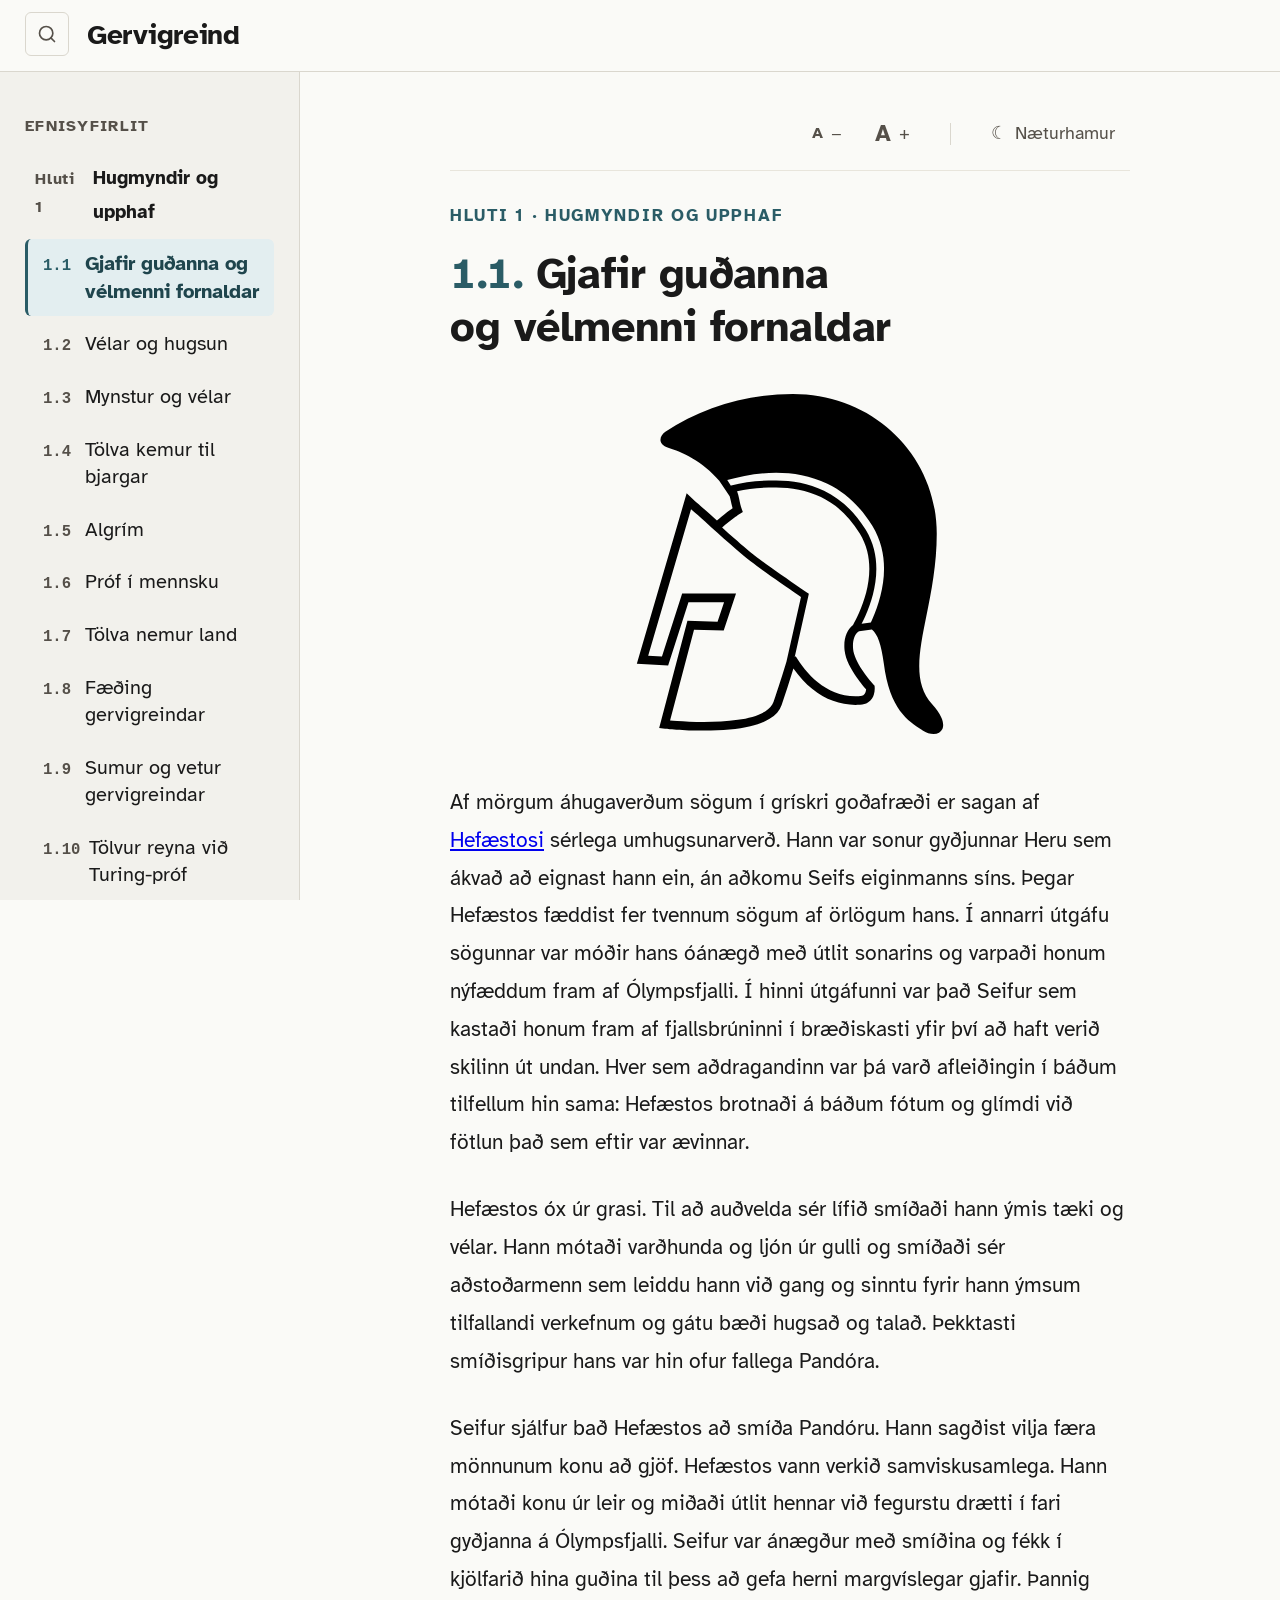
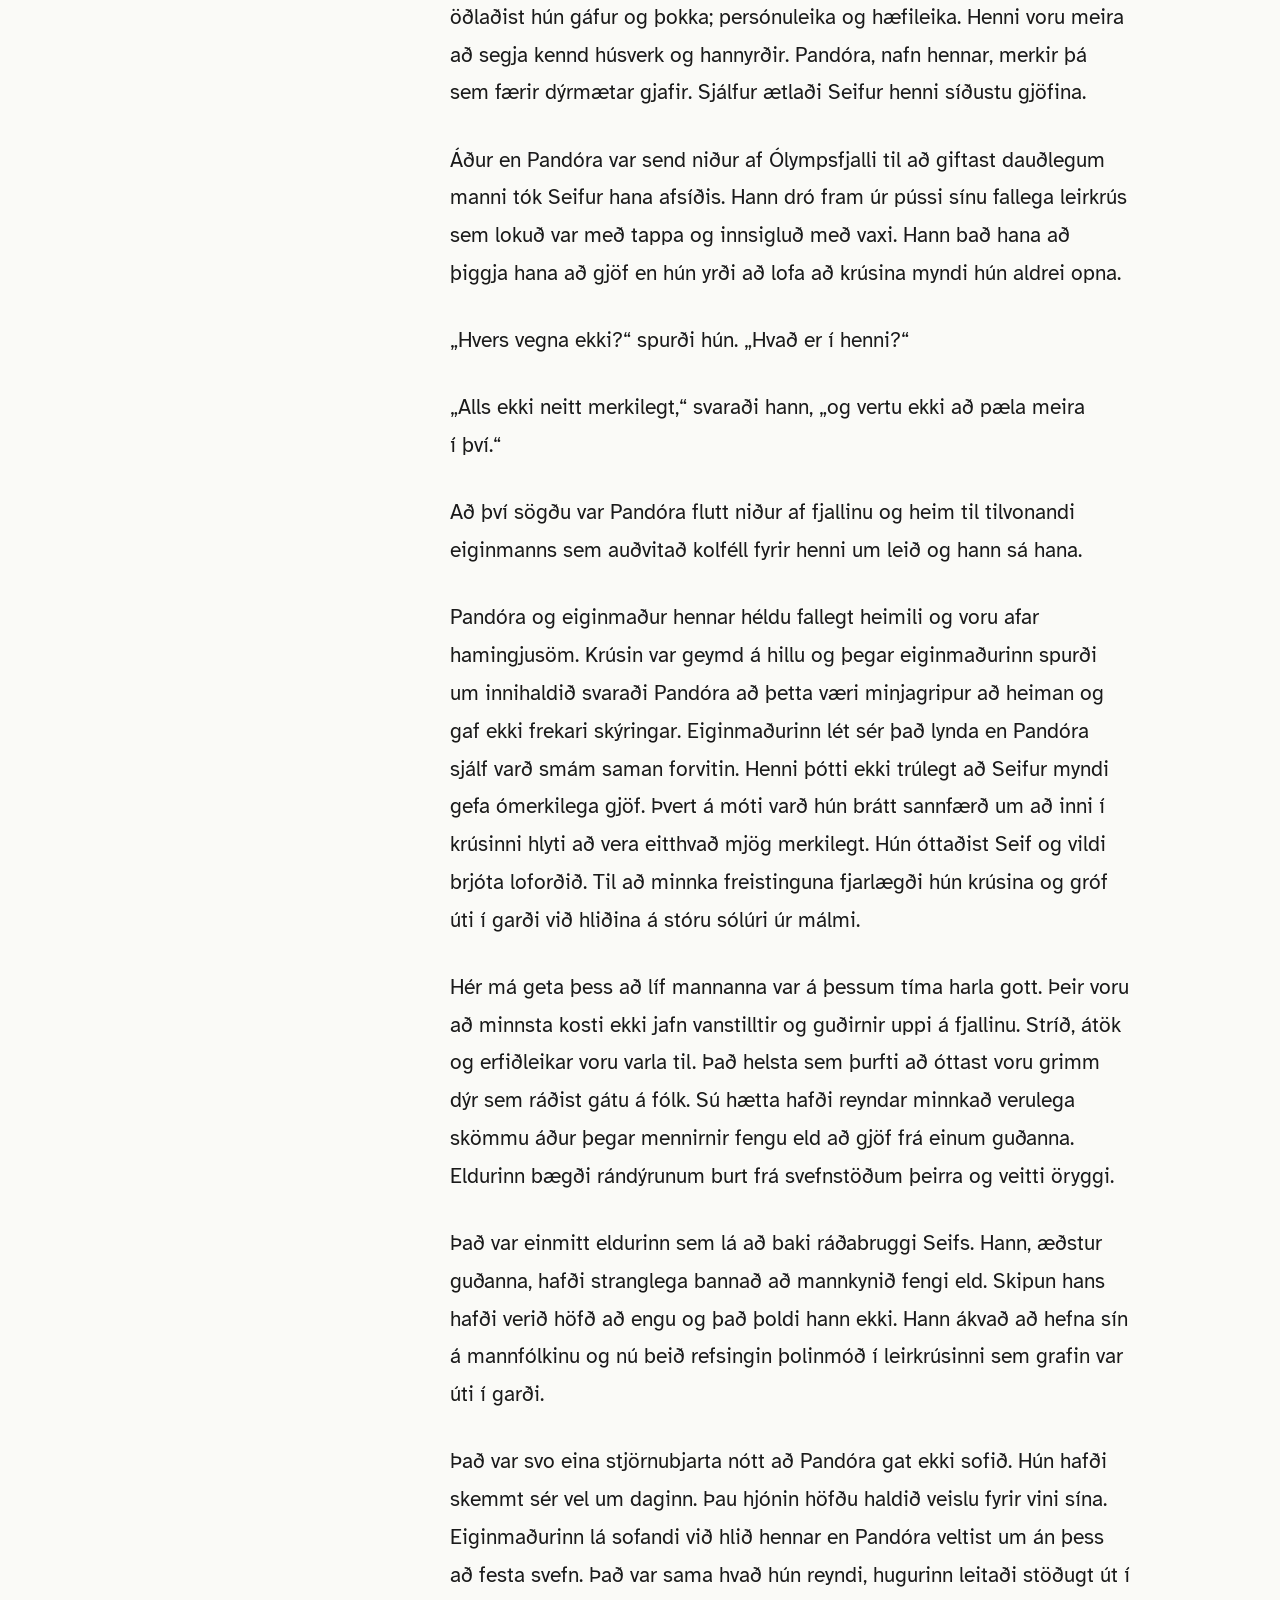
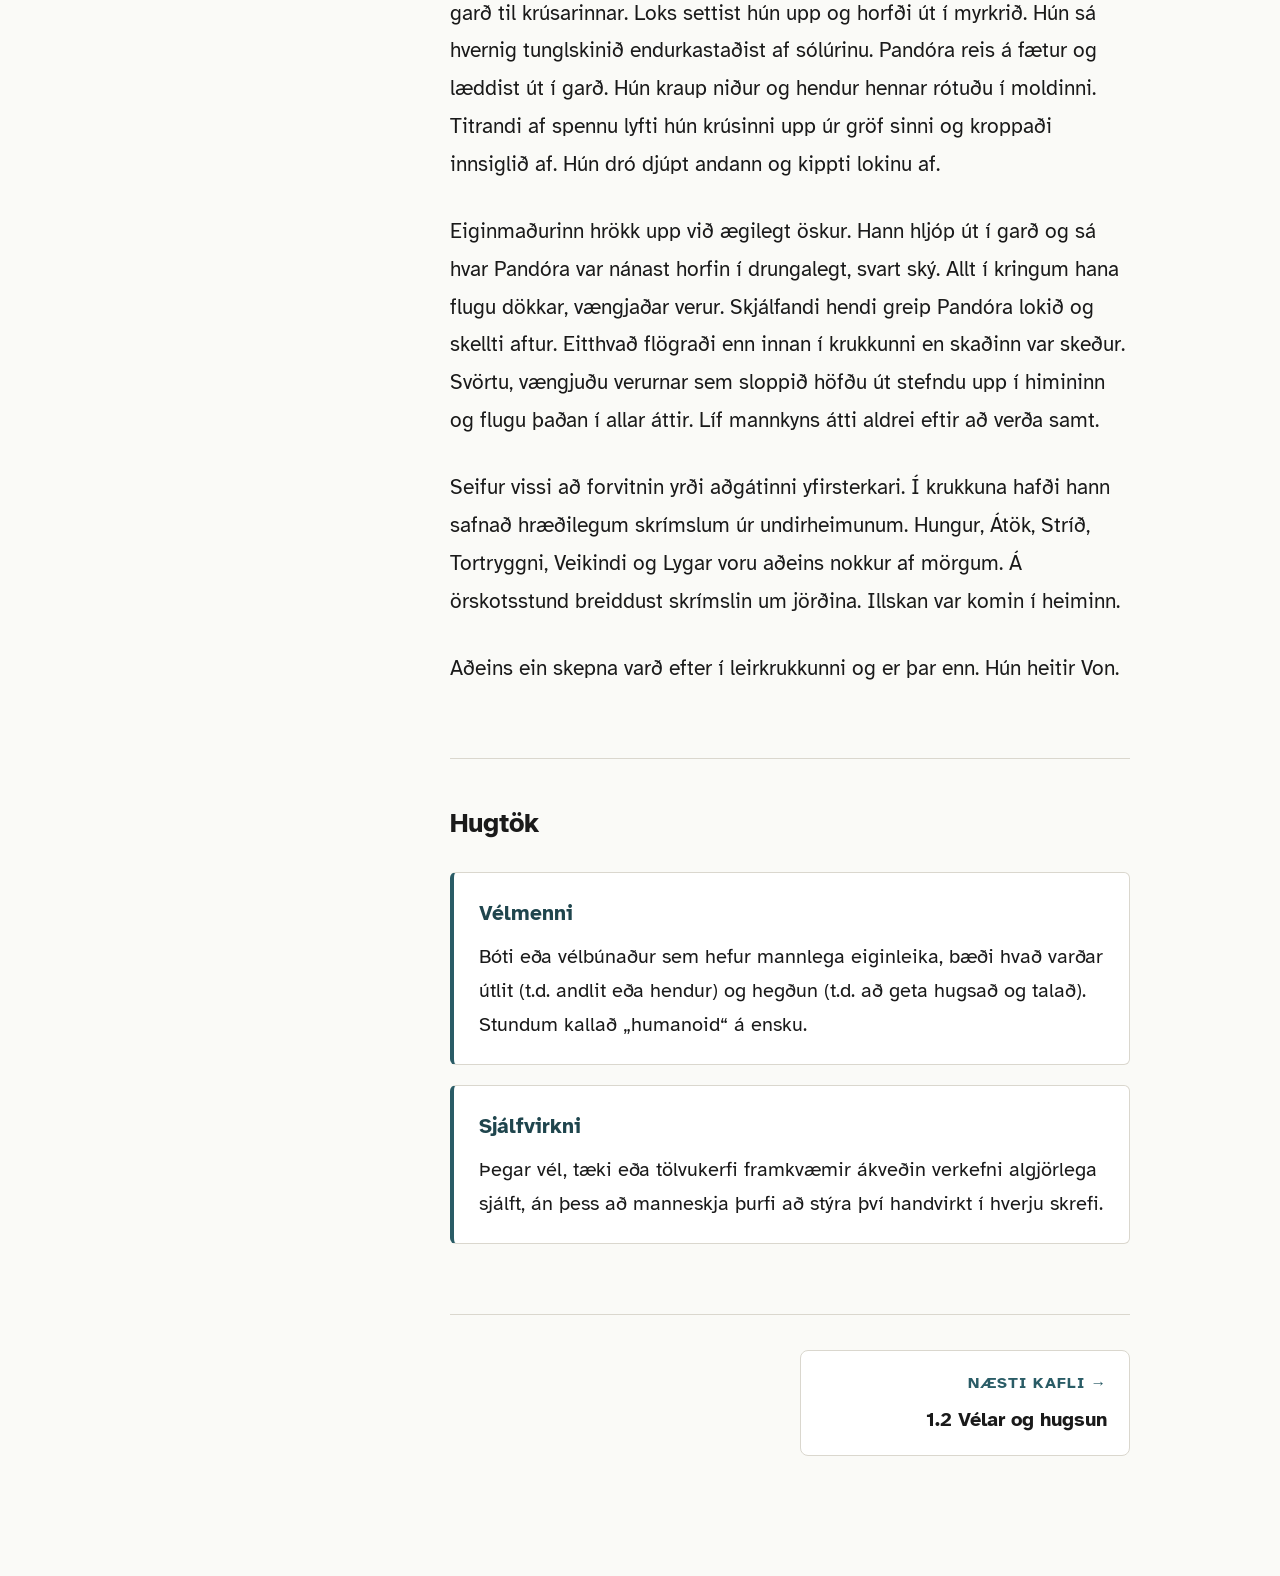
<file: index.html>
<!doctype html>
<html lang="is">
<head>
  <meta charset="utf-8" />
  <meta name="viewport" content="width=device-width, initial-scale=1" />
  <title>Gervigreind</title>
  <meta name="description" content="Vefbók um gervigreind fyrir íslenska nemendur á unglingastigi." />
  <link rel="stylesheet" href="style.css" />
</head>
<body>

  <a href="#main" class="skip-link">Hoppa í aðalefni</a>

  <header class="site-header">
    <button class="menu-toggle" type="button" aria-label="Sýna kaflalista" aria-expanded="false" aria-controls="sidebar">
      <svg width="22" height="22" viewBox="0 0 24 24" fill="none" stroke="currentColor" stroke-width="2" stroke-linecap="round" aria-hidden="true">
        <line x1="4" y1="7"  x2="20" y2="7"></line>
        <line x1="4" y1="12" x2="20" y2="12"></line>
        <line x1="4" y1="17" x2="20" y2="17"></line>
      </svg>
    </button>
    <div class="brand">
      <button class="search-toggle" type="button" aria-label="Leita í bókinni" title="Leita">
      <svg width="20" height="20" viewBox="0 0 24 24" fill="none" stroke="currentColor" stroke-width="2" stroke-linecap="round" aria-hidden="true">
        <circle cx="11" cy="11" r="8"></circle>
        <line x1="21" y1="21" x2="16.65" y2="16.65"></line>
      </svg>
    </button>
      <h1 class="brand-title">Gervigreind</h1>
    </div>
  </header>
<div class="search-overlay" id="search-overlay" role="dialog" aria-modal="true" aria-label="Leit">
    <div class="search-box">
      <div class="search-input-row">
        <svg class="search-icon" width="18" height="18" viewBox="0 0 24 24" fill="none" stroke="currentColor" stroke-width="2" stroke-linecap="round" aria-hidden="true">
          <circle cx="11" cy="11" r="8"></circle>
          <line x1="21" y1="21" x2="16.65" y2="16.65"></line>
        </svg>
        <input class="search-input" id="search-input" type="search" placeholder="Leita í bókinni…" autocomplete="off" spellcheck="false" />
        <button class="search-close" id="search-close" type="button" aria-label="Loka leit">
          <svg width="18" height="18" viewBox="0 0 24 24" fill="none" stroke="currentColor" stroke-width="2" stroke-linecap="round" aria-hidden="true">
            <line x1="18" y1="6" x2="6" y2="18"></line>
            <line x1="6" y1="6" x2="18" y2="18"></line>
          </svg>
        </button>
      </div>
      <div class="search-results" id="search-results" role="listbox" aria-label="Leitarniðurstöður"></div>
    </div>
  </div>
  <div class="layout">
    <nav id="sidebar" class="sidebar" aria-label="Kaflar bókarinnar">
      <h2 class="sidebar-heading">Efnisyfirlit</h2>
      <ol id="toc" class="toc"></ol>
    </nav>

    <div class="sidebar-scrim" id="sidebar-scrim" aria-hidden="true"></div>

    <main id="main" class="content" tabindex="-1">
      <div class="reading-toolbar" role="toolbar" aria-label="Lesstillingar">
        <div class="rt-group" role="group" aria-label="Leturstærð">
          <button id="rt-font-down" class="rt-btn" type="button" aria-label="Minna letur" title="Minna letur">
            <span class="rt-a-sm" aria-hidden="true">A</span>
            <span aria-hidden="true">−</span>
          </button>
          <button id="rt-font-up" class="rt-btn" type="button" aria-label="Stærra letur" title="Stærra letur">
            <span class="rt-a-lg" aria-hidden="true">A</span>
            <span aria-hidden="true">+</span>
          </button>
        </div>
        <span class="rt-divider" aria-hidden="true"></span>
        <button id="rt-sepia" class="rt-btn" type="button" aria-pressed="false" title="Næturhamur — dökkur bakgrunnur">
          <span aria-hidden="true">☾</span>
          <span>Næturhamur</span>
        </button>
      </div>
      <article id="chapter" class="chapter" aria-live="polite"></article>
    </main>
  </div>

  <script src="widgets/loom.js"></script>
  <script src="widgets/enigma.js"></script>
  <script src="widgets/binary-search.js"></script>
  <script src="widgets/computer-compare.js"></script>
  <script src="widgets/chinese-room.js"></script>
  <script src="widgets/binary-table.js"></script>
  <script src="widgets/binary-converter.js"></script>
  <script src="widgets/char-encoder.js"></script>
  <script src="widgets/rgb-mixer.js"></script>
  <script src="widgets/audio-freq.js"></script>
  <script src="widgets/logic-diagrams.js"></script>
  <script src="widgets/monty-hall.js"></script>
  <script src="widgets/logic-gates.js"></script>
  <script src="widgets/half-adder.js"></script>
  <script src="widgets/boole-table.js"></script>
  <script src="widgets/and-circuit.js"></script>
  <script src="widgets/or-circuit.js"></script>
  <script src="widgets/gate-builder.js"></script>
  <script src="widgets/truth-table.js"></script>
  <script src="widgets/half-adder-visual.js"></script>
  <script src="widgets/adder-tool.js"></script>
  <script src="widgets/rgb-game.js"></script>
  <script src="widgets/triode.js"></script>
  <script src="widgets/light-sensors.js"></script>
  <script src="widgets/neuron-loss.js"></script>
  <script src="widgets/line-separator.js"></script>
  <script src="widgets/deep-blue-think.js"></script>
  <script src="widgets/moores-law.js"></script>
  <script src="widgets/imagenet.js"></script>
  <script src="widgets/alexnet.js"></script>
  <script src="widgets/learning-quiz.js"></script>
  <script src="widgets/ai-eras.js"></script>
  <script src="widgets/tokenizer.js"></script>
  <script src="widgets/next-token.js"></script>
  <script src="widgets/logic-slip.js"></script>
  <script src="widgets/ai-levels.js"></script>
  <script src="widgets/asimov-quiz.js"></script>
  <script src="widgets/four-voices.js"></script>
  <script src="widgets/philosophy.js"></script>

  <script>
    /* ---------- Kortlagning á Gagnvirkum Teikningum (Mapping) ---------- */
    var visualRenderers = {
      'jacquard loom': renderLoom,
      'enigma puzzle': renderEnigma,
      'binary search': renderBinarySearch,
      'computing power comparison': renderComputerCompare,
      'chinese room': renderChineseRoom,
      'binary table': renderBinaryTable,
      'binary converter': renderBinaryConverter,
      'character encoder': renderCharEncoder,
      'rgb mixer': renderRgbMixer,
      'audio frequency': renderAudioFreq,
      'logic diagrams': renderLogicDiagrams,
      'monty hall': renderMontyHall,
      'logic gates comparison': renderLogicGates,
      'half adder': renderHalfAdder,
      'boole table': renderBooleTable,
      'and circuit': renderAndCircuit,
      'or circuit': renderOrCircuit,
      'gate builder': renderGateBuilder,
      'truth table': renderTruthTable,
      'half adder visual': renderHalfAdderVisual,
      'adder tool': renderAdderTool,
      'rgb game': renderRgbGame,
      'triode switch': renderTriode,
      'light sensors': renderLightSensors,
      'neuron-loss': renderNeuronLoss,
      'line separator': renderLineSeparator,
      'deep blue think': renderDeepBlueThink,
      'moores law': renderMooresLaw,
      'imagenet': renderImageNet,
      'alexnet': renderAlexnet,
      'learning quiz': renderLearningQuiz,
      'ai eras': renderAIEras,
      'tokenizer': renderTokenizer,
      'next token': renderNextToken,
      'logic slip': renderLogicSlip,
      'ai levels': renderAILevels,
      'asimov quiz': renderAsimovQuiz,
      'four voices': renderFourVoices,
      'philosophy': renderPhilosophy
    };

    /* ---------- Hjálpartól ---------- */
    function el(tag, attrs, children) {
      var node = document.createElement(tag);
      if (attrs) {
        Object.keys(attrs).forEach(function (k) {
          if (k === 'class')      node.className = attrs[k];
          else if (k === 'text')  node.textContent = attrs[k];
          else if (k === 'html')  node.innerHTML = attrs[k];
          else                    node.setAttribute(k, attrs[k]);
        });
      }
      (children || []).forEach(function (c) {
        if (c) node.appendChild(c);
      });
      return node;
    }

    (function () {
      'use strict';

      // Alþjóðleg gagnageymsla fyrir dýnamíska hleðslu
      window.globalBookData = null;

      /* Númer eins og „1.3“ — byggt á röð kafla innan eigin hluta. */
      function chapterNumber(chapter) {
        var data = window.globalBookData;
        if (!data || !data.chapters) return chapter.part + '.1';
        var partChapters = data.chapters.filter(function (c) { return c.part === chapter.part; });
        var idx = partChapters.findIndex(function (c) { return c.id === chapter.id; });
        return chapter.part + '.' + (idx !== -1 ? (idx + 1) : 1);
      }

      /* ---------- Snið á texta (Markdown-ish með XSS vörn) ---------- */
      function formatParagraphText(text) {
        var safeText = text
          .replace(/&/g, "&amp;")
          .replace(/</g, "&lt;")
          .replace(/>/g, "&gt;");

        safeText = safeText.replace(/\*\*(.*?)\*\*/g, '<strong>$1</strong>');
        safeText = safeText.replace(/\*(.*?)\*/g, '<em>$1</em>');

        safeText = safeText.replace(/\[(.*?)\]\((.*?)\)/g, function(match, linkText, url) {
          var cleanUrl = url.trim().toLowerCase();
          var isSafe = cleanUrl.indexOf('http://') === 0 || 
                       cleanUrl.indexOf('https://') === 0 || 
                       cleanUrl.indexOf('#') === 0;
          var finalUrl = isSafe ? url : '#';
          return '<a href="' + finalUrl + '" target="_blank" rel="noopener">' + linkText + '</a>';
        });

        return safeText;
      }

      /* ---------- Skýringarmyndir Kerfi (með villuvörn) ---------- */
      function renderVisual(visual) {
        var key = (visual.description || '').toLowerCase();

        if (visual.type === 'principles') {
          var prf = el('figure', { class: 'chapter-principles', role: 'group',
            'aria-label': visual.title || 'Reglur' });
          if (visual.title) {
            prf.appendChild(el('h3', { class: 'chapter-principles-title', text: visual.title }));
          }
          var ol = el('ol', { class: 'chapter-principles-list' });
          (visual.items || []).forEach(function (item) {
            var li = el('li', { class: 'chapter-principles-item' });
            li.appendChild(el('span', { class: 'chapter-principles-text', text: item }));
            ol.appendChild(li);
          });
          prf.appendChild(ol);
          return prf;
        }

        if (visual.type === 'photo') {
          var pf = el('figure', { class: 'chapter-photo' });
          var pwrap = el('div', { class: 'chapter-photo-frame' });
          var pimg = el('img', {
            src: visual.src || visual.description || '',
            alt: visual.alt || '',
            class: 'chapter-photo-img',
            loading: 'lazy',
            decoding: 'async'
          });
          pwrap.appendChild(pimg);
          pf.appendChild(pwrap);
          if (visual.caption || visual.credit) {
            var cap = el('figcaption', { class: 'chapter-photo-caption' });
            if (visual.caption) {
              cap.appendChild(el('span', { class: 'chapter-photo-text', text: visual.caption }));
            }
            if (visual.credit) {
              cap.appendChild(el('span', { class: 'chapter-photo-credit', text: visual.credit }));
            }
            pf.appendChild(cap);
          }
          return pf;
        }

        if (visual.type === 'illustration' || key.indexOf('illustration') !== -1) {
          var ilf = el('figure', { class: 'chapter-illustration' });
          var ili = el('img', {
            src: visual.description,
            alt: '',
            class: 'chapter-illustration-img',
            'aria-hidden': 'true', loading: 'lazy'
          });
          ilf.appendChild(ili);
          return ilf;
        }

        if (visualRenderers[key]) {
          try {
            var figure = el('figure');
            visualRenderers[key](figure);
            return figure;
          } catch (error) {
            console.error("Villa við að ræsa tól: " + key, error);
            return el('div', { class: 'error-msg', text: 'Ekki tókst að hlaða þessu gagnvirka tæki.' });
          }
        }

        return el('figure', { class: 'visual-placeholder', role: 'img', 'aria-label': visual.description || 'Skýringarmynd' }, [
          el('p', { class: 'visual-placeholder-label', text: 'Skýringarmynd' + (visual.type ? ' · ' + visual.type : '') }),
          el('p', { class: 'visual-placeholder-desc',  text: visual.description || 'Mynd kemur hér.' })
        ]);
      }

      /* ---------- Hliðarstika (efnisyfirlit) ---------- */
      function renderToc(currentId) {
        var toc = document.getElementById('toc');
        if (!toc) return;
        toc.innerHTML = '';

        var data = window.globalBookData;
        if (!data || !data.parts) return;

        data.parts.forEach(function (part) {
          var partItem = el('li', { class: 'toc-part' });
          partItem.appendChild(el('h3', { class: 'toc-part-title' }, [
            el('span', { class: 'toc-part-num', text: 'Hluti ' + part.number }),
            el('span', { text: part.title })
          ]));

          var chaptersInPart = data.chapters.filter(function (c) { return c.part === part.number; });
          var list = el('ol', { class: 'toc-chapters' });

          if (chaptersInPart.length === 0) {
            list.appendChild(el('li', {}, [el('span', { class: 'toc-empty', text: 'Kemur síðar' })]));
          } else {
            chaptersInPart.forEach(function (ch) {
              var link = el('a', { class: 'toc-link' + (ch.id === currentId ? ' is-current' : ''), href: '#' + ch.id });
              link.appendChild(el('span', { class: 'toc-link-num', text: chapterNumber(ch) }));
              link.appendChild(document.createTextNode(ch.title));
              if (ch.id === currentId) link.setAttribute('aria-current', 'page');
              list.appendChild(el('li', {}, [link]));
            });
          }
          partItem.appendChild(list); 
          toc.appendChild(partItem);
        });
      }

      /* ---------- Sýna Kafla ---------- */
      function renderChapter(chapter) {
        var root = document.getElementById('chapter'); 
        if (!root) return;
        root.innerHTML = '';

        if (!chapter) {
          root.appendChild(el('div', { class: 'empty-state' }, [
            el('h2', { text: 'Kaflinn fannst ekki' }), 
            el('p',  { text: 'Veldu kafla úr listanum til vinstri.' })
          ]));
          return;
        }

        var data = window.globalBookData;
        var part = data.parts.find(function (p) { return p.number === chapter.part; });
        root.appendChild(el('p', { class: 'chapter-eyebrow', text: 'Hluti ' + chapter.part + (part ? ' · ' + part.title : '') }));

        var title = el('h1', { class: 'chapter-title' });
        title.appendChild(el('span', { class: 'chapter-title-num', text: chapterNumber(chapter) + '. ' }));
        title.appendChild(document.createTextNode(chapter.title)); 
        root.appendChild(title);

        var allVisuals = (chapter.visuals || []).concat(chapter.visual ? [chapter.visual] : []);
        var illus = allVisuals.filter(function(v) { return v.type === 'illustration'; });
        var otherVisuals = allVisuals.filter(function(v) { return v.type !== 'illustration'; });

        illus.forEach(function(v) {
          var wrap = el('div', { class: 'chapter-illustration' });
          wrap.appendChild(el('img', { src: v.description, alt: '', class: 'chapter-illustration-img', 'aria-hidden': 'true', loading: 'lazy' }));
          root.appendChild(wrap);
        });

        var body = el('div', { class: 'chapter-body' });
        var byAfter = {}; 
        var endVisuals = [];
        
        otherVisuals.forEach(function (v) {
          if (typeof v.after === 'number') (byAfter[v.after] = byAfter[v.after] || []).push(v);
          else endVisuals.push(v);
        });

        (chapter.text || []).forEach(function (paragraph, idx) {
          var formattedHtml = formatParagraphText(paragraph);
          var trimmed = paragraph.trim();
          // Heil málsgrein vafin í íslenskar gæsalappir (eitt stök vitnun)
          // verður <blockquote>. Innra „ útilokar samtals-málsgreinar með
          // bæði beinni og óbeinni ræðu.
          var isBlockquote =
            trimmed.length > 40 &&
            trimmed.charAt(0) === '\u201E' &&
            trimmed.charAt(trimmed.length - 1) === '\u201C' &&
            trimmed.indexOf('\u201E', 1) === -1;
          if (isBlockquote) {
            // Klippa ystu gæsalappirnar af; CSS bætir þeim aftur með ::before/::after
            var inner = trimmed.slice(1, -1).trim();
            var formattedQuote = formatParagraphText(inner);
            body.appendChild(el('blockquote', { class: 'chapter-quote', html: formattedQuote }));
          } else {
            body.appendChild(el('p', { html: formattedHtml }));
          }
          if (byAfter[idx]) { byAfter[idx].forEach(function (v) { body.appendChild(renderVisual(v)); }); }
        });
        
        endVisuals.forEach(function (v) { body.appendChild(renderVisual(v)); });

        if (chapter.poem) {
          var poem = chapter.poem;
          var poemFig = el('figure', { class: 'chapter-poem', role: 'group', 'aria-label': 'Ljóð: ' + (poem.title || '') });
          if (poem.title) {
            poemFig.appendChild(el('h2', { class: 'chapter-poem-title', text: poem.title }));
          }
          (poem.stanzas || []).forEach(function (stanza) {
            var stz = el('div', { class: 'chapter-poem-stanza' });
            stanza.forEach(function (line) {
              stz.appendChild(el('p', { class: 'chapter-poem-line', text: line }));
            });
            poemFig.appendChild(stz);
          });
          if (poem.author) {
            poemFig.appendChild(el('figcaption', { class: 'chapter-poem-author', text: '— ' + poem.author }));
          }
          body.appendChild(poemFig);
        }

        root.appendChild(body);

        if (chapter.concepts && chapter.concepts.length) {
          var section = el('section', { class: 'concepts', 'aria-labelledby': 'concepts-heading' });
          section.appendChild(el('h2', { id: 'concepts-heading', class: 'concepts-heading', text: 'Hugtök' }));
          var list = el('div', { class: 'concept-list' });
          chapter.concepts.forEach(function (c) {
            list.appendChild(el('div', { class: 'concept' }, [
              el('h3', { class: 'concept-term', text: c.term }), 
              el('p',  { class: 'concept-explanation', text: c.explanation })
            ]));
          });
          section.appendChild(list); 
          root.appendChild(section);
        }

        var allChapters = data.chapters; 
        var cIdx = allChapters.findIndex(function(c) { return c.id === chapter.id; });
        var prev = cIdx > 0 ? allChapters[cIdx - 1] : null; 
        var next = cIdx < allChapters.length - 1 ? allChapters[cIdx + 1] : null;

        if (prev || next) {
          var nav = el('nav', { class: 'chapter-nav', 'aria-label': 'Leiðsögn á milli kafla' });
          if (prev) {
            var prevLink = el('a', { class: 'chapter-nav-link chapter-nav-prev', href: '#' + prev.id });
            prevLink.appendChild(el('span', { class: 'chapter-nav-dir', text: '← Fyrri kafli' }));
            prevLink.appendChild(el('span', { class: 'chapter-nav-title', text: chapterNumber(prev) + ' ' + prev.title }));
            nav.appendChild(prevLink);
          } else { nav.appendChild(el('span')); }
          if (next) {
            var nextLink = el('a', { class: 'chapter-nav-link chapter-nav-next', href: '#' + next.id });
            nextLink.appendChild(el('span', { class: 'chapter-nav-dir', text: 'Næsti kafli →' }));
            nextLink.appendChild(document.createTextNode(' '));
            nextLink.appendChild(el('span', { class: 'chapter-nav-title', text: chapterNumber(next) + ' ' + next.title }));
            nav.appendChild(nextLink);
          }
          root.appendChild(nav);
        }

        document.title = chapterNumber(chapter) + ' ' + chapter.title + ' — ' + data.title;
        window.scrollTo({ top: 0, behavior: 'auto' });
      }

      /* ---------- Leiðsögn með dýnamískri hleðslu (Fetch API) ---------- */
      function showCurrent() {
        var id = (location.hash || '').replace(/^#/, '');
        
        if (!window.globalBookData) {
          fetch('kaflar-json/book-toc.json?v=' + Date.now())
            .then(function(res) { return res.json(); })
            .then(function(data) {
              window.globalBookData = data;
              processRouting(id);
            })
            .catch(function(err) { console.error("Gat ekki hlaðið efnisyfirliti:", err); });
        } else {
          processRouting(id);
        }
      }

      function processRouting(id) {
        if (!id && window.globalBookData.chapters.length > 0) {
          id = window.globalBookData.chapters[0].id;
        }

        id = id.replace(/[^a-z0-9\-]/gi, '');
        fetch('kaflar-json/' + id + '.json?v=' + Date.now())
          .then(function (response) {
            if (!response.ok) throw new Error('Kafli fannst ekki: ' + response.status);
            return response.json();
          })
          .then(function (chapterData) {
            renderToc(chapterData.id); 
            renderChapter(chapterData);
          })
          .catch(function (error) {
            console.error("Villa við að sækja kafla: ", error);
            renderChapter(null); 
          });
      }

      /* ---------- Hliðarstika og lesstillingar ---------- */
      var sidebar = document.getElementById('sidebar'); 
      var scrim = document.getElementById('sidebar-scrim'); 
      var toggle = document.querySelector('.menu-toggle');
      
      function setSidebar(open) { 
        sidebar.classList.toggle('is-open', open); 
        scrim.classList.toggle('is-visible', open); 
        toggle.setAttribute('aria-expanded', open ? 'true' : 'false'); 
      }
      
      toggle.addEventListener('click', function () { setSidebar(!sidebar.classList.contains('is-open')); });
      scrim.addEventListener('click', function () { setSidebar(false); });
      sidebar.addEventListener('click', function (e) { if (e.target.closest('a.toc-link') && window.matchMedia('(max-width: 860px)').matches) setSidebar(false); });

      var FONT_SIZES = [18, 20, 22];
      var fontSizeIndex = parseInt(localStorage.getItem('fontSize') || '1');
      var darkOn = localStorage.getItem('darkOn') === 'true';
      
      function applyReadingSettings() {
        localStorage.setItem('fontSize', fontSizeIndex);
        localStorage.setItem('darkOn', darkOn);
        document.documentElement.style.fontSize = FONT_SIZES[fontSizeIndex] + 'px'; 
        document.body.classList.toggle('is-dark', darkOn);
        document.getElementById('rt-font-down').disabled = (fontSizeIndex === 0);
        document.getElementById('rt-font-up').disabled = (fontSizeIndex === FONT_SIZES.length - 1);
        document.getElementById('rt-sepia').setAttribute('aria-pressed', darkOn ? 'true' : 'false');
      }
      
      document.getElementById('rt-font-down').addEventListener('click', function () { if (fontSizeIndex > 0) { fontSizeIndex--; applyReadingSettings(); } });
      document.getElementById('rt-font-up').addEventListener('click', function () { if (fontSizeIndex < FONT_SIZES.length - 1) { fontSizeIndex++; applyReadingSettings(); } });
      document.getElementById('rt-sepia').addEventListener('click', function () { darkOn = !darkOn; applyReadingSettings(); });

      applyReadingSettings(); 
      window.addEventListener('hashchange', showCurrent); 
      showCurrent();

      /* ---------- Service worker fyrir offline-stuðning ---------- */
      if ('serviceWorker' in navigator) {
        window.addEventListener('load', function () {
          navigator.serviceWorker.register('sw.js').catch(function () {
            /* hljóðlega — bókin virkar áfram án offline-stuðnings */
          });
        });
      }
    })();
    /* ---------- Leit ---------- */
      var searchIndex = null;
      var searchOverlay = document.getElementById('search-overlay');
      var searchInput = document.getElementById('search-input');
      var searchResults = document.getElementById('search-results');

      function openSearch() {
        if (!searchIndex) {
          fetch('search-index.json?v=' + Date.now())
            .then(function(r) { return r.json(); })
            .then(function(data) { searchIndex = data; });
        }
        searchOverlay.classList.add('is-open');
        setTimeout(function() { searchInput.focus(); }, 50);
        document.body.style.overflow = 'hidden';
      }

      function closeSearch() {
        searchOverlay.classList.remove('is-open');
        searchInput.value = '';
        searchResults.innerHTML = '';
        document.body.style.overflow = '';
      }

      function doSearch(query) {
        searchResults.innerHTML = '';
        if (!searchIndex || query.length < 2) return;
        var q = query.toLowerCase();
        var hits = [];
        searchIndex.forEach(function(ch) {
          var inTitle = ch.title.toLowerCase().indexOf(q) !== -1;
          var inText  = ch.text.toLowerCase().indexOf(q) !== -1;
          if (inTitle || inText) {
            var excerpt = '';
            if (inText) {
              var pos = ch.text.toLowerCase().indexOf(q);
              var start = Math.max(0, pos - 60);
              var end   = Math.min(ch.text.length, pos + 100);
              excerpt = (start > 0 ? '…' : '') + ch.text.slice(start, end).replace(/\n/g, ' ') + (end < ch.text.length ? '…' : '');
              excerpt = excerpt.replace(new RegExp('(' + query.replace(/[.*+?^${}()|[\]\\]/g, '\\$&') + ')', 'gi'), '<mark>$1</mark>');
            }
            hits.push({ id: ch.id, title: ch.title, part: ch.part, excerpt: excerpt, inTitle: inTitle });
          }
        });
        hits.sort(function(a, b) { return (b.inTitle ? 1 : 0) - (a.inTitle ? 1 : 0); });
        hits = hits.slice(0, 8);
        if (hits.length === 0) {
          searchResults.innerHTML = '<p class="search-empty">Engar niðurstöður fundust.</p>';
          return;
        }
        hits.forEach(function(hit) {
          var item = el('a', { class: 'search-result', href: '#' + hit.id, role: 'option' });
          var top = el('div', { class: 'search-result-top' });
          top.appendChild(el('span', { class: 'search-result-part', text: 'Hluti ' + hit.part }));
          top.appendChild(el('span', { class: 'search-result-title', text: hit.title }));
          item.appendChild(top);
          if (hit.excerpt) {
            item.appendChild(el('p', { class: 'search-result-excerpt', html: hit.excerpt }));
          }
          item.addEventListener('click', function() { closeSearch(); });
          searchResults.appendChild(item);
        });
      }

      document.querySelector('.search-toggle').addEventListener('click', openSearch);
      document.getElementById('search-close').addEventListener('click', closeSearch);
      searchOverlay.addEventListener('click', function(e) { if (e.target === searchOverlay) closeSearch(); });
      searchInput.addEventListener('input', function() { doSearch(searchInput.value); });
      document.addEventListener('keydown', function(e) {
        if ((e.metaKey || e.ctrlKey) && e.key === 'k') { e.preventDefault(); openSearch(); }
        if (e.key === 'Escape' && searchOverlay.classList.contains('is-open')) closeSearch();
      });
  </script>
</body>
</html>
</file>
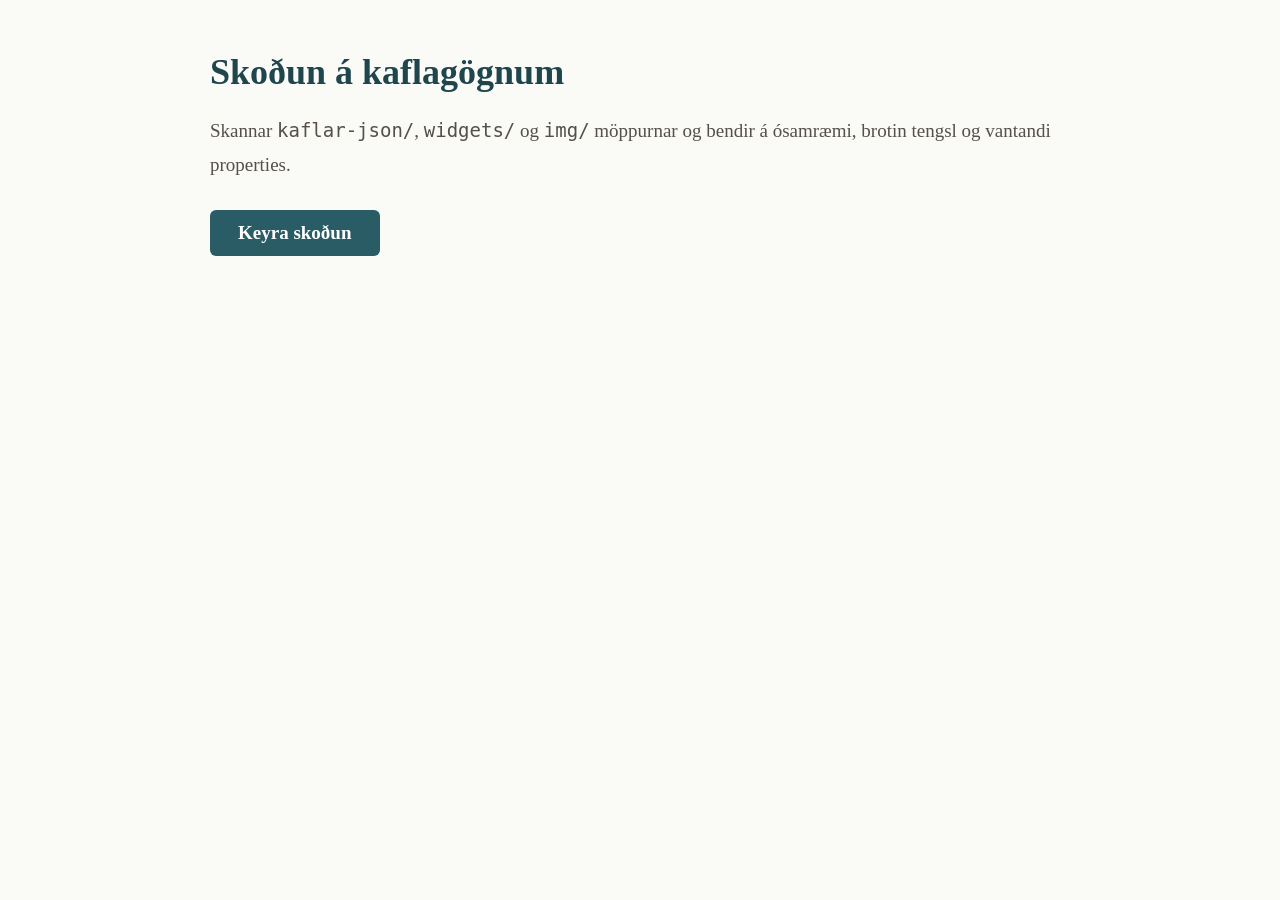
<file: validate.html>
<!doctype html>
<html lang="is">
<head>
  <meta charset="utf-8" />
  <meta name="viewport" content="width=device-width, initial-scale=1" />
  <title>Validation · Gervigreind</title>
  <link rel="stylesheet" href="style.css" />
  <style>
    body {
      margin: 0;
      padding: 2rem 1.5rem 4rem;
      background: var(--bg);
      color: var(--text);
      font-family: inherit;
      max-width: 920px;
      margin: 0 auto;
    }
    h1 {
      font-size: 1.8rem;
      margin: 0 0 0.4rem;
      color: var(--accent-hover);
    }
    .val-sub {
      color: var(--text-muted);
      font-size: 0.95rem;
      margin: 0 0 1.4rem;
    }
    .val-btn-row {
      display: flex;
      gap: 0.6rem;
      align-items: center;
      flex-wrap: wrap;
      margin-bottom: 1.6rem;
    }
    .val-btn {
      appearance: none;
      font-family: inherit;
      font-size: 0.95rem;
      font-weight: 700;
      padding: 0.6rem 1.4rem;
      border-radius: var(--radius);
      border: none;
      background: var(--accent);
      color: #fff;
      cursor: pointer;
    }
    .val-btn:hover { background: var(--accent-hover); }
    .val-btn:disabled { opacity: 0.5; cursor: progress; }
    body.is-dark .val-btn { color: #14171B; }

    .val-summary {
      display: grid;
      grid-template-columns: repeat(4, 1fr);
      gap: 0.6rem;
      margin-bottom: 1.6rem;
    }
    @media (max-width: 560px) { .val-summary { grid-template-columns: 1fr 1fr; } }
    .val-card {
      background: var(--bg-card);
      border: 1px solid var(--border);
      border-radius: 8px;
      padding: 0.85rem 1rem;
    }
    .val-card-label {
      font-family: ui-monospace, SFMono-Regular, Menlo, Consolas, monospace;
      font-size: 0.66rem;
      font-weight: 700;
      letter-spacing: 0.1em;
      color: var(--text-muted);
    }
    .val-card-num {
      font-family: ui-monospace, SFMono-Regular, Menlo, Consolas, monospace;
      font-size: 1.6rem;
      font-weight: 700;
      font-variant-numeric: tabular-nums;
      margin-top: 0.15rem;
      line-height: 1;
    }
    .val-card.ok       .val-card-num { color: #2A8A4A; }
    .val-card.warning  .val-card-num { color: #B07A1A; }
    .val-card.error    .val-card-num { color: #C8341A; }
    body.is-dark .val-card.ok      .val-card-num { color: #5FBF85; }
    body.is-dark .val-card.warning .val-card-num { color: #FFCB57; }
    body.is-dark .val-card.error   .val-card-num { color: #E84A2A; }

    .val-issue {
      background: var(--bg-card);
      border: 1px solid var(--border);
      border-radius: 8px;
      padding: 0.8rem 1rem;
      margin-bottom: 0.55rem;
    }
    .val-issue.error   { border-left: 4px solid #C8341A; }
    .val-issue.warning { border-left: 4px solid #B07A1A; }
    .val-issue.info    { border-left: 4px solid var(--text-muted); }
    body.is-dark .val-issue.error   { border-left-color: #E84A2A; }
    body.is-dark .val-issue.warning { border-left-color: #FFCB57; }

    .val-issue-head {
      display: flex;
      gap: 0.6rem;
      align-items: baseline;
      margin-bottom: 0.25rem;
      flex-wrap: wrap;
    }
    .val-issue-level {
      font-family: ui-monospace, SFMono-Regular, Menlo, Consolas, monospace;
      font-size: 0.66rem;
      font-weight: 700;
      letter-spacing: 0.12em;
      padding: 0.1rem 0.5rem;
      border-radius: 4px;
    }
    .val-issue.error   .val-issue-level { background: rgba(200,52,26,0.12); color: #A02818; }
    .val-issue.warning .val-issue-level { background: rgba(176,122,26,0.14); color: #8C6420; }
    .val-issue.info    .val-issue-level { background: rgba(120,120,120,0.12); color: var(--text-muted); }
    body.is-dark .val-issue.error   .val-issue-level { color: #FFB0A0; }
    body.is-dark .val-issue.warning .val-issue-level { color: #FFCB57; }

    .val-issue-source {
      font-family: ui-monospace, SFMono-Regular, Menlo, Consolas, monospace;
      font-size: 0.8rem;
      font-weight: 700;
      color: var(--text);
    }
    .val-issue-msg {
      font-size: 0.9rem;
      color: var(--text);
      line-height: 1.5;
      margin: 0;
    }
    .val-issue-msg code {
      font-family: ui-monospace, SFMono-Regular, Menlo, Consolas, monospace;
      font-size: 0.85em;
      background: var(--bg-elev);
      padding: 0.05rem 0.3rem;
      border-radius: 3px;
    }
    .val-empty {
      text-align: center;
      color: var(--text-muted);
      padding: 2rem 1rem;
      font-style: italic;
    }
    .val-section-h {
      font-size: 1.05rem;
      font-weight: 700;
      margin: 1.6rem 0 0.5rem;
      color: var(--text);
    }
  </style>
</head>
<body>
  <h1>Skoðun á kaflagögnum</h1>
  <p class="val-sub">Skannar <code>kaflar-json/</code>, <code>widgets/</code> og <code>img/</code> möppurnar og bendir á ósamræmi, brotin tengsl og vantandi properties.</p>

  <div class="val-btn-row">
    <button id="run" class="val-btn">Keyra skoðun</button>
    <span id="status" style="color: var(--text-muted); font-size: 0.9rem;"></span>
  </div>

  <div id="summary" class="val-summary" style="display: none;">
    <div class="val-card ok"><div class="val-card-label">KAFLAR</div><div class="val-card-num" id="sum-ok">0</div></div>
    <div class="val-card error"><div class="val-card-label">VILLUR</div><div class="val-card-num" id="sum-err">0</div></div>
    <div class="val-card warning"><div class="val-card-label">VIÐVARANIR</div><div class="val-card-num" id="sum-warn">0</div></div>
    <div class="val-card"><div class="val-card-label">UPPL.</div><div class="val-card-num" id="sum-info">0</div></div>
  </div>

  <div id="issues"></div>

  <script>
  (function () {
    // Listi yfir gild widget-heiti (úr index.html). Uppfærist handvirkt þegar nýtt widget bætist við.
    var KNOWN_WIDGETS = [
      'jacquard loom','enigma puzzle','binary search','computing power comparison','chinese room',
      'binary table','binary converter','character encoder','rgb mixer','audio frequency',
      'logic diagrams','monty hall','logic gates comparison','half adder','boole table',
      'and circuit','or circuit','gate builder','truth table','half adder visual',
      'adder tool','rgb game','triode switch','light sensors','line separator',
      'deep blue think','moores law','imagenet','alexnet','learning quiz',
      'ai eras','tokenizer','gradient limits','next token','logic slip',
      'ai levels','asimov quiz','four voices','philosophy'
    ];

    var issues = [];

    function issue(level, source, msg) {
      issues.push({ level: level, source: source, msg: msg });
    }

    function isString(v) { return typeof v === 'string'; }
    function isArray(v)  { return Object.prototype.toString.call(v) === '[object Array]'; }
    function isNumber(v) { return typeof v === 'number' && !isNaN(v); }

    async function fetchJson(path) {
      var r = await fetch(path + '?n=' + Date.now());
      if (!r.ok) throw new Error('HTTP ' + r.status);
      var txt = await r.text();
      try {
        return JSON.parse(txt);
      } catch (e) {
        // finna línuna sem JSON parserinn klikkaði á (Chrome/Safari skilar mismunandi sniði)
        var loc = '';
        var m = e.message.match(/position\s+(\d+)/i);
        if (m) {
          var pos = parseInt(m[1], 10);
          var line = txt.substring(0, pos).split('\n').length;
          loc = ' (lína ' + line + ')';
        }
        throw new Error('Ógilt JSON' + loc + ': ' + e.message);
      }
    }

    async function tryFetch(path) {
      try {
        var r = await fetch(path + '?n=' + Date.now(), { method: 'HEAD' });
        return r.ok;
      } catch (e) {
        return false;
      }
    }

    async function run() {
      issues = [];
      document.getElementById('issues').innerHTML = '';
      document.getElementById('summary').style.display = 'none';
      document.getElementById('status').textContent = 'Sæki book-toc.json …';

      var toc;
      try {
        toc = await fetchJson('kaflar-json/book-toc.json');
      } catch (e) {
        issue('error', 'book-toc.json', e.message);
        return finish(0);
      }

      // staðfesta TOC strúktúr
      if (!isString(toc.title))   issue('error', 'book-toc.json', 'Vantar "title" (texti).');
      if (!isString(toc.author))  issue('warning', 'book-toc.json', 'Vantar "author" (texti).');
      if (!isArray(toc.parts))    issue('error', 'book-toc.json', 'Vantar "parts" (fylki).');
      if (!isArray(toc.chapters)) {
        issue('error', 'book-toc.json', 'Vantar "chapters" (fylki).');
        return finish(0);
      }

      var partNumbers = (toc.parts || []).map(function (p) { return p.number; });
      var seenIds = {};
      var validChapters = 0;

      document.getElementById('status').textContent = 'Skanna ' + toc.chapters.length + ' kafla …';

      for (var i = 0; i < toc.chapters.length; i++) {
        var c = toc.chapters[i];
        var label = 'TOC #' + (i + 1) + ' "' + (c.title || '?') + '"';

        if (!isString(c.id) || !c.id.trim()) {
          issue('error', label, 'Kafli án id í book-toc.');
          continue;
        }
        if (!isString(c.title) || !c.title.trim()) {
          issue('error', label, 'Kafli án title í book-toc.');
        }
        if (!isNumber(c.part)) {
          issue('error', label, 'Kafli "' + c.id + '" án part-númers í book-toc.');
        } else if (partNumbers.length && partNumbers.indexOf(c.part) === -1) {
          issue('error', label, 'Kafli "' + c.id + '" vísar í part=' + c.part + ' sem er ekki í parts.');
        }
        if (seenIds[c.id]) {
          issue('error', label, 'Tvítekið id "' + c.id + '" í book-toc.');
          continue;
        }
        seenIds[c.id] = true;

        // sækja sjálft kafla-JSON-ið
        var path = 'kaflar-json/' + c.id + '.json';
        var data;
        try {
          data = await fetchJson(path);
        } catch (e) {
          if (e.message.indexOf('HTTP 404') === 0 || e.message.indexOf('HTTP 4') === 0) {
            issue('error', c.id + '.json', 'Skrá fannst ekki — book-toc vísar í kafla sem ekki er til.');
          } else {
            issue('error', c.id + '.json', e.message);
          }
          continue;
        }

        // staðfesta strúktúr kaflans
        if (data.id !== c.id) {
          issue('error', c.id + '.json', 'Innra id "' + data.id + '" passar ekki við skráarnafn.');
        }
        if (isString(data.title) && data.title !== c.title) {
          issue('warning', c.id + '.json', 'Titill "' + data.title + '" passar ekki við book-toc ("' + c.title + '").');
        }
        if (data.part !== c.part) {
          issue('warning', c.id + '.json', 'Part-númer ' + data.part + ' passar ekki við book-toc (' + c.part + ').');
        }
        if (!isArray(data.text)) {
          issue('error', c.id + '.json', 'Vantar "text" (fylki af málsgreinum).');
        } else if (data.text.length === 0) {
          issue('warning', c.id + '.json', 'Tómt "text" — engar málsgreinar.');
        } else {
          for (var p = 0; p < data.text.length; p++) {
            if (!isString(data.text[p])) {
              issue('error', c.id + '.json', 'text[' + p + '] er ekki strengur.');
            } else if (/ {2,}/.test(data.text[p])) {
              issue('info', c.id + '.json', 'Tvöfalt bil í text[' + p + '] (möguleg innslátt).');
            }
          }
        }
        if (data.concepts !== undefined && !isArray(data.concepts)) {
          issue('error', c.id + '.json', '"concepts" er ekki fylki.');
        } else if (isArray(data.concepts)) {
          for (var ci = 0; ci < data.concepts.length; ci++) {
            var concept = data.concepts[ci];
            if (!isString(concept.term)) {
              issue('error', c.id + '.json', 'concepts[' + ci + '] vantar term.');
            }
            if (!isString(concept.explanation)) {
              issue('error', c.id + '.json', 'concepts[' + ci + '] vantar explanation.');
            }
          }
        }

        if (data.visuals !== undefined && !isArray(data.visuals)) {
          issue('error', c.id + '.json', '"visuals" er ekki fylki.');
        } else if (isArray(data.visuals)) {
          var paraCount = isArray(data.text) ? data.text.length : 0;
          for (var v = 0; v < data.visuals.length; v++) {
            var vis = data.visuals[v];
            if (!isString(vis.type)) {
              issue('error', c.id + '.json', 'visuals[' + v + '] vantar type.');
              continue;
            }
            if (vis.type === 'illustration') {
              if (!isString(vis.description) || vis.description.indexOf('img/') !== 0) {
                issue('error', c.id + '.json', 'visuals[' + v + '] illustration vantar gilt img-stíg.');
              } else {
                var imgOk = await tryFetch(vis.description);
                if (!imgOk) {
                  issue('error', c.id + '.json', 'Myndin "' + vis.description + '" finnst ekki á disk.');
                }
              }
            } else if (vis.type === 'interactive') {
              if (!isString(vis.description)) {
                issue('error', c.id + '.json', 'visuals[' + v + '] interactive vantar description.');
              } else if (KNOWN_WIDGETS.indexOf(vis.description) === -1) {
                issue('error', c.id + '.json', 'Óþekkt widget "' + vis.description + '" — ekki skráð í visualRenderers.');
              }
              if (vis.after !== undefined) {
                if (!isNumber(vis.after)) {
                  issue('error', c.id + '.json', 'visuals[' + v + '] after er ekki tala.');
                } else if (paraCount > 0 && (vis.after < 0 || vis.after >= paraCount)) {
                  issue('warning', c.id + '.json',
                    'visuals[' + v + '] after=' + vis.after + ' er utan málsgreina-bils (0–' + (paraCount - 1) + ').');
                }
              }
            } else if (vis.type === 'photo') {
              var psrc = vis.src || vis.description;
              if (!isString(psrc)) {
                issue('error', c.id + '.json', 'visuals[' + v + '] photo vantar src.');
              } else {
                var photoOk = await tryFetch(psrc);
                if (!photoOk) {
                  issue('error', c.id + '.json', 'photo finnst ekki: ' + psrc);
                }
              }
              if (!isString(vis.alt) || !vis.alt) {
                issue('warning', c.id + '.json', 'visuals[' + v + '] photo vantar alt-texta (aðgengi).');
              }
              if (vis.after !== undefined) {
                if (!isNumber(vis.after)) {
                  issue('error', c.id + '.json', 'visuals[' + v + '] after er ekki tala.');
                } else if (paraCount > 0 && (vis.after < 0 || vis.after >= paraCount)) {
                  issue('warning', c.id + '.json',
                    'visuals[' + v + '] after=' + vis.after + ' er utan málsgreina-bils (0–' + (paraCount - 1) + ').');
                }
              }
            } else if (vis.type === 'principles') {
              if (!isArray(vis.items) || vis.items.length === 0) {
                issue('error', c.id + '.json', 'visuals[' + v + '] principles vantar items-fylki.');
              }
              if (vis.after !== undefined) {
                if (!isNumber(vis.after)) {
                  issue('error', c.id + '.json', 'visuals[' + v + '] after er ekki tala.');
                } else if (paraCount > 0 && (vis.after < 0 || vis.after >= paraCount)) {
                  issue('warning', c.id + '.json',
                    'visuals[' + v + '] after=' + vis.after + ' er utan málsgreina-bils (0–' + (paraCount - 1) + ').');
                }
              }
            } else {
              issue('warning', c.id + '.json', 'Óþekkt type "' + vis.type + '" í visuals[' + v + '].');
            }
          }
        }

        validChapters++;
      }

      finish(validChapters);
    }

    function finish(validChapters) {
      var errors = issues.filter(function (i) { return i.level === 'error'; }).length;
      var warnings = issues.filter(function (i) { return i.level === 'warning'; }).length;
      var infos = issues.filter(function (i) { return i.level === 'info'; }).length;

      document.getElementById('summary').style.display = 'grid';
      document.getElementById('sum-ok').textContent   = String(validChapters);
      document.getElementById('sum-err').textContent  = String(errors);
      document.getElementById('sum-warn').textContent = String(warnings);
      document.getElementById('sum-info').textContent = String(infos);

      var box = document.getElementById('issues');
      box.innerHTML = '';

      if (issues.length === 0) {
        var ok = document.createElement('div');
        ok.className = 'val-empty';
        ok.textContent = '✓ Engar villur, viðvaranir né ábendingar. Bókin er hrein.';
        box.appendChild(ok);
        document.getElementById('status').textContent = 'Lokið — bókin er hrein.';
        return;
      }

      var order = { error: 0, warning: 1, info: 2 };
      issues.sort(function (a, b) {
        if (order[a.level] !== order[b.level]) return order[a.level] - order[b.level];
        return a.source.localeCompare(b.source);
      });

      // hópa
      var prev = '';
      issues.forEach(function (it) {
        if (it.level !== prev) {
          var h = document.createElement('div');
          h.className = 'val-section-h';
          h.textContent = it.level === 'error' ? 'Villur'
                        : it.level === 'warning' ? 'Viðvaranir'
                        : 'Ábendingar';
          box.appendChild(h);
          prev = it.level;
        }
        var div = document.createElement('div');
        div.className = 'val-issue ' + it.level;
        var head = document.createElement('div');
        head.className = 'val-issue-head';
        var lvl = document.createElement('span');
        lvl.className = 'val-issue-level';
        lvl.textContent = it.level === 'error' ? 'VILLA' : it.level === 'warning' ? 'VIÐVÖRUN' : 'UPPL';
        head.appendChild(lvl);
        var src = document.createElement('span');
        src.className = 'val-issue-source';
        src.textContent = it.source;
        head.appendChild(src);
        div.appendChild(head);
        var msg = document.createElement('p');
        msg.className = 'val-issue-msg';
        msg.textContent = it.msg;
        div.appendChild(msg);
        box.appendChild(div);
      });

      document.getElementById('status').textContent =
        'Lokið — ' + errors + ' villa(ur), ' + warnings + ' viðvörun(arnir), ' + infos + ' ábending(ar).';
    }

    document.getElementById('run').addEventListener('click', function () {
      this.disabled = true;
      var btn = this;
      run().catch(function (e) {
        issue('error', 'skoðun', 'Óvænt villa: ' + e.message);
        finish(0);
      }).finally(function () { btn.disabled = false; });
    });

    // dökk/ljós eins og bókin
    var saved = localStorage.getItem('darkMode');
    if (saved === 'true') document.body.classList.add('is-dark');
  })();
  </script>
</body>
</html>
</file>
<file: style.css>
/* ----------------------------------------------------------------------
   Gervigreind — vefbók
   Stíll fyrir aðgengi: stór texti, mikil lína, hár birtuskil.
   ---------------------------------------------------------------------- */

/* Atkinson Hyperlegible — sérhannað fyrir lesblindu og lélega sjón */
@import url("https://fonts.googleapis.com/css2?family=Atkinson+Hyperlegible:ital,wght@0,400;0,700;1,400;1,700&display=swap");

:root {
  --bg: #FAFAF7;
  --bg-sidebar: #F2F1EC;
  --bg-card: #FFFFFF;
  --bg-elev: #F5F3EC;
  --text: #1A1A1A;
  --text-muted: #555049;
  --border: #DAD7CE;
  --border-soft: #E8E5DC;
  --hover: #E8E5DC;
  --accent: #2A5C66;          /* muted teal — eini áherslulitur */
  --accent-soft: #E3EEF0;
  --accent-hover: #1F454D;

  --weave-off: #DDD4BD;       /* hlýtt beige fyrir ólyft þræði */

  --font-body: "Atkinson Hyperlegible", Georgia, "Iowan Old Style",
               "Apple Garamond", "Palatino Linotype", serif;

  --content-max: 680px;
  --sidebar-w: 300px;
  --header-h: 72px;

  --radius: 6px;
}

html { font-size: 20px; }    /* breytt af lestoolbarinu: 18 / 20 / 22 */

* { box-sizing: border-box; }

html { -webkit-text-size-adjust: 100%; }

body {
  margin: 0;
  background: var(--bg);
  color: var(--text);
  font-family: var(--font-body);
  font-size: 1rem;
  line-height: 1.8;
  font-weight: 400;
  text-rendering: optimizeLegibility;
  -webkit-font-smoothing: antialiased;
  transition: background-color 0.2s ease, color 0.2s ease;
}

/* Næturhamur — dökkur lestur */
body.is-dark {
  --bg: #14171B;
  --bg-sidebar: #1B1F24;
  --bg-card: #1F242A;
  --bg-elev: #1B1F24;
  --text: #E8E5DC;
  --text-muted: #9AA0A6;
  --border: #2D343C;
  --border-soft: #232930;
  --hover: #262C33;
  --accent: #5FB3BC;
  --accent-soft: rgba(95, 179, 188, 0.12);
  --accent-hover: #7DC9D2;
  --weave-off: #4A535C;
}

/* Hjálparhönd fyrir skjálesara */
.visually-hidden {
  position: absolute;
  width: 1px; height: 1px;
  padding: 0; margin: -1px;
  overflow: hidden;
  clip: rect(0,0,0,0);
  white-space: nowrap;
  border: 0;
}

/* Sleppa-í-aðalefni hnappur */
.skip-link {
  position: absolute;
  left: 0;
  top: -100px;
  background: var(--accent);
  color: #fff;
  padding: 0.6rem 1rem;
  text-decoration: none;
  z-index: 1000;
  border-radius: 0 0 var(--radius) 0;
}
.skip-link:focus { top: 0; }

/* ----------------------------------------------------------------------
   Haus
   ---------------------------------------------------------------------- */
.site-header {
  position: sticky;
  top: 0;
  z-index: 50;
  height: var(--header-h);
  background: var(--bg);
  border-bottom: 1px solid var(--border);
  display: flex;
  align-items: center;
  gap: 1rem;
  padding: 0 1.25rem;
}

.brand {
  display: flex;
  align-items: baseline;
  gap: 0.9rem;
  flex-wrap: wrap;
  min-width: 0;
}

.brand-title {
  font-size: 1.4rem;
  font-weight: 700;
  margin: 0;
  letter-spacing: -0.01em;
  color: var(--text);
}

.brand-author {
  font-size: 0.95rem;
  color: var(--text-muted);
  margin: 0;
}

.menu-toggle {
  display: none;             /* aðeins á símum */
  background: transparent;
  border: 1px solid var(--border);
  border-radius: var(--radius);
  width: 44px; height: 44px;
  padding: 0;
  cursor: pointer;
  color: var(--text);
  align-items: center;
  justify-content: center;
}
.menu-toggle:hover { background: var(--bg-sidebar); }
.menu-toggle:focus-visible {
  outline: 2px solid var(--accent);
  outline-offset: 2px;
}
.menu-toggle svg { display: block; }

/* ----------------------------------------------------------------------
   Heildarútlit
   ---------------------------------------------------------------------- */
.layout {
  display: grid;
  grid-template-columns: var(--sidebar-w) 1fr;
  min-height: calc(100vh - var(--header-h));
}

/* ----------------------------------------------------------------------
   Hliðarstika með köflum
   ---------------------------------------------------------------------- */
.sidebar {
  background: var(--bg-sidebar);
  border-right: 1px solid var(--border);
  padding: 2rem 1.25rem 3rem;
  position: sticky;
  top: var(--header-h);
  height: calc(100vh - var(--header-h));
  overflow-y: auto;
}

.sidebar-heading {
  font-size: 0.8rem;
  font-weight: 700;
  text-transform: uppercase;
  letter-spacing: 0.08em;
  color: var(--text-muted);
  margin: 0 0 1rem;
}

.toc {
  list-style: none;
  margin: 0;
  padding: 0;
}

.toc-part {
  margin-bottom: 1.75rem;
}

.toc-part-title {
  font-size: 0.95rem;
  font-weight: 700;
  color: var(--text);
  margin: 0 0 0.5rem;
  padding: 0 0.5rem;
  display: flex;
  align-items: baseline;
  gap: 0.5rem;
}

.toc-part-num {
  font-size: 0.78rem;
  color: var(--text-muted);
  font-weight: 700;
  letter-spacing: 0.05em;
}

.toc-chapters {
  list-style: none;
  margin: 0;
  padding: 0;
}

.toc-link {
  display: flex;
  align-items: baseline;
  gap: 0.45rem;
  padding: 0.55rem 0.75rem;
  margin: 0.15rem 0;
  border-radius: var(--radius);
  color: var(--text);
  text-decoration: none;
  font-size: 0.98rem;
  line-height: 1.4;
  border-left: 3px solid transparent;
  transition: background 0.12s ease, border-color 0.12s ease;
}

.toc-link-num {
  font-family: ui-monospace, SFMono-Regular, Menlo, Consolas, monospace;
  font-size: 0.78rem;
  font-weight: 700;
  color: var(--text-muted);
  font-variant-numeric: tabular-nums;
  flex-shrink: 0;
  min-width: 2.1em;
}
.toc-link.is-current .toc-link-num {
  color: var(--accent);
}

.toc-link:hover {
  background: var(--hover);
}

.toc-link:focus-visible {
  outline: 2px solid var(--accent);
  outline-offset: 1px;
}

.toc-link.is-current {
  background: var(--accent-soft);
  border-left-color: var(--accent);
  color: var(--accent-hover);
  font-weight: 700;
}

.toc-empty {
  font-size: 0.9rem;
  color: var(--text-muted);
  font-style: italic;
  padding: 0.4rem 0.75rem;
}

/* ----------------------------------------------------------------------
   Lesefni
   ---------------------------------------------------------------------- */
.content {
  padding: 2rem 2rem 6rem;
  display: flex;
  flex-direction: column;
  align-items: center;
}

.reading-toolbar {
  width: 100%;
  max-width: var(--content-max);
  display: flex;
  justify-content: flex-end;
  align-items: center;
  gap: 1.25rem;
  margin-bottom: 1.5rem;
  padding-bottom: 0.75rem;
  border-bottom: 1px solid var(--border-soft);
}

.rt-group {
  display: flex;
  align-items: center;
  gap: 0.15rem;
}

.rt-btn {
  appearance: none;
  background: transparent;
  border: 1px solid transparent;
  border-radius: var(--radius);
  color: var(--text-muted);
  font-family: inherit;
  font-size: 0.92rem;
  line-height: 1;
  padding: 0.45rem 0.7rem;
  min-height: 36px;
  cursor: pointer;
  display: inline-flex;
  align-items: center;
  gap: 0.4rem;
  transition: color 0.12s ease, background-color 0.12s ease, border-color 0.12s ease;
}

.rt-btn:hover:not(:disabled) {
  color: var(--text);
  background: var(--bg-sidebar);
}

.rt-btn:focus-visible {
  outline: 2px solid var(--accent);
  outline-offset: 2px;
}

.rt-btn:disabled {
  opacity: 0.35;
  cursor: default;
}

.rt-btn[aria-pressed="true"] {
  color: var(--accent-hover);
  background: var(--accent-soft);
  border-color: var(--accent);
}

.rt-btn .rt-a-sm  { font-size: 0.82rem; font-weight: 700; }
.rt-btn .rt-a-lg  { font-size: 1.15rem; font-weight: 700; }

.rt-divider {
  width: 1px;
  height: 22px;
  background: var(--border);
}

.chapter {
  width: 100%;
  max-width: var(--content-max);
}

.chapter-eyebrow {
  font-size: 0.85rem;
  text-transform: uppercase;
  letter-spacing: 0.1em;
  color: var(--accent);
  font-weight: 700;
  margin: 0 0 0.75rem;
}

.chapter-title {
  font-size: 2.15rem;
  line-height: 1.25;
  font-weight: 700;
  letter-spacing: -0.01em;
  margin: 0 0 2rem;
  color: var(--text);
  text-wrap: balance;
}

.chapter-title-num {
  color: var(--accent);
  font-feature-settings: "tnum";
  font-variant-numeric: tabular-nums;
}

.chapter-body p {
  margin: 0 0 1.4em;
  font-size: 1.05rem;
  line-height: 1.8;
  hyphens: auto;
  text-wrap: pretty;
}

.chapter-body p:first-of-type::first-line {
  /* mild áhrif — fyrsta lína er aðeins þyngri */
  font-weight: 400;
}

/* Skýringarmynd — staðgengill */
.visual-placeholder {
  margin: 2.5rem 0;
  border: 1px dashed var(--border);
  border-radius: var(--radius);
  background: var(--bg-elev);
  padding: 2.5rem 1.5rem;
  text-align: center;
  color: var(--text-muted);
}

.visual-placeholder-label {
  font-size: 0.78rem;
  text-transform: uppercase;
  letter-spacing: 0.1em;
  font-weight: 700;
  color: var(--accent);
  margin: 0 0 0.5rem;
}

.visual-placeholder-desc {
  margin: 0;
  font-size: 0.98rem;
}


/* Kaflamynd — SVG efst í kafla */
.chapter-illustration {
  margin: 0 0 2.5rem;
  display: flex;
  justify-content: center;
  color: var(--text);
}
.chapter-illustration-img {
  width: 100%;
  max-width: 340px;
  height: auto;
  display: block;
}
body.is-dark .chapter-illustration-img {
  filter: invert(1);
}

/* Hugtök — orðskýringar í lok kafla */
.concepts {
  margin-top: 3.5rem;
  padding-top: 2rem;
  border-top: 1px solid var(--border);
}

.concepts-heading {
  font-size: 1.35rem;
  font-weight: 700;
  margin: 0 0 1.25rem;
  color: var(--text);
}

.concept-list {
  display: grid;
  gap: 1rem;
}

.concept {
  border: 1px solid var(--border);
  border-left: 4px solid var(--accent);
  border-radius: var(--radius);
  padding: 1.1rem 1.25rem;
  background: var(--bg-card);
}

.concept-term {
  font-size: 1.05rem;
  font-weight: 700;
  margin: 0 0 0.35rem;
  color: var(--accent-hover);
}

.concept-explanation {
  margin: 0;
  font-size: 1rem;
  line-height: 1.7;
  color: var(--text);
}

/* Hliðarskuggi — falinn á tölvuskjám, birtist aðeins á símum */
.sidebar-scrim { display: none; }

/* Tómur ríkisstaður — t.d. ef kafli finnst ekki */
.empty-state {
  max-width: var(--content-max);
  color: var(--text-muted);
}
.empty-state h2 {
  color: var(--text);
  margin-top: 0;
}

/* Næsti / fyrri kafli */
.chapter-nav {
  margin-top: 3.5rem;
  padding-top: 1.75rem;
  border-top: 1px solid var(--border);
  display: grid;
  grid-template-columns: 1fr 1fr;
  gap: 1rem;
}
.chapter-nav-link {
  display: flex;
  flex-direction: column;
  gap: 0.25rem;
  padding: 0.9rem 1.1rem;
  border: 1px solid var(--border);
  border-radius: 8px;
  background: var(--bg-card);
  color: var(--text);
  text-decoration: none;
  transition: border-color 0.12s ease, background 0.12s ease, transform 0.1s ease;
}
.chapter-nav-link:hover {
  border-color: var(--accent);
  background: var(--accent-soft);
  transform: translateY(-1px);
}
.chapter-nav-link:focus-visible {
  outline: 2px solid var(--accent);
  outline-offset: 2px;
}
.chapter-nav-prev { text-align: left;  }
.chapter-nav-next { text-align: right; }
.chapter-nav-dir {
  font-size: 0.78rem;
  font-weight: 700;
  letter-spacing: 0.06em;
  text-transform: uppercase;
  color: var(--accent);
}
.chapter-nav-title {
  font-size: 0.98rem;
  font-weight: 700;
  color: var(--text);
  text-wrap: balance;
}

@media (max-width: 520px) {
  .chapter-nav { grid-template-columns: 1fr; gap: 0.6rem; }
  .chapter-nav-prev, .chapter-nav-next { text-align: left; }
  .chapter-nav-next { text-align: left; }
}

/* ----------------------------------------------------------------------
   Skýringarmynd: Jacquard-vefstóll (gagnvirk)
   ---------------------------------------------------------------------- */
.loom-figure {
  margin: 3rem 0;
  padding: 1.75rem 1.25rem 1.25rem;
  border: 1px solid var(--border);
  border-radius: var(--radius);
  background: var(--bg-elev);
  display: flex;
  flex-direction: column;
  align-items: center;
  gap: 1rem;
}

.loom-title {
  font-size: 1rem;
  font-weight: 700;
  color: var(--accent-hover);
  margin: 0;
  text-align: center;
  text-wrap: balance;
}

.loom-section {
  display: flex;
  flex-direction: column;
  align-items: center;
  gap: 0.55rem;
}

.loom-label {
  font-size: 0.7rem;
  text-transform: uppercase;
  letter-spacing: 0.12em;
  color: var(--text-muted);
  font-weight: 700;
  margin: 0;
}

.loom-stack {
  display: flex;
  flex-direction: column;
  gap: 0.4rem;
}

.loom-card {
  display: flex;
  gap: 0.4rem;
  padding: 0.45rem 0.65rem;
  background: var(--bg-card);
  border: 1.5px solid var(--border);
  border-radius: 4px;
  transition: opacity 0.25s ease, border-color 0.25s ease,
              box-shadow 0.25s ease, transform 0.25s ease;
}
.loom-card.is-current {
  border-color: var(--accent);
  box-shadow: 0 0 0 3px var(--accent-soft);
  transform: translateX(4px);
}
.loom-card.is-done {
  opacity: 0.35;
}

.loom-cell {
  appearance: none;
  padding: 0;
  margin: 0;
  width: 18px;
  height: 18px;
  border-radius: 50%;
  border: 1.5px solid var(--border);
  background: transparent;
  display: inline-block;
  cursor: pointer;
  transition: background 0.15s ease, border-color 0.15s ease, transform 0.1s ease;
}
.loom-cell:hover {
  border-color: var(--accent);
  transform: scale(1.15);
}
.loom-cell:focus-visible {
  outline: 2px solid var(--accent);
  outline-offset: 2px;
}
.loom-cell.is-hole {
  background: var(--accent);
  border-color: var(--accent);
}

.loom-hint {
  font-size: 0.85rem;
  color: var(--text-muted);
  margin: 0;
  text-align: center;
  text-wrap: pretty;
  max-width: 36ch;
  line-height: 1.5;
}

.loom-arrow {
  font-size: 1.4rem;
  color: var(--text-muted);
  line-height: 1;
  margin: -0.25rem 0;
}

.loom-fabric {
  display: flex;
  flex-direction: column;
  border: 1px solid var(--border);
  border-radius: 4px;
  overflow: hidden;
  background: var(--bg-card);
}
.loom-fabric-row {
  display: flex;
}
.loom-weave {
  width: 28px;
  height: 22px;
  background: var(--weave-off);
  border-right: 1px solid rgba(0, 0, 0, 0.06);
  border-bottom: 1px solid rgba(0, 0, 0, 0.06);
  opacity: 0;
  transform: translateY(-6px);
  transition: opacity 0.45s ease, transform 0.45s ease;
}
.loom-fabric-row:last-child .loom-weave { border-bottom: 0; }
.loom-fabric-row .loom-weave:last-child { border-right: 0; }
.loom-weave.is-lifted {
  background: var(--accent);
}
.loom-fabric-row.is-shown .loom-weave {
  opacity: 1;
  transform: translateY(0);
}

.loom-controls {
  display: flex;
  gap: 0.5rem;
  margin-top: 0.5rem;
}

.loom-btn {
  appearance: none;
  font-family: inherit;
  font-size: 0.92rem;
  padding: 0.55rem 1.1rem;
  border-radius: var(--radius);
  border: 1px solid var(--border);
  background: var(--bg-card);
  color: var(--text);
  cursor: pointer;
  transition: background 0.12s ease, color 0.12s ease, border-color 0.12s ease;
}
.loom-btn:hover:not(:disabled) {
  border-color: var(--accent);
  color: var(--accent-hover);
}
.loom-btn:focus-visible {
  outline: 2px solid var(--accent);
  outline-offset: 2px;
}
.loom-btn:disabled { opacity: 0.5; cursor: default; }
.loom-btn-primary {
  background: var(--accent);
  color: #fff;
  border-color: var(--accent);
}
.loom-btn-primary:hover:not(:disabled) {
  background: var(--accent-hover);
  border-color: var(--accent-hover);
  color: #fff;
}
body.is-dark .loom-btn-primary,
body.is-dark .loom-btn-primary:hover:not(:disabled) {
  color: #14171B;
}
/* ── Loom stærðarval ── */
.loom-sizebar {
  display: flex;
  gap: 0.5rem;
  margin-bottom: 1rem;
  flex-wrap: wrap;
}

.loom-sizebtn {
  padding: 0.3rem 0.8rem;
  border: 2px solid var(--border);
  border-radius: var(--radius);
  background: var(--bg-card);
  color: var(--text);
  font-family: var(--font-body);
  font-size: 0.8rem;
  cursor: pointer;
  transition: border-color 0.15s, background 0.15s;
}

.loom-sizebtn:hover {
  border-color: var(--accent);
}

.loom-sizebtn.is-active {
  border-color: var(--accent);
  background: var(--accent);
  color: #fff;
}

/* ── Kvikt grid-layout eftir --loom-cols ── */
.loom-card {
  display: grid;
  grid-template-columns: repeat(var(--loom-cols, 8), 1fr);
  gap: 3px;
}

.loom-fabric-row {
  display: grid;
  grid-template-columns: repeat(var(--loom-cols, 8), 1fr);
  gap: 2px;
}

/* Minnkum reitina þegar fleiri dálkar */
.loom-cell {
  aspect-ratio: 1;
  min-width: 0;
}
/* ----------------------------------------------------------------------
   Skýringarmynd: Enigma-þraut (gagnvirk)
   ---------------------------------------------------------------------- */
.enigma-figure {
  margin: 3rem 0;
  padding: 1.75rem 1.25rem 1.5rem;
  border: 1px solid var(--border);
  border-radius: var(--radius);
  background: var(--bg-elev);
}

.enigma-title {
  font-size: 1rem;
  font-weight: 700;
  color: var(--accent-hover);
  text-align: center;
  margin: 0 0 0.5rem;
}
.enigma-hint {
  font-size: 0.85rem;
  color: var(--text-muted);
  text-align: center;
  margin: 0 auto 1.5rem;
  max-width: 44ch;
  line-height: 1.5;
  text-wrap: pretty;
}

.enigma-rotors {
  display: flex;
  justify-content: center;
  align-items: flex-start;
  gap: 1.25rem;
  margin: 0 auto 1.75rem;
}

.enigma-rotor {
  display: flex;
  flex-direction: column;
  align-items: center;
  gap: 0.35rem;
  min-width: 70px;
}

.enigma-rotor-label {
  font-size: 0.7rem;
  text-transform: uppercase;
  letter-spacing: 0.1em;
  color: var(--text-muted);
  font-weight: 700;
}

.enigma-rotor-letter {
  display: flex;
  align-items: center;
  justify-content: center;
  width: 60px;
  height: 68px;
  border-radius: 6px;
  background: var(--bg-card);
  border: 2px solid var(--border);
  font-size: 1.9rem;
  font-weight: 700;
  color: var(--text);
  font-variant-numeric: tabular-nums;
  transition: border-color 0.15s ease, box-shadow 0.15s ease, color 0.15s ease;
}

.enigma-rotor.is-active .enigma-rotor-letter {
  border-color: var(--accent);
  box-shadow: 0 0 0 3px var(--accent-soft);
}
.enigma-rotor.is-locked .enigma-rotor-letter {
  color: var(--text-muted);
  opacity: 0.7;
}

/* Sýnileiki á hnöppum vs lásmerki eftir ástandi */
.enigma-rotor.is-locked .enigma-rotor-btn    { visibility: hidden; }
.enigma-rotor.is-active .enigma-rotor-status { visibility: hidden; }

.enigma-rotor-status {
  font-size: 0.68rem;
  color: var(--text-muted);
  letter-spacing: 0.05em;
}

.enigma-rotor-btn {
  appearance: none;
  background: var(--bg-card);
  border: 1.5px solid var(--border);
  border-radius: 5px;
  color: var(--text-muted);
  font-size: 0.85rem;
  width: 38px;
  height: 26px;
  display: inline-flex;
  align-items: center;
  justify-content: center;
  cursor: pointer;
  font-family: inherit;
  transition: border-color 0.12s ease, color 0.12s ease, background 0.12s ease;
}
.enigma-rotor-btn:hover {
  border-color: var(--accent);
  color: var(--accent-hover);
}
.enigma-rotor-btn:focus-visible {
  outline: 2px solid var(--accent);
  outline-offset: 2px;
}

.enigma-displays {
  max-width: 380px;
  margin: 0 auto;
}

.enigma-row {
  display: flex;
  align-items: center;
  gap: 0.85rem;
  margin: 0.55rem 0;
}
.enigma-row-label {
  font-size: 0.7rem;
  text-transform: uppercase;
  letter-spacing: 0.1em;
  color: var(--text-muted);
  font-weight: 700;
  flex-shrink: 0;
  width: 5rem;
  text-align: right;
}
.enigma-cells {
  display: flex;
  gap: 0.3rem;
}
.enigma-cell {
  width: 30px;
  height: 36px;
  display: inline-flex;
  align-items: center;
  justify-content: center;
  border-radius: 4px;
  background: var(--bg-card);
  border: 1px solid var(--border);
  font-weight: 700;
  font-size: 1rem;
  font-variant-numeric: tabular-nums;
  transition: color 0.2s ease, background 0.2s ease, border-color 0.2s ease;
}
.enigma-cell.is-cipher {
  color: var(--text-muted);
  background: transparent;
  border-style: dashed;
}
.enigma-cell.is-plain {
  color: var(--text);
}
.enigma-figure.is-solved .enigma-cell.is-plain {
  color: #1F5C44;
  border-color: #2E7D5F;
  background: rgba(46, 125, 95, 0.10);
}
body.is-dark .enigma-figure.is-solved .enigma-cell.is-plain {
  color: #A8E5C0;
  border-color: #6FBF93;
  background: rgba(111, 191, 147, 0.12);
}

.enigma-success {
  margin: 1.5rem auto 0;
  padding: 1rem 1.25rem;
  background: rgba(46, 125, 95, 0.10);
  border-left: 4px solid #2E7D5F;
  border-radius: 4px;
  color: var(--text);
  font-size: 0.95rem;
  line-height: 1.6;
  max-width: 540px;
  opacity: 0;
  transform: translateY(8px);
  transition: opacity 0.4s ease, transform 0.4s ease;
  pointer-events: none;
}
.enigma-figure.is-solved .enigma-success {
  opacity: 1;
  transform: translateY(0);
  pointer-events: auto;
}
.enigma-success strong {
  color: #1F5C44;
}
body.is-dark .enigma-success {
  background: rgba(111, 191, 147, 0.08);
  border-left-color: #6FBF93;
}
body.is-dark .enigma-success strong {
  color: #A8E5C0;
}

/* ----------------------------------------------------------------------
   Skýringarmynd: Tvíleit (gagnvirk)
   ---------------------------------------------------------------------- */
.binsearch-figure {
  margin: 3rem 0;
  padding: 1.75rem 1.25rem 1.5rem;
  border: 1px solid var(--border);
  border-radius: var(--radius);
  background: var(--bg-elev);
  display: flex;
  flex-direction: column;
  align-items: center;
  gap: 1rem;
}

.binsearch-title {
  font-size: 1rem;
  font-weight: 700;
  color: var(--accent-hover);
  text-align: center;
  margin: 0;
}

.binsearch-hint {
  font-size: 0.85rem;
  color: var(--text-muted);
  text-align: center;
  margin: 0 auto;
  max-width: 44ch;
  line-height: 1.5;
  text-wrap: pretty;
}

.binsearch-meter {
  display: flex;
  align-items: center;
  gap: 0.5rem;
  margin: 0.25rem 0 0.5rem;
}
.binsearch-counter {
  font-size: 0.85rem;
  color: var(--text-muted);
  font-weight: 700;
  letter-spacing: 0.05em;
  font-variant-numeric: tabular-nums;
}

.binsearch-grid {
  display: grid;
  grid-template-columns: repeat(10, minmax(0, 1fr));
  gap: 4px;
  width: 100%;
  max-width: 420px;
}

.binsearch-cell {
  appearance: none;
  width: 100%;
  height: 36px;
  padding: 0;
  border-radius: 5px;
  border: 1px solid var(--border);
  background: var(--bg-card);
  color: var(--text);
  font-family: inherit;
  font-size: 0.9rem;
  font-weight: 600;
  font-variant-numeric: tabular-nums;
  cursor: pointer;
  transition: background 0.15s ease, color 0.15s ease,
              border-color 0.15s ease, opacity 0.25s ease;
}
.binsearch-cell:hover:not(:disabled) {
  border-color: var(--accent);
  background: var(--accent-soft);
  color: var(--accent-hover);
}
.binsearch-cell:focus-visible {
  outline: 2px solid var(--accent);
  outline-offset: 1px;
  position: relative;
  z-index: 1;
}
.binsearch-cell:disabled { cursor: default; }

.binsearch-cell.is-out {
  background: rgba(176, 60, 60, 0.10);
  border-color: rgba(176, 60, 60, 0.40);
  color: rgba(176, 60, 60, 0.65);
  opacity: 0.55;
}
body.is-dark .binsearch-cell.is-out {
  background: rgba(229, 115, 115, 0.10);
  border-color: rgba(229, 115, 115, 0.35);
  color: rgba(229, 115, 115, 0.70);
}

.binsearch-cell.is-correct {
  background: rgba(46, 125, 95, 0.22);
  border-color: #2E7D5F;
  color: #1F5C44;
  opacity: 1;
  font-weight: 700;
}
body.is-dark .binsearch-cell.is-correct {
  background: rgba(111, 191, 147, 0.18);
  border-color: #6FBF93;
  color: #A8E5C0;
}

.binsearch-result {
  margin-top: 0.5rem;
  padding: 1rem 1.25rem;
  background: rgba(46, 125, 95, 0.10);
  border-left: 4px solid #2E7D5F;
  border-radius: 4px;
  color: var(--text);
  font-size: 0.95rem;
  line-height: 1.6;
  max-width: 540px;
  text-align: left;
  opacity: 0;
  transform: translateY(8px);
  transition: opacity 0.4s ease, transform 0.4s ease;
  pointer-events: none;
}
.binsearch-result.is-visible {
  opacity: 1;
  transform: translateY(0);
  pointer-events: auto;
}
body.is-dark .binsearch-result {
  background: rgba(111, 191, 147, 0.08);
  border-left-color: #6FBF93;
}

.binsearch-controls {
  display: flex;
  gap: 0.5rem;
  margin-top: 0.25rem;
}
.binsearch-btn {
  appearance: none;
  font-family: inherit;
  font-size: 0.92rem;
  padding: 0.55rem 1.1rem;
  border-radius: var(--radius);
  border: 1px solid var(--border);
  background: var(--bg-card);
  color: var(--text);
  cursor: pointer;
  transition: background 0.12s ease, color 0.12s ease, border-color 0.12s ease;
}
.binsearch-btn:hover {
  border-color: var(--accent);
  color: var(--accent-hover);
}
.binsearch-btn:focus-visible {
  outline: 2px solid var(--accent);
  outline-offset: 2px;
}

@media (max-width: 480px) {
  .binsearch-cell { height: 30px; font-size: 0.82rem; }
  .binsearch-grid { gap: 3px; }
}

/* ----------------------------------------------------------------------
   Skýringarmynd: Samanburður á reikniafli (pixla-teikning)
   ---------------------------------------------------------------------- */
.pxcompare-figure {
  margin: 3rem 0;
  padding: 1.75rem 1.25rem 1.5rem;
  border: 1px solid var(--border);
  border-radius: var(--radius);
  background: var(--bg-elev);
  display: flex;
  flex-direction: column;
  align-items: center;
  gap: 1rem;
}
.pxcompare-title {
  font-size: 1rem;
  font-weight: 700;
  color: var(--accent-hover);
  text-align: center;
  margin: 0;
}
.pxcompare-hint {
  font-size: 0.85rem;
  color: var(--text-muted);
  text-align: center;
  margin: 0 auto;
  max-width: 44ch;
  line-height: 1.5;
  text-wrap: pretty;
}

.pxcompare-panels {
  display: flex;
  gap: 1.5rem;
  justify-content: center;
  flex-wrap: wrap;
  width: 100%;
}

.pxcompare-panel {
  display: flex;
  flex-direction: column;
  align-items: center;
  gap: 0.65rem;
  flex: 0 0 auto;
}

.pxcompare-select {
  appearance: none;
  -webkit-appearance: none;
  font-family: inherit;
  font-size: 0.85rem;
  padding: 0.4rem 1.75rem 0.4rem 0.7rem;
  border-radius: 5px;
  border: 1px solid var(--border);
  background-color: var(--bg-card);
  background-image:
    linear-gradient(45deg,  transparent 50%, var(--text-muted) 50%),
    linear-gradient(135deg, var(--text-muted) 50%, transparent 50%);
  background-position: calc(100% - 0.85rem) 50%, calc(100% - 0.55rem) 50%;
  background-size: 5px 5px;
  background-repeat: no-repeat;
  color: var(--text);
  cursor: pointer;
  width: 200px;
  max-width: 100%;
  text-overflow: ellipsis;
  font-variant-numeric: tabular-nums;
}
.pxcompare-select:hover {
  border-color: var(--accent);
}
.pxcompare-select:focus-visible {
  outline: 2px solid var(--accent);
  outline-offset: 1px;
}

.pxgrid {
  display: grid;
  grid-template-columns: repeat(16, 1fr);
  gap: 1px;
  width: 192px;
  height: 192px;
  background: var(--border);
  padding: 1px;
  border-radius: 4px;
  border: 1px solid var(--border);
}
.pxgrid-cell {
  background: var(--bg-card);
  min-width: 0;
  min-height: 0;
  transition: background 0.08s linear;
}
.pxgrid-cell.is-drawn {
  background: var(--bg-elev);
}
body.is-dark .pxgrid-cell.is-drawn {
  background: #262C33;
}
.pxgrid-cell.is-fg {
  background: var(--accent);
}

.pxgrid-clock {
  font-family: ui-monospace, "SF Mono", Menlo, Consolas, monospace;
  font-size: 0.92rem;
  font-weight: 700;
  color: var(--text);
  background: var(--bg-card);
  padding: 0.35rem 0.7rem;
  border-radius: 4px;
  border: 1px solid var(--border);
  font-variant-numeric: tabular-nums;
  min-width: 7.5ch;
  text-align: center;
}

.pxcompare-controls {
  display: flex;
  gap: 0.5rem;
  margin-top: 0.25rem;
}
.pxcompare-btn {
  appearance: none;
  font-family: inherit;
  font-size: 0.92rem;
  padding: 0.55rem 1.1rem;
  border-radius: var(--radius);
  border: 1px solid var(--border);
  background: var(--bg-card);
  color: var(--text);
  cursor: pointer;
  transition: background 0.12s ease, color 0.12s ease, border-color 0.12s ease;
}
.pxcompare-btn:hover:not(:disabled) {
  border-color: var(--accent);
  color: var(--accent-hover);
}
.pxcompare-btn:focus-visible {
  outline: 2px solid var(--accent);
  outline-offset: 2px;
}
.pxcompare-btn:disabled { opacity: 0.6; cursor: default; }

.pxcompare-btn-primary {
  background: var(--accent);
  color: #fff;
  border-color: var(--accent);
}
.pxcompare-btn-primary:hover:not(:disabled) {
  background: var(--accent-hover);
  border-color: var(--accent-hover);
  color: #fff;
}
body.is-dark .pxcompare-btn-primary,
body.is-dark .pxcompare-btn-primary:hover:not(:disabled) {
  color: #14171B;
}

.pxcompare-result {
  font-size: 0.95rem;
  color: var(--text);
  text-align: center;
  text-wrap: pretty;
  max-width: 540px;
  margin: 0.5rem auto 0;
  min-height: 1.6em;
  opacity: 0;
  transition: opacity 0.4s ease;
  line-height: 1.5;
}
.pxcompare-result.is-visible { opacity: 1; }

@media (max-width: 480px) {
  .pxcompare-panels { gap: 1rem; }
  .pxgrid { width: 160px; height: 160px; }
  .pxcompare-select { width: 160px; font-size: 0.82rem; }
}

/* ----------------------------------------------------------------------
   Skýringarmynd: Kínverska herbergið (gagnvirkur leikur)
   ---------------------------------------------------------------------- */
.chinroom-figure {
  margin: 3rem 0;
  padding: 1.75rem 1.25rem 1.5rem;
  border: 1px solid var(--border);
  border-radius: var(--radius);
  background: var(--bg-elev);
  display: flex;
  flex-direction: column;
  align-items: center;
  gap: 1rem;
}
.chinroom-title {
  font-size: 1.05rem;
  font-weight: 700;
  color: var(--accent-hover);
  text-align: center;
  margin: 0;
}
.chinroom-intro {
  font-size: 0.9rem;
  color: var(--text-muted);
  text-align: center;
  max-width: 52ch;
  margin: 0 auto;
  line-height: 1.5;
  text-wrap: pretty;
}
.chinroom-section-label {
  font-size: 0.72rem;
  letter-spacing: 0.14em;
  text-transform: uppercase;
  font-weight: 700;
  color: var(--text-muted);
  margin-top: 0.25rem;
}
.chinroom-rules {
  display: grid;
  grid-template-columns: repeat(2, auto);
  gap: 0.5rem 1.25rem;
  padding: 1rem 1.4rem;
  background: var(--bg-card);
  border: 1px solid var(--border);
  border-radius: 8px;
}
.chinroom-rule {
  display: flex;
  align-items: center;
  gap: 0.6rem;
  font-size: 1.65rem;
  font-weight: 700;
  color: var(--text);
  line-height: 1;
}
.chinroom-rule-arrow {
  color: var(--text-muted);
  font-size: 1.1rem;
  font-weight: 400;
}
.chinroom-rule-in,
.chinroom-rule-out {
  font-family: "Atkinson Hyperlegible", system-ui, sans-serif;
}
.chinroom-rule-out { color: var(--accent-hover); }

.chinroom-prompt {
  width: 96px;
  height: 96px;
  display: flex;
  align-items: center;
  justify-content: center;
  font-size: 3.4rem;
  font-weight: 700;
  color: var(--text);
  background: var(--bg-card);
  border: 2px solid var(--accent);
  border-radius: 10px;
  line-height: 1;
}

.chinroom-answer-label {
  font-size: 0.92rem;
  color: var(--text);
  text-align: center;
  margin: 0;
}

.chinroom-answers {
  display: grid;
  grid-template-columns: repeat(4, 1fr);
  gap: 0.5rem;
  width: 100%;
  max-width: 380px;
}
.chinroom-answer {
  appearance: none;
  font-family: inherit;
  font-size: 1.8rem;
  font-weight: 700;
  padding: 0.7rem 0.5rem;
  border-radius: 8px;
  border: 2px solid var(--border);
  background: var(--bg-card);
  color: var(--text);
  cursor: pointer;
  transition: background 0.12s ease, color 0.12s ease,
              border-color 0.12s ease, transform 0.1s ease;
  line-height: 1;
}
.chinroom-answer:hover:not(:disabled) {
  border-color: var(--accent);
  color: var(--accent-hover);
  transform: translateY(-1px);
}
.chinroom-answer:focus-visible {
  outline: 2px solid var(--accent);
  outline-offset: 2px;
}
.chinroom-answer:disabled { cursor: default; opacity: 0.55; }
.chinroom-answer.is-correct {
  background: rgba(46, 125, 95, 0.22);
  border-color: #2E7D5F;
  color: #1F5C44;
  opacity: 1;
}
.chinroom-answer.is-wrong {
  background: rgba(176, 60, 60, 0.22);
  border-color: #B03C3C;
  color: #8B2C2C;
  opacity: 1;
}
body.is-dark .chinroom-answer.is-correct {
  background: rgba(111, 191, 147, 0.18);
  border-color: #6FBF93;
  color: #A8E5C0;
}
body.is-dark .chinroom-answer.is-wrong {
  background: rgba(229, 115, 115, 0.18);
  border-color: #E57373;
  color: #FFB0B0;
}

.chinroom-feedback {
  min-height: 1em;
  text-align: center;
  width: 100%;
  max-width: 380px;
}
.chinroom-feedback.is-correct,
.chinroom-feedback.is-wrong {
  padding: 0.85rem 1.1rem;
  border-radius: 8px;
  border: 1px solid;
  font-weight: 700;
}
.chinroom-feedback.is-correct {
  background: rgba(46, 125, 95, 0.12);
  border-color: #2E7D5F;
}
.chinroom-feedback.is-wrong {
  background: rgba(176, 60, 60, 0.12);
  border-color: #B03C3C;
}
body.is-dark .chinroom-feedback.is-correct {
  background: rgba(111, 191, 147, 0.10);
  border-color: #6FBF93;
}
body.is-dark .chinroom-feedback.is-wrong {
  background: rgba(229, 115, 115, 0.10);
  border-color: #E57373;
}
.chinroom-cn {
  font-size: 1.5rem;
  font-weight: 700;
  letter-spacing: 0.06em;
}
.chinroom-feedback.is-correct .chinroom-cn { color: #1F5C44; }
.chinroom-feedback.is-wrong   .chinroom-cn { color: #8B2C2C; }
body.is-dark .chinroom-feedback.is-correct .chinroom-cn { color: #A8E5C0; }
body.is-dark .chinroom-feedback.is-wrong   .chinroom-cn { color: #FFB0B0; }

.chinroom-next {
  appearance: none;
  font-family: inherit;
  font-size: 0.95rem;
  font-weight: 700;
  padding: 0.55rem 1.1rem;
  border-radius: 6px;
  border: 1px solid var(--accent);
  background: var(--accent);
  color: #fff;
  cursor: pointer;
  display: none;
  transition: background 0.12s ease, border-color 0.12s ease;
}
.chinroom-next:hover {
  background: var(--accent-hover);
  border-color: var(--accent-hover);
}
.chinroom-next:focus-visible {
  outline: 2px solid var(--accent);
  outline-offset: 2px;
}
body.is-dark .chinroom-next { color: #14171B; }

.chinroom-caption {
  font-size: 0.85rem;
  color: var(--text-muted);
  text-align: center;
  text-wrap: pretty;
  max-width: 56ch;
  margin: 0 auto;
  line-height: 1.5;
  font-style: italic;
}

@media (max-width: 480px) {
  .chinroom-rules { grid-template-columns: 1fr; }
  .chinroom-rule { font-size: 1.4rem; }
  .chinroom-prompt { width: 80px; height: 80px; font-size: 2.8rem; }
  .chinroom-answer { font-size: 1.5rem; }
}

/* ----------------------------------------------------------------------
   Skýringarmynd: Samanburðartafla tugakerfi/tvíundarkerfi
   ---------------------------------------------------------------------- */
.bintable-figure {
  margin: 2.5rem 0;
  padding: 1.5rem 1.25rem 1.75rem;
  border: 1px solid var(--border);
  border-radius: var(--radius);
  background: var(--bg-elev);
  display: flex;
  flex-direction: column;
  align-items: center;
  gap: 1rem;
}
.bintable-title {
  font-size: 0.95rem;
  font-weight: 700;
  color: var(--accent-hover);
  text-align: center;
  margin: 0;
}
.bintable {
  border-collapse: separate;
  border-spacing: 0;
  width: 100%;
  max-width: 360px;
  font-variant-numeric: tabular-nums;
  border: 1px solid var(--border);
  border-radius: 6px;
  overflow: hidden;
}
.bintable th {
  background: var(--accent);
  color: #fff;
  font-weight: 700;
  text-align: left;
  padding: 0.6rem 1rem;
  font-size: 0.92rem;
  letter-spacing: 0.04em;
}
body.is-dark .bintable th { color: #14171B; }
.bintable td {
  padding: 0.55rem 1rem;
  font-size: 1rem;
  border-top: 1px solid var(--border);
}
.bintable tbody tr:nth-child(odd) td {
  background: var(--bg-card);
}
.bintable-binary {
  font-family: ui-monospace, SFMono-Regular, Menlo, Consolas, monospace;
  color: var(--accent-hover);
  font-weight: 700;
  letter-spacing: 0.05em;
}

/* ----------------------------------------------------------------------
   Skýringarmynd: Tvíundabreytir (slider + bitabox)
   ---------------------------------------------------------------------- */
.binconv-figure {
  margin: 3rem 0;
  padding: 1.75rem 1.25rem 1.5rem;
  border: 1px solid var(--border);
  border-radius: var(--radius);
  background: var(--bg-elev);
  display: flex;
  flex-direction: column;
  align-items: center;
  gap: 1.1rem;
}
.binconv-title {
  font-size: 1rem;
  font-weight: 700;
  color: var(--accent-hover);
  text-align: center;
  margin: 0;
}
.binconv-controls {
  display: flex;
  align-items: center;
  gap: 1rem;
  width: 100%;
  max-width: 420px;
  flex-wrap: wrap;
  justify-content: center;
}
.binconv-slider {
  flex: 1 1 200px;
  min-width: 180px;
  accent-color: var(--accent);
}
.binconv-slider:focus-visible {
  outline: 2px solid var(--accent);
  outline-offset: 4px;
  border-radius: 4px;
}
.binconv-number {
  appearance: textfield;
  -moz-appearance: textfield;
  font-family: inherit;
  font-size: 1.05rem;
  font-weight: 700;
  padding: 0.5rem 0.6rem;
  width: 5.5rem;
  border: 1px solid var(--border);
  border-radius: 5px;
  background: var(--bg-card);
  color: var(--text);
  text-align: center;
  font-variant-numeric: tabular-nums;
}
.binconv-number::-webkit-outer-spin-button,
.binconv-number::-webkit-inner-spin-button { -webkit-appearance: none; margin: 0; }
.binconv-number:focus-visible {
  outline: 2px solid var(--accent);
  outline-offset: 1px;
  border-color: var(--accent);
}
.binconv-bits {
  display: grid;
  grid-template-columns: repeat(8, 1fr);
  gap: 0.4rem;
  width: 100%;
  max-width: 420px;
}
.binconv-bit {
  display: flex;
  flex-direction: column;
  align-items: center;
  gap: 0.3rem;
}
.binconv-bit-cell {
  appearance: none;
  -webkit-appearance: none;
  font-family: ui-monospace, SFMono-Regular, Menlo, Consolas, monospace;
  width: 100%;
  aspect-ratio: 1 / 1;
  display: flex;
  align-items: center;
  justify-content: center;
  font-size: 1.1rem;
  font-weight: 700;
  border-radius: 5px;
  border: 1.5px solid var(--border);
  background: var(--bg-card);
  color: var(--text-muted);
  cursor: pointer;
  padding: 0;
  transition: background 0.12s ease, color 0.12s ease,
              border-color 0.12s ease, transform 0.1s ease;
}
.binconv-bit-cell:hover {
  border-color: var(--accent);
  color: var(--accent-hover);
  transform: translateY(-1px);
}
.binconv-bit-cell.is-on:hover {
  color: #fff;
}
body.is-dark .binconv-bit-cell.is-on:hover { color: #14171B; }
.binconv-bit-cell:focus-visible {
  outline: 2px solid var(--accent);
  outline-offset: 2px;
}
.binconv-bit-cell.is-on {
  background: var(--accent);
  color: #fff;
  border-color: var(--accent);
}
body.is-dark .binconv-bit-cell.is-on { color: #14171B; }
.binconv-bit-value {
  font-size: 0.7rem;
  color: var(--text-muted);
  font-variant-numeric: tabular-nums;
  font-weight: 600;
}
.binconv-string {
  font-family: ui-monospace, SFMono-Regular, Menlo, Consolas, monospace;
  font-size: 1.45rem;
  font-weight: 700;
  letter-spacing: 0.1em;
  color: var(--accent-hover);
  margin: 0;
  text-align: center;
  font-variant-numeric: tabular-nums;
}
.binconv-note {
  font-size: 0.85rem;
  color: var(--text-muted);
  text-align: center;
  margin: 0 auto;
  max-width: 44ch;
  line-height: 1.5;
  font-style: italic;
}

@media (max-width: 480px) {
  .binconv-bits { gap: 0.25rem; }
  .binconv-bit-cell { font-size: 0.95rem; }
  .binconv-bit-value { font-size: 0.62rem; }
  .binconv-string { font-size: 1.15rem; letter-spacing: 0.07em; }
}

/* ----------------------------------------------------------------------
   Skýringarmynd: Staftáknun (gagnvirkur kóðari)
   ---------------------------------------------------------------------- */
.charenc-figure {
  margin: 3rem 0;
  padding: 1.75rem 1.25rem 1.5rem;
  border: 1px solid var(--border);
  border-radius: var(--radius);
  background: var(--bg-elev);
  display: flex;
  flex-direction: column;
  align-items: center;
  gap: 1rem;
}
.charenc-title {
  font-size: 1rem;
  font-weight: 700;
  color: var(--accent-hover);
  text-align: center;
  margin: 0;
}
.charenc-quick {
  display: flex;
  gap: 0.4rem;
  flex-wrap: wrap;
  justify-content: center;
}
.charenc-quick-btn {
  appearance: none;
  font-family: inherit;
  font-size: 1.15rem;
  font-weight: 700;
  padding: 0.4rem 0;
  width: 2.4rem;
  border: 1.5px solid var(--border);
  border-radius: 5px;
  background: var(--bg-card);
  color: var(--text);
  cursor: pointer;
  transition: background 0.12s ease, color 0.12s ease, border-color 0.12s ease, transform 0.1s ease;
}
.charenc-quick-btn:hover {
  border-color: var(--accent);
  color: var(--accent-hover);
  transform: translateY(-1px);
}
.charenc-quick-btn:focus-visible {
  outline: 2px solid var(--accent);
  outline-offset: 2px;
}

.charenc-input-row {
  display: flex;
  align-items: center;
  gap: 0.6rem;
  flex-wrap: wrap;
  justify-content: center;
}
.charenc-input-label {
  font-size: 0.85rem;
  color: var(--text-muted);
}
.charenc-input {
  appearance: none;
  font-family: inherit;
  font-size: 1.1rem;
  font-weight: 700;
  padding: 0.45rem 0.6rem;
  width: 4rem;
  border: 1px solid var(--border);
  border-radius: 5px;
  background: var(--bg-card);
  color: var(--text);
  text-align: center;
}
.charenc-input:focus-visible {
  outline: 2px solid var(--accent);
  outline-offset: 1px;
  border-color: var(--accent);
}

.charenc-display {
  display: flex;
  flex-direction: column;
  align-items: center;
  gap: 0.6rem;
  margin: 0.5rem 0;
}
.charenc-bigchar {
  font-size: 3.5rem;
  line-height: 1;
  font-weight: 700;
  color: var(--accent-hover);
  padding: 0.7rem 1.3rem;
  min-width: 88px;
  text-align: center;
  border-radius: 10px;
  border: 2px solid var(--accent);
  background: var(--bg-card);
  font-variant-emoji: emoji;
}
.charenc-info {
  display: flex;
  gap: 0.5rem;
  flex-wrap: wrap;
  justify-content: center;
  font-size: 0.85rem;
}
.charenc-info-item {
  font-family: ui-monospace, SFMono-Regular, Menlo, Consolas, monospace;
  background: var(--bg-card);
  padding: 0.3rem 0.6rem;
  border-radius: 4px;
  border: 1px solid var(--border);
  font-weight: 700;
  color: var(--text-muted);
  font-variant-numeric: tabular-nums;
}
.charenc-info-item.is-hidden { display: none; }
.charenc-bytecount {
  color: var(--accent-hover);
  border-color: var(--accent);
}

.charenc-bytes {
  display: flex;
  flex-direction: column;
  gap: 0.7rem;
  width: 100%;
  max-width: 420px;
  align-items: center;
}
.charenc-byte {
  display: flex;
  flex-direction: column;
  align-items: center;
  gap: 0.3rem;
  width: 100%;
}
.charenc-byte-label {
  font-size: 0.72rem;
  color: var(--text-muted);
  letter-spacing: 0.08em;
  font-weight: 700;
  text-transform: uppercase;
  font-variant-numeric: tabular-nums;
}
.charenc-byte-bits {
  display: grid;
  grid-template-columns: repeat(8, 1fr);
  gap: 0.3rem;
  width: 100%;
}
.charenc-bit {
  width: 100%;
  aspect-ratio: 1 / 1;
  display: flex;
  align-items: center;
  justify-content: center;
  font-family: ui-monospace, SFMono-Regular, Menlo, Consolas, monospace;
  font-size: 0.95rem;
  font-weight: 700;
  border-radius: 4px;
  border: 1.5px solid var(--border);
  background: var(--bg-card);
  color: var(--text-muted);
  transition: background 0.15s ease, color 0.15s ease, border-color 0.15s ease;
}
.charenc-bit.is-on {
  background: var(--accent);
  color: #fff;
  border-color: var(--accent);
}
body.is-dark .charenc-bit.is-on { color: #14171B; }

.charenc-string {
  font-family: ui-monospace, SFMono-Regular, Menlo, Consolas, monospace;
  font-size: 1rem;
  font-weight: 700;
  letter-spacing: 0.06em;
  color: var(--accent-hover);
  margin: 0;
  text-align: center;
  word-break: break-all;
  max-width: 100%;
  line-height: 1.5;
}
.charenc-note {
  font-size: 0.85rem;
  color: var(--text-muted);
  text-align: center;
  margin: 0 auto;
  max-width: 48ch;
  line-height: 1.5;
  font-style: italic;
}

@media (max-width: 480px) {
  .charenc-bigchar { font-size: 3rem; padding: 0.6rem 1rem; min-width: 76px; }
  .charenc-bit { font-size: 0.82rem; }
  .charenc-string { font-size: 0.85rem; }
  .charenc-quick-btn { width: 2.2rem; font-size: 1.05rem; }
}

/* ----------------------------------------------------------------------
   Skýringarmynd: RGB-litaröð (rauður/grænn/blár)
   ---------------------------------------------------------------------- */
.rgbmix-figure {
  margin: 3rem 0;
  padding: 1.75rem 1.25rem 1.5rem;
  border: 1px solid var(--border);
  border-radius: var(--radius);
  background: var(--bg-elev);
  display: flex;
  flex-direction: column;
  align-items: center;
  gap: 1rem;
  width: 100%;
}
.rgbmix-title {
  font-size: 1rem;
  font-weight: 700;
  color: var(--accent-hover);
  text-align: center;
  margin: 0;
}
.rgbmix-heart {
  display: grid;
  grid-template-columns: repeat(16, 1fr);
  gap: 1px;
  width: 100%;
  max-width: 288px;
  aspect-ratio: 1 / 1;
  padding: 1px;
  background: var(--border);
  border: 1px solid var(--border);
  border-radius: 6px;
}
.rgbmix-heart-cell {
  background: var(--bg-card);
}
.rgbmix-heart-cell.is-fg {
  background: rgb(100, 100, 100);
}
.rgbmix-rgb {
  font-family: ui-monospace, SFMono-Regular, Menlo, Consolas, monospace;
  font-size: 1rem;
  font-weight: 700;
  color: var(--accent-hover);
  margin: 0;
  font-variant-numeric: tabular-nums;
}
.rgbmix-quick {
  display: flex;
  flex-wrap: wrap;
  gap: 0.4rem;
  justify-content: center;
  max-width: 460px;
}
.rgbmix-quick-btn {
  appearance: none;
  font-family: inherit;
  font-size: 0.85rem;
  font-weight: 600;
  padding: 0.35rem 0.65rem 0.35rem 0.5rem;
  border-radius: 999px;
  border: 1px solid var(--border);
  background: var(--bg-card);
  color: var(--text);
  cursor: pointer;
  display: inline-flex;
  align-items: center;
  gap: 0.35rem;
  transition: border-color 0.12s ease, color 0.12s ease, background 0.12s ease;
}
.rgbmix-quick-btn:hover {
  border-color: var(--accent);
  color: var(--accent-hover);
}
.rgbmix-quick-btn:focus-visible {
  outline: 2px solid var(--accent);
  outline-offset: 2px;
}
.rgbmix-quick-dot {
  display: inline-block;
  width: 14px;
  height: 14px;
  border-radius: 50%;
  border: 1px solid rgba(0,0,0,0.15);
}

.rgbmix-channels {
  display: flex;
  flex-direction: column;
  gap: 1rem;
  width: 100%;
  max-width: 440px;
}
.rgbmix-channel { width: 100%; }
.rgbmix-ch-head {
  display: flex;
  justify-content: space-between;
  align-items: baseline;
  margin-bottom: 0.35rem;
}
.rgbmix-ch-label {
  font-size: 0.82rem;
  font-weight: 700;
  letter-spacing: 0.04em;
  color: var(--text);
}
.rgbmix-ch-value {
  font-family: ui-monospace, SFMono-Regular, Menlo, monospace;
  font-size: 0.95rem;
  font-weight: 700;
  color: var(--accent-hover);
  font-variant-numeric: tabular-nums;
}
.rgbmix-slider {
  width: 100%;
  accent-color: var(--accent);
}
.rgbmix-slider:focus-visible {
  outline: 2px solid var(--accent);
  outline-offset: 4px;
  border-radius: 4px;
}
.rgbmix-bits {
  display: grid;
  grid-template-columns: repeat(8, 1fr);
  gap: 0.25rem;
  margin-top: 0.4rem;
}
.rgbmix-bit {
  width: 100%;
  aspect-ratio: 1 / 1;
  display: flex;
  align-items: center;
  justify-content: center;
  font-family: ui-monospace, SFMono-Regular, Menlo, monospace;
  font-size: 0.85rem;
  font-weight: 700;
  border-radius: 4px;
  border: 1.5px solid var(--border);
  background: var(--bg-card);
  color: var(--text-muted);
  transition: background 0.12s ease, color 0.12s ease, border-color 0.12s ease;
}
.rgbmix-bit.is-on {
  background: var(--accent);
  color: #fff;
  border-color: var(--accent);
}
body.is-dark .rgbmix-bit.is-on { color: #14171B; }

/* ----------------------------------------------------------------------
   Skýringarmynd: Tíðnis-skoðari (sínbylgja + Web Audio)
   ---------------------------------------------------------------------- */
.audiofreq-figure {
  margin: 3rem 0;
  padding: 1.75rem 1.25rem 1.5rem;
  border: 1px solid var(--border);
  border-radius: var(--radius);
  background: var(--bg-elev);
  display: flex;
  flex-direction: column;
  align-items: center;
  gap: 1rem;
  width: 100%;
}
.audiofreq-title {
  font-size: 1rem;
  font-weight: 700;
  color: var(--accent-hover);
  text-align: center;
  margin: 0;
}
.audiofreq-hz {
  font-family: ui-monospace, SFMono-Regular, Menlo, Consolas, monospace;
  font-size: 2.1rem;
  font-weight: 700;
  color: var(--accent-hover);
  margin: 0.25rem 0;
  letter-spacing: 0.02em;
  font-variant-numeric: tabular-nums;
}
.audiofreq-slider-wrap {
  width: 100%;
  max-width: 480px;
}
.audiofreq-slider {
  width: 100%;
  accent-color: var(--accent);
}
.audiofreq-slider:focus-visible {
  outline: 2px solid var(--accent);
  outline-offset: 4px;
  border-radius: 4px;
}
.audiofreq-ticks {
  display: flex;
  justify-content: space-between;
  font-size: 0.72rem;
  color: var(--text-muted);
  margin-top: 0.25rem;
  font-variant-numeric: tabular-nums;
}
.audiofreq-canvas {
  width: 100%;
  max-width: 480px;
  height: 100px;
  border: 1px solid var(--border);
  border-radius: 6px;
  background: var(--bg-card);
  display: block;
}
.audiofreq-play {
  appearance: none;
  font-family: inherit;
  font-size: 1rem;
  font-weight: 700;
  padding: 0.75rem 1.5rem;
  border-radius: 8px;
  border: 1px solid var(--accent);
  background: var(--accent);
  color: #fff;
  cursor: pointer;
  user-select: none;
  -webkit-user-select: none;
  touch-action: none;
  transition: background 0.1s ease, transform 0.1s ease, box-shadow 0.1s ease;
}
.audiofreq-play:hover {
  background: var(--accent-hover);
  border-color: var(--accent-hover);
}
.audiofreq-play:focus-visible {
  outline: 2px solid var(--accent);
  outline-offset: 3px;
}
.audiofreq-play.is-playing {
  background: var(--accent-hover);
  transform: scale(0.98);
  box-shadow: 0 0 0 4px var(--accent-soft);
}
body.is-dark .audiofreq-play { color: #14171B; }
.audiofreq-note {
  font-size: 0.85rem;
  color: var(--text-muted);
  text-align: center;
  margin: 0 auto;
  max-width: 48ch;
  line-height: 1.5;
  font-style: italic;
}

@media (max-width: 480px) {
  .rgbmix-heart { max-width: 240px; }
  .rgbmix-bit { font-size: 0.75rem; }
  .audiofreq-hz { font-size: 1.7rem; }
  .audiofreq-canvas { height: 80px; }
}
/* ----------------------------------------------------------------------
   Skýringarmynd: Neuron — weight, bias og loss (gagnvirk)
   ---------------------------------------------------------------------- */
.neuronloss-figure {
  margin: 3rem 0;
  padding: 1.75rem 1.25rem 1.5rem;
  border: 1px solid var(--border);
  border-radius: var(--radius);
  background: var(--bg-elev);
  display: flex;
  flex-direction: column;
  align-items: center;
  gap: 0.9rem;
  width: 100%;
}
.neuronloss-title {
  font-size: 1rem;
  font-weight: 700;
  color: var(--accent-hover);
  text-align: center;
  margin: 0;
}
.neuronloss-tabs {
  display: flex;
  gap: 0.4rem;
  flex-wrap: wrap;
  justify-content: center;
}
.neuronloss-tab {
  appearance: none;
  font-family: inherit;
  font-size: 0.82rem;
  font-weight: 600;
  padding: 0.35rem 0.95rem;
  border-radius: 20px;
  border: 1px solid var(--border);
  background: var(--bg-card);
  color: var(--text-muted);
  cursor: pointer;
  transition: background 0.12s ease, color 0.12s ease, border-color 0.12s ease;
}
.neuronloss-tab:hover { border-color: var(--accent); color: var(--accent-hover); }
.neuronloss-tab:focus-visible { outline: 2px solid var(--accent); outline-offset: 2px; }
.neuronloss-tab.is-active {
  background: var(--accent-soft);
  color: var(--accent-hover);
  border-color: var(--accent);
}
.neuronloss-desc {
  font-size: 0.85rem;
  color: var(--text-muted);
  margin: 0;
  text-align: center;
}
.neuronloss-layout {
  display: grid;
  grid-template-columns: 1fr 1fr;
  gap: 1.25rem;
  align-items: start;
  width: 100%;
}
@media (max-width: 560px) {
  .neuronloss-layout { grid-template-columns: 1fr; }
}
.neuronloss-canvas {
  width: 100%;
  height: auto;
  border: 1px solid var(--border);
  border-radius: var(--radius);
  background: var(--bg-card);
  display: block;
}
.neuronloss-controls {
  display: flex;
  flex-direction: column;
  gap: 0.75rem;
}
.neuronloss-row {
  display: flex;
  align-items: center;
  gap: 0.6rem;
}
.neuronloss-slabel {
  font-size: 0.82rem;
  font-weight: 700;
  min-width: 52px;
  color: var(--text-muted);
}
.neuronloss-slabel--w { color: #378ADD; }
.neuronloss-slabel--b { color: #BA7517; }
.neuronloss-slider { flex: 1; }
.neuronloss-slider--w { accent-color: #378ADD; }
.neuronloss-slider--b { accent-color: #BA7517; }
.neuronloss-slider:focus-visible { outline: 2px solid var(--accent); outline-offset: 4px; border-radius: 4px; }
.neuronloss-sval {
  font-family: ui-monospace, SFMono-Regular, Menlo, Consolas, monospace;
  font-size: 0.88rem;
  font-weight: 700;
  min-width: 40px;
  text-align: right;
  color: var(--text);
  font-variant-numeric: tabular-nums;
}
.neuronloss-formula {
  font-family: ui-monospace, SFMono-Regular, Menlo, Consolas, monospace;
  font-size: 0.92rem;
  color: var(--text);
  margin: 0;
  padding: 0.5rem 0.7rem;
  background: var(--bg-card);
  border: 1px solid var(--border);
  border-radius: var(--radius);
}
.neuronloss-fw { color: #378ADD; font-weight: 700; }
.neuronloss-fb { color: #BA7517; font-weight: 700; }
.neuronloss-loss-row {
  display: flex;
  align-items: baseline;
  gap: 0.5rem;
  margin-top: 0.25rem;
}
.neuronloss-loss-label {
  font-family: ui-monospace, SFMono-Regular, Menlo, Consolas, monospace;
  font-size: 0.88rem;
  font-weight: 700;
  color: var(--text-muted);
}
.neuronloss-loss-val {
  font-family: ui-monospace, SFMono-Regular, Menlo, Consolas, monospace;
  font-size: 1.4rem;
  font-weight: 700;
  color: #E24B4A;
  font-variant-numeric: tabular-nums;
}
.neuronloss-bar-wrap {
  height: 8px;
  border-radius: 4px;
  background: var(--bg-card);
  border: 1px solid var(--border);
  overflow: hidden;
}
.neuronloss-bar-fill {
  height: 100%;
  width: 50%;
  background: #E24B4A;
  border-radius: 4px;
  transition: width 0.12s ease, background 0.12s ease;
}
.neuronloss-hint {
  font-size: 0.82rem;
  color: var(--text-muted);
  margin: 0;
  min-height: 1.4em;
  line-height: 1.5;
}
/* ----------------------------------------------------------------------
   Skýringarmynd: Rökhugsunarmyndir (rétt og röng röksemdafærsla)
   ---------------------------------------------------------------------- */
.logicdiag-figure {
  margin: 3rem 0;
  padding: 1.5rem 1rem;
  border: 1px solid var(--border);
  border-radius: var(--radius);
  background: var(--bg-elev);
}
.logicdiag-pair {
  display: grid;
  grid-template-columns: 1fr 1fr;
  gap: 1.25rem;
}
.logicdiag-col {
  display: flex;
  flex-direction: column;
  gap: 0.6rem;
}
.logicdiag-col-title {
  font-size: 0.85rem;
  font-weight: 700;
  text-align: center;
  margin: 0 0 0.25rem;
  color: var(--text-muted);
  letter-spacing: 0.06em;
}
.logicdiag-box {
  padding: 0.7rem 0.85rem;
  border: 1px solid var(--border);
  border-radius: 6px;
  background: var(--bg-card);
  font-size: 0.88rem;
  line-height: 1.5;
  color: var(--text);
}
.logicdiag-label {
  font-weight: 700;
  color: var(--accent-hover);
  letter-spacing: 0.02em;
}
.logicdiag-arrow {
  text-align: center;
  font-size: 1.4rem;
  color: var(--text-muted);
  line-height: 1;
  margin: -0.1rem 0;
}
.logicdiag-conclusion {
  display: flex;
  flex-direction: column;
  gap: 0.3rem;
  border-width: 2px;
}
.logicdiag-conclusion-label {
  font-size: 0.75rem;
  font-weight: 700;
  letter-spacing: 0.08em;
  text-transform: uppercase;
}
.logicdiag-conclusion-text {
  font-weight: 700;
  font-size: 0.95rem;
}
.logicdiag-conclusion-hint {
  font-size: 0.78rem;
  color: var(--text-muted);
  font-style: italic;
}

.logicdiag-conclusion-ok {
  background: rgba(46, 125, 95, 0.10);
  border-color: #2E7D5F;
}
.logicdiag-conclusion-ok .logicdiag-conclusion-label,
.logicdiag-conclusion-ok .logicdiag-conclusion-text {
  color: #1F5C44;
}
body.is-dark .logicdiag-conclusion-ok {
  background: rgba(111, 191, 147, 0.10);
  border-color: #6FBF93;
}
body.is-dark .logicdiag-conclusion-ok .logicdiag-conclusion-label,
body.is-dark .logicdiag-conclusion-ok .logicdiag-conclusion-text {
  color: #A8E5C0;
}

.logicdiag-conclusion-bad {
  background: rgba(176, 60, 60, 0.10);
  border-color: #B03C3C;
}
.logicdiag-conclusion-bad .logicdiag-conclusion-label,
.logicdiag-conclusion-bad .logicdiag-conclusion-text {
  color: #8B2C2C;
}
body.is-dark .logicdiag-conclusion-bad {
  background: rgba(229, 115, 115, 0.10);
  border-color: #E57373;
}
body.is-dark .logicdiag-conclusion-bad .logicdiag-conclusion-label,
body.is-dark .logicdiag-conclusion-bad .logicdiag-conclusion-text {
  color: #FFB0B0;
}

@media (max-width: 600px) {
  .logicdiag-pair { grid-template-columns: 1fr; gap: 1.5rem; }
}

/* ----------------------------------------------------------------------
   Skýringarmynd: Monty Hall hermir (gagnvirkur)
   ---------------------------------------------------------------------- */
.monty-figure {
  margin: 3rem 0;
  padding: 1.75rem 1.25rem 1.5rem;
  border: 1px solid var(--border);
  border-radius: var(--radius);
  background: var(--bg-elev);
  display: flex;
  flex-direction: column;
  align-items: center;
  gap: 1rem;
}
.monty-title {
  font-size: 1rem;
  font-weight: 700;
  color: var(--accent-hover);
  text-align: center;
  margin: 0;
}
.monty-prompt {
  font-size: 0.95rem;
  text-align: center;
  margin: 0;
  min-height: 1.5em;
  color: var(--text);
  text-wrap: pretty;
}
.monty-doors {
  display: grid;
  grid-template-columns: repeat(3, 1fr);
  gap: 0.75rem;
  width: 100%;
  max-width: 380px;
}
.monty-door {
  appearance: none;
  background: var(--bg-card);
  border: 2px solid var(--border);
  border-radius: 8px;
  cursor: pointer;
  padding: 1.1rem 0.5rem;
  display: flex;
  flex-direction: column;
  align-items: center;
  gap: 0.45rem;
  font-family: inherit;
  color: var(--text);
  transition: border-color 0.15s ease, transform 0.15s ease, background 0.15s ease;
}
.monty-door:hover:not(:disabled) {
  border-color: var(--accent);
  transform: translateY(-2px);
}
.monty-door:focus-visible {
  outline: 2px solid var(--accent);
  outline-offset: 2px;
}
.monty-door:disabled { cursor: default; }
.monty-door.is-chosen {
  border-color: var(--accent);
  background: var(--accent-soft);
}
.monty-door.is-opened {
  opacity: 0.7;
}
.monty-door.is-final-win {
  border-color: #2E7D5F;
  background: rgba(46, 125, 95, 0.18);
}
body.is-dark .monty-door.is-final-win {
  border-color: #6FBF93;
  background: rgba(111, 191, 147, 0.15);
}
.monty-door.is-final-loss {
  border-color: rgba(176, 60, 60, 0.55);
}
body.is-dark .monty-door.is-final-loss {
  border-color: rgba(229, 115, 115, 0.55);
}
.monty-door-num {
  font-size: 0.7rem;
  letter-spacing: 0.1em;
  font-weight: 700;
  text-transform: uppercase;
  color: var(--text-muted);
}
.monty-door-content {
  font-size: 2.4rem;
  line-height: 1;
  font-variant-emoji: emoji;
}

.monty-controls {
  display: flex;
  gap: 0.5rem;
}
.monty-btn {
  appearance: none;
  font-family: inherit;
  font-size: 0.95rem;
  font-weight: 700;
  padding: 0.55rem 1.25rem;
  border-radius: var(--radius);
  border: 1px solid var(--border);
  background: var(--bg-card);
  color: var(--text);
  cursor: pointer;
  transition: background 0.12s ease, color 0.12s ease, border-color 0.12s ease;
}
.monty-btn:hover {
  border-color: var(--accent);
  color: var(--accent-hover);
}
.monty-btn:focus-visible {
  outline: 2px solid var(--accent);
  outline-offset: 2px;
}
.monty-btn-primary {
  background: var(--accent);
  color: #fff;
  border-color: var(--accent);
}
.monty-btn-primary:hover {
  background: var(--accent-hover);
  border-color: var(--accent-hover);
  color: #fff;
}
body.is-dark .monty-btn-primary,
body.is-dark .monty-btn-primary:hover { color: #14171B; }

.monty-replay { display: none; }

.monty-scoreboard {
  display: flex;
  flex-direction: column;
  gap: 0.4rem;
  width: 100%;
  max-width: 380px;
  font-size: 0.88rem;
}
.monty-scoreboard > div {
  display: flex;
  justify-content: space-between;
  align-items: baseline;
  padding: 0.45rem 0.85rem;
  background: var(--bg-card);
  border: 1px solid var(--border);
  border-radius: 5px;
}
.monty-stat {
  font-family: ui-monospace, SFMono-Regular, Menlo, Consolas, monospace;
  font-weight: 700;
  color: var(--accent-hover);
  font-variant-numeric: tabular-nums;
}
.monty-note {
  font-size: 0.85rem;
  color: var(--text-muted);
  text-align: center;
  margin: 0.5rem auto 0;
  max-width: 48ch;
  line-height: 1.5;
  font-style: italic;
  opacity: 0;
  transition: opacity 0.4s ease;
  pointer-events: none;
}
.monty-note.is-visible {
  opacity: 1;
  pointer-events: auto;
}

/* ----------------------------------------------------------------------
   Sameiginlegur rofi (gate-toggle) — notaður í rökhliðum og hálfdeilara
   ---------------------------------------------------------------------- */
.gate-toggle {
  appearance: none;
  font-family: inherit;
  display: inline-flex;
  flex-direction: column;
  align-items: center;
  gap: 0.15rem;
  padding: 0.55rem 1.4rem;
  border-radius: 8px;
  border: 2px solid var(--border);
  background: var(--bg-card);
  color: var(--text-muted);
  cursor: pointer;
  transition: background 0.15s ease, color 0.15s ease,
              border-color 0.15s ease, transform 0.1s ease;
  min-width: 92px;
}
.gate-toggle:hover { border-color: var(--accent); transform: translateY(-1px); }
.gate-toggle:focus-visible {
  outline: 2px solid var(--accent);
  outline-offset: 2px;
}
.gate-toggle.is-on {
  background: var(--accent);
  border-color: var(--accent);
  color: #fff;
}
body.is-dark .gate-toggle.is-on { color: #14171B; }
.gate-toggle-name {
  font-size: 0.7rem;
  letter-spacing: 0.18em;
  font-weight: 700;
}
.gate-toggle-value {
  font-family: ui-monospace, SFMono-Regular, Menlo, Consolas, monospace;
  font-size: 1.5rem;
  font-weight: 700;
  line-height: 1;
}

/* ----------------------------------------------------------------------
   Skýringarmynd: Þrjú rökhlið hlið við hlið (AND / OR / XOR)
   ---------------------------------------------------------------------- */
.logicgates-figure {
  margin: 3rem 0;
  padding: 1.75rem 1.25rem 1.5rem;
  border: 1px solid var(--border);
  border-radius: var(--radius);
  background: var(--bg-elev);
  display: flex;
  flex-direction: column;
  align-items: center;
  gap: 1rem;
}
.logicgates-title {
  font-size: 1rem;
  font-weight: 700;
  color: var(--accent-hover);
  text-align: center;
  margin: 0;
}
.logicgates-hint {
  font-size: 0.85rem;
  color: var(--text-muted);
  text-align: center;
  margin: 0 auto;
  max-width: 48ch;
  line-height: 1.5;
}
.logicgates-inputs {
  display: flex;
  gap: 1rem;
  justify-content: center;
}
.logicgates-grid {
  display: grid;
  grid-template-columns: repeat(3, 1fr);
  gap: 0.75rem;
  width: 100%;
}
.logicgates-card {
  display: flex;
  flex-direction: column;
  align-items: center;
  gap: 0.5rem;
  padding: 1rem 0.6rem;
  border: 1px solid var(--border);
  border-radius: 8px;
  background: var(--bg-card);
}
.logicgates-card-title {
  font-size: 0.95rem;
  font-weight: 700;
  letter-spacing: 0.1em;
  color: var(--text);
}
.logicgates-card-symbol {
  font-family: ui-monospace, SFMono-Regular, Menlo, Consolas, monospace;
  font-size: 0.82rem;
  color: var(--text-muted);
}
.logicgates-bulb {
  width: 56px;
  height: 56px;
  display: flex;
  align-items: center;
  justify-content: center;
  border-radius: 50%;
  background: var(--bg-elev);
  border: 2px solid var(--border);
  font-family: ui-monospace, SFMono-Regular, Menlo, Consolas, monospace;
  font-size: 1.6rem;
  font-weight: 700;
  color: var(--text-muted);
  transition: background 0.2s ease, color 0.2s ease,
              border-color 0.2s ease, box-shadow 0.2s ease;
}
.logicgates-bulb.is-on {
  background: var(--accent);
  border-color: var(--accent);
  color: #fff;
  box-shadow: 0 0 0 4px var(--accent-soft);
}
body.is-dark .logicgates-bulb.is-on { color: #14171B; }
.logicgates-card-out {
  font-size: 0.68rem;
  letter-spacing: 0.12em;
  font-weight: 700;
  text-transform: uppercase;
  color: var(--text-muted);
}
.logicgates-tt {
  width: 100%;
  border-collapse: separate;
  border-spacing: 0;
  font-family: ui-monospace, SFMono-Regular, Menlo, Consolas, monospace;
  font-size: 0.82rem;
  margin-top: 0.3rem;
  font-variant-numeric: tabular-nums;
}
.logicgates-tt th, .logicgates-tt td {
  text-align: center;
  padding: 0.3rem 0.4rem;
  border-bottom: 1px solid var(--border);
}
.logicgates-tt thead th {
  font-weight: 700;
  color: var(--text-muted);
  background: var(--bg-elev);
}
.logicgates-tt tbody tr.is-active td {
  background: var(--accent-soft);
  color: var(--accent-hover);
  font-weight: 700;
}

@media (max-width: 600px) {
  .logicgates-grid { grid-template-columns: 1fr; gap: 0.6rem; }
}

/* ----------------------------------------------------------------------
   Skýringarmynd: Hálfdeilari (svona leggur tölvan saman)
   ---------------------------------------------------------------------- */
.halfadder-figure {
  margin: 3rem 0;
  padding: 1.75rem 1.25rem 1.5rem;
  border: 1px solid var(--border);
  border-radius: var(--radius);
  background: var(--bg-elev);
  display: flex;
  flex-direction: column;
  align-items: center;
  gap: 1rem;
}
.halfadder-title {
  font-size: 1.05rem;
  font-weight: 700;
  color: var(--accent-hover);
  text-align: center;
  margin: 0;
}
.halfadder-hint {
  font-size: 0.85rem;
  color: var(--text-muted);
  text-align: center;
  margin: 0 auto;
  max-width: 50ch;
  line-height: 1.5;
}
.halfadder-inputs {
  display: flex;
  gap: 1rem;
}
.halfadder-circuit {
  display: flex;
  flex-direction: column;
  gap: 0.6rem;
  width: 100%;
  max-width: 440px;
}
.halfadder-gate {
  display: grid;
  grid-template-columns: 1fr auto 1fr;
  gap: 0.75rem;
  align-items: center;
  padding: 0.85rem 1rem;
  border: 1.5px solid var(--border);
  border-radius: 8px;
  background: var(--bg-card);
  transition: border-color 0.15s ease, background 0.15s ease;
}
.halfadder-gate.is-on {
  border-color: var(--accent);
  background: var(--accent-soft);
}
.halfadder-gate-label {
  font-size: 0.95rem;
  font-weight: 700;
  color: var(--text);
}
.halfadder-arrow {
  color: var(--text-muted);
  font-size: 1.2rem;
}
.halfadder-gate.is-on .halfadder-arrow {
  color: var(--accent-hover);
}
.halfadder-output {
  display: flex;
  flex-direction: column;
  align-items: flex-end;
  gap: 0.05rem;
}
.halfadder-output-label {
  font-size: 0.7rem;
  letter-spacing: 0.1em;
  font-weight: 700;
  text-transform: uppercase;
  color: var(--text-muted);
}
.halfadder-output-value {
  font-family: ui-monospace, SFMono-Regular, Menlo, Consolas, monospace;
  font-size: 1.5rem;
  font-weight: 700;
  color: var(--text);
  line-height: 1;
}
.halfadder-gate.is-on .halfadder-output-value {
  color: var(--accent-hover);
}
.halfadder-result {
  font-size: 1.05rem;
  text-align: center;
  margin: 0;
  padding: 0.6rem 1rem;
  background: var(--bg-card);
  border-radius: 6px;
  border: 1px solid var(--border);
  color: var(--text);
  font-variant-numeric: tabular-nums;
  text-wrap: pretty;
}
.halfadder-result strong {
  color: var(--accent-hover);
  font-family: ui-monospace, SFMono-Regular, Menlo, Consolas, monospace;
}

@media (max-width: 480px) {
  .halfadder-gate { padding: 0.7rem 0.85rem; }
  .halfadder-gate-label { font-size: 0.85rem; }
}

/* ----------------------------------------------------------------------
   Skýringarmynd: AND-rafrás (gagnvirk)
   ---------------------------------------------------------------------- */
.circuit-figure {
  margin: 3rem 0;
  padding: 1.75rem 1.25rem 1.5rem;
  border: 1px solid var(--border);
  border-radius: var(--radius);
  background: var(--bg-elev);
  display: flex;
  flex-direction: column;
  align-items: center;
  gap: 1rem;
}
.circuit-title {
  font-size: 1.05rem;
  font-weight: 700;
  color: var(--accent-hover);
  text-align: center;
  margin: 0;
}
.circuit-hint {
  font-size: 0.85rem;
  color: var(--text-muted);
  text-align: center;
  margin: 0 auto;
  max-width: 50ch;
  line-height: 1.5;
}

.circuit-svg-wrap {
  width: 100%;
  max-width: 560px;
}
.circuit-svg-wrap svg {
  display: block;
  width: 100%;
  height: auto;
  font-family: inherit;
}

/* Vírar — daufir, ljósir þegar straumur flýgur */
.circuit-wires path,
.circuit-wires-a path,
.circuit-wires-b path {
  fill: none;
  stroke: var(--text-muted);
  stroke-width: 3;
  stroke-linecap: round;
  stroke-linejoin: round;
  opacity: 0.55;
  transition: stroke 0.25s ease, opacity 0.25s ease, filter 0.25s ease;
}
.circuit-wires.is-live path,
.circuit-wires-a.is-live path,
.circuit-wires-b.is-live path {
  stroke: #E8A93A;
  opacity: 1;
  filter: drop-shadow(0 0 4px rgba(232, 169, 58, 0.55));
}
body.is-dark .circuit-wires.is-live path,
body.is-dark .circuit-wires-a.is-live path,
body.is-dark .circuit-wires-b.is-live path {
  stroke: #FFCB57;
  filter: drop-shadow(0 0 5px rgba(255, 203, 87, 0.7));
}

/* Rafhlaða */
.circuit-battery line {
  stroke: var(--text);
  stroke-linecap: round;
}
.circuit-battery .cell-long  { stroke-width: 3; }
.circuit-battery .cell-short { stroke-width: 3; }
.circuit-label {
  font-size: 14px;
  font-weight: 700;
  fill: var(--text-muted);
}

/* Rofar */
.circuit-switch {
  cursor: pointer;
}
.circuit-hit {
  fill: transparent;
}
.circuit-switch:hover .circuit-lever,
.circuit-switch:hover .circuit-pad {
  stroke: var(--accent);
}
.circuit-switch:focus-visible {
  outline: none;
}
.circuit-switch:focus-visible .circuit-hit {
  fill: rgba(95, 179, 188, 0.10);
}
.circuit-pad {
  fill: var(--accent);
  stroke: var(--accent);
  stroke-width: 1;
}
.circuit-lever {
  stroke: var(--text);
  stroke-width: 3.5;
  stroke-linecap: round;
  transition: transform 0.22s ease;
}
.circuit-switch-label {
  font-size: 18px;
  font-weight: 700;
  fill: var(--text);
  text-anchor: middle;
}
.circuit-switch-state {
  font-size: 11px;
  font-weight: 600;
  fill: var(--text-muted);
  text-anchor: middle;
  letter-spacing: 0.04em;
}

.circuit-section-label {
  font-size: 10px;
  font-weight: 700;
  letter-spacing: 0.18em;
  fill: var(--text-muted);
  text-anchor: middle;
}

/* Pera */
.circuit-bulb-glass {
  fill: var(--bg-card);
  stroke: var(--text-muted);
  stroke-width: 2;
  transition: fill 0.25s ease, stroke 0.25s ease, filter 0.25s ease;
}
.circuit-bulb-fil {
  fill: none;
  stroke: var(--text-muted);
  stroke-width: 1.5;
  transition: stroke 0.25s ease;
}
.circuit-bulb-base {
  fill: var(--text-muted);
}
.circuit-bulb-rays line {
  stroke: #E8A93A;
  stroke-width: 2.5;
  stroke-linecap: round;
  opacity: 0;
  transition: opacity 0.25s ease;
}
.circuit-bulb.is-on .circuit-bulb-glass {
  fill: #FFE8A0;
  stroke: #E8A93A;
  filter: drop-shadow(0 0 12px rgba(232, 169, 58, 0.7));
}
.circuit-bulb.is-on .circuit-bulb-fil { stroke: #B07A1A; }
.circuit-bulb.is-on .circuit-bulb-rays line { opacity: 0.9; }
body.is-dark .circuit-bulb.is-on .circuit-bulb-glass {
  fill: #FFD45E;
  stroke: #FFB347;
  filter: drop-shadow(0 0 14px rgba(255, 180, 71, 0.8));
}
body.is-dark .circuit-bulb-rays line { stroke: #FFCB57; }

/* Stöðuspjald */
.circuit-status {
  display: flex;
  gap: 0.6rem;
  flex-wrap: wrap;
  justify-content: center;
}
.circuit-chip {
  display: inline-flex;
  align-items: baseline;
  gap: 0.45rem;
  padding: 0.45rem 0.85rem;
  border-radius: 6px;
  border: 1.5px solid var(--border);
  background: var(--bg-card);
  font-size: 0.85rem;
  font-variant-numeric: tabular-nums;
  transition: background 0.15s ease, border-color 0.15s ease, color 0.15s ease;
}
.circuit-chip-label {
  font-weight: 700;
  color: var(--text-muted);
  letter-spacing: 0.04em;
}
.circuit-chip-value {
  font-family: ui-monospace, SFMono-Regular, Menlo, Consolas, monospace;
  font-size: 1.1rem;
  font-weight: 700;
  color: var(--text);
}
.circuit-chip.is-on {
  background: var(--accent-soft);
  border-color: var(--accent);
}
.circuit-chip.is-on .circuit-chip-value {
  color: var(--accent-hover);
}
.circuit-bulb-label {
  font-size: 0.9rem;
  font-weight: 700;
  letter-spacing: 0.08em;
  color: var(--text-muted);
  margin: 0;
}
.circuit-bulb-label.is-on {
  color: #B07A1A;
}
body.is-dark .circuit-bulb-label.is-on { color: #FFCB57; }

/* ----------------------------------------------------------------------
   Skýringarmynd: Gate-smíðari (blueprint-byggingar)
   ---------------------------------------------------------------------- */
.gbuilder-figure {
  margin: 3rem 0;
  padding: 1.75rem 1.25rem 1.5rem;
  border: 1px solid var(--border);
  border-radius: var(--radius);
  background: var(--bg-elev);
  display: flex;
  flex-direction: column;
  align-items: center;
  gap: 1rem;
}
.gbuilder-title {
  font-size: 1.05rem;
  font-weight: 700;
  color: var(--accent-hover);
  text-align: center;
  margin: 0;
}
.gbuilder-hint {
  font-size: 0.85rem;
  color: var(--text-muted);
  text-align: center;
  margin: 0 auto;
  max-width: 50ch;
  line-height: 1.5;
}
.gbuilder-selector {
  display: flex;
  gap: 0.6rem;
  flex-wrap: wrap;
  justify-content: center;
}
.gbuilder-pill {
  appearance: none;
  font-family: inherit;
  display: inline-flex;
  flex-direction: column;
  align-items: center;
  gap: 0.1rem;
  padding: 0.5rem 1rem;
  border-radius: 8px;
  border: 2px solid var(--border);
  background: var(--bg-card);
  color: var(--text);
  cursor: pointer;
  transition: border-color 0.12s ease, background 0.12s ease, transform 0.1s ease;
  min-width: 96px;
}
.gbuilder-pill:hover { border-color: var(--accent); transform: translateY(-1px); }
.gbuilder-pill:focus-visible {
  outline: 2px solid var(--accent);
  outline-offset: 2px;
}
.gbuilder-pill.is-active {
  background: var(--accent);
  border-color: var(--accent);
  color: #fff;
}
body.is-dark .gbuilder-pill.is-active { color: #14171B; }
.gbuilder-pill-name {
  font-size: 0.95rem;
  font-weight: 700;
  letter-spacing: 0.08em;
}
.gbuilder-pill-formula {
  font-size: 0.78rem;
  opacity: 0.75;
  font-family: ui-monospace, SFMono-Regular, Menlo, Consolas, monospace;
}
.gbuilder-pill-tag {
  font-size: 0.65rem;
  font-weight: 700;
  letter-spacing: 0.08em;
  text-transform: uppercase;
  color: var(--text-muted);
  margin-top: 0.15rem;
}
.gbuilder-pill.is-active .gbuilder-pill-tag {
  color: rgba(255, 255, 255, 0.85);
}
body.is-dark .gbuilder-pill.is-active .gbuilder-pill-tag {
  color: rgba(20, 23, 27, 0.75);
}

/* Andstæðu-rofar (NC) — örlítið önnur lit til aðgreiningar */
.circuit-lever.is-nc {
  stroke: #D97757;
}
body.is-dark .circuit-lever.is-nc {
  stroke: #FFB18B;
}

/* ----------------------------------------------------------------------
   Skýringarmynd: Hálf-deilari (tveggja-hliða samlagning)
   ---------------------------------------------------------------------- */
.hav-figure {
  margin: 3rem 0;
  padding: 1.75rem 1.25rem 1.5rem;
  border: 1px solid var(--border);
  border-radius: var(--radius);
  background: var(--bg-elev);
  display: flex;
  flex-direction: column;
  align-items: center;
  gap: 1.1rem;
}
.hav-title {
  font-size: 1.05rem;
  font-weight: 700;
  color: var(--accent-hover);
  text-align: center;
  margin: 0;
}
.hav-hint {
  font-size: 0.85rem;
  color: var(--text-muted);
  text-align: center;
  max-width: 50ch;
  margin: 0 auto;
  line-height: 1.5;
}
.hav-svg-wrap {
  width: 100%;
  max-width: 560px;
}
.hav-svg {
  width: 100%;
  height: auto;
  display: block;
  font-family: inherit;
}
.hav-section-label {
  font-size: 10px;
  font-weight: 700;
  letter-spacing: 0.18em;
  fill: var(--text-muted);
  text-anchor: start;
}
.hav-input-side-label {
  font-size: 11px;
  font-weight: 700;
  letter-spacing: 0.05em;
  fill: var(--text-muted);
}
.hav-input-switch {
  fill: var(--bg-elev);
  stroke: var(--text-muted);
  stroke-width: 1.5;
  transition: fill 0.15s ease, stroke 0.15s ease;
}
.hav-input-switch.is-on {
  fill: var(--accent-soft);
  stroke: var(--accent);
}
.hav-input-stem {
  stroke: var(--text);
  stroke-width: 2.5;
  stroke-linecap: round;
  transition: stroke 0.15s ease;
}
.hav-input-stem.is-on { stroke: var(--accent-hover); }
.hav-input-hit { fill: transparent; cursor: pointer; }
.hav-input-group { cursor: pointer; }
.hav-input-box {
  fill: var(--bg-card);
  stroke: var(--border);
  stroke-width: 1.5;
  transition: fill 0.15s ease, stroke 0.15s ease;
}
.hav-input-group:hover .hav-input-box {
  stroke: var(--accent);
}
.hav-input-box.is-on {
  fill: var(--accent-soft);
  stroke: var(--accent);
}
.hav-input-letter {
  font-size: 14px;
  font-weight: 700;
  fill: var(--text);
  text-anchor: middle;
}
.hav-input-value {
  font-family: ui-monospace, SFMono-Regular, Menlo, Consolas, monospace;
  font-size: 18px;
  font-weight: 700;
  fill: var(--accent-hover);
  text-anchor: middle;
}
.hav-junction {
  fill: var(--bg-card);
  stroke: var(--text-muted);
  stroke-width: 1.5;
  transition: fill 0.2s ease, stroke 0.2s ease;
}
.hav-junction.is-live {
  fill: #E8A93A;
  stroke: #B07A1A;
}
body.is-dark .hav-junction.is-live {
  fill: #FFCB57;
  stroke: #B07A1A;
}
.hav-out-tag {
  fill: var(--text);
}
body.is-dark .hav-out-tag { fill: #14171B; }
.hav-out-tag-text {
  font-size: 9px;
  font-weight: 700;
  letter-spacing: 0.08em;
  fill: var(--bg);
  text-anchor: middle;
}
body.is-dark .hav-out-tag-text { fill: var(--text); }
.hav-wire {
  fill: none;
  stroke: var(--text-muted);
  stroke-width: 2.5;
  stroke-linecap: round;
  stroke-linejoin: round;
  opacity: 0.45;
  transition: stroke 0.2s ease, opacity 0.2s ease, filter 0.2s ease;
}
.hav-wire.is-live {
  stroke: #E8A93A;
  opacity: 1;
  filter: drop-shadow(0 0 3px rgba(232, 169, 58, 0.55));
}
body.is-dark .hav-wire.is-live {
  stroke: #FFCB57;
  filter: drop-shadow(0 0 4px rgba(255, 203, 87, 0.7));
}
.hav-gate-body, .hav-gate-extra {
  fill: var(--bg-card);
  stroke: var(--text);
  stroke-width: 1.8;
  stroke-linejoin: round;
  stroke-linecap: round;
  transition: fill 0.2s ease, stroke 0.2s ease;
}
.hav-gate-extra { fill: none; }
.hav-gate.is-active .hav-gate-body {
  fill: var(--accent-soft);
  stroke: var(--accent);
}
.hav-gate.is-active .hav-gate-extra {
  stroke: var(--accent);
}
.hav-gate-name {
  font-size: 9px;
  font-weight: 700;
  fill: var(--text-muted);
  letter-spacing: 0.06em;
}
.hav-gate.is-active .hav-gate-name { fill: var(--accent-hover); }

.hav-out-box {
  fill: var(--bg-card);
  stroke: var(--border);
  stroke-width: 1.5;
  transition: fill 0.2s ease, stroke 0.2s ease;
}
.hav-out-box.is-on {
  fill: var(--accent-soft);
  stroke: var(--accent);
}
.hav-out-label {
  font-size: 9px;
  font-weight: 700;
  letter-spacing: 0.1em;
  fill: var(--text-muted);
}
.hav-out-sublabel {
  font-size: 8px;
  fill: var(--text-muted);
  font-style: italic;
}
.hav-out-value {
  font-family: ui-monospace, SFMono-Regular, Menlo, Consolas, monospace;
  font-size: 38px;
  font-weight: 700;
  fill: var(--accent-hover);
  text-anchor: middle;
}

/* Töflur fyrir XOR og AND */
.hav-tables {
  display: flex;
  gap: 1.5rem;
  flex-wrap: wrap;
  justify-content: center;
  width: 100%;
}
.hav-table-wrap {
  display: flex;
  flex-direction: column;
  gap: 0.45rem;
  align-items: center;
}
.hav-table-label {
  font-family: ui-monospace, SFMono-Regular, Menlo, Consolas, monospace;
  font-size: 0.82rem;
  font-weight: 700;
  color: var(--text-muted);
  letter-spacing: 0.04em;
}
.hav-table {
  border-collapse: separate;
  border-spacing: 0;
  border: 1px solid var(--border);
  border-radius: 6px;
  overflow: hidden;
  font-variant-numeric: tabular-nums;
  font-family: ui-monospace, SFMono-Regular, Menlo, Consolas, monospace;
  font-size: 0.85rem;
}
.hav-table th {
  background: var(--accent-soft);
  color: var(--accent-hover);
  font-weight: 700;
  padding: 0.35rem 0.85rem;
  text-align: center;
}
.hav-table td {
  padding: 0.3rem 0.85rem;
  text-align: center;
  border-top: 1px solid var(--border);
  color: var(--text);
}
.hav-table .hav-out.is-true {
  background: rgba(46, 125, 95, 0.18);
  color: #1F5C44;
  font-weight: 700;
}
body.is-dark .hav-table .hav-out.is-true {
  background: rgba(111, 191, 147, 0.18);
  color: #A8E5C0;
}
.hav-table tr.is-current td {
  background: var(--accent);
  color: #fff;
  font-weight: 700;
}
body.is-dark .hav-table tr.is-current td { color: #14171B; }
.hav-table tr.is-current .hav-out.is-true {
  background: var(--accent-hover);
}

/* Niðurstöðukassi */
.hav-result {
  font-size: 1rem;
  padding: 0.7rem 1rem;
  border-radius: 6px;
  background: var(--bg-card);
  border: 1px solid var(--border);
  text-align: center;
  color: var(--text);
}
.hav-result-eq {
  font-family: ui-monospace, SFMono-Regular, Menlo, Consolas, monospace;
  font-weight: 700;
}
.hav-result-bin {
  display: inline-flex;
  gap: 0.15rem;
  margin: 0 0.2rem;
}
.hav-result-bit {
  display: inline-block;
  font-family: ui-monospace, SFMono-Regular, Menlo, Consolas, monospace;
  font-weight: 700;
  font-size: 1.2rem;
  padding: 0.15rem 0.5rem;
  border-radius: 4px;
  background: var(--bg-elev);
  color: var(--text-muted);
}
.hav-result-bit.is-on {
  background: var(--accent);
  color: #fff;
}
body.is-dark .hav-result-bit.is-on { color: #14171B; }
.hav-result-tail {
  font-size: 0.88rem;
  color: var(--text-muted);
}

/* ----------------------------------------------------------------------
   Skýringarmynd: Sanngildistöflu-skoðari (6 rökhlið)
   ---------------------------------------------------------------------- */
.tt-figure {
  margin: 3rem 0;
  padding: 1.75rem 1.25rem 1.5rem;
  border: 1px solid var(--border);
  border-radius: var(--radius);
  background: var(--bg-elev);
  display: flex;
  flex-direction: column;
  align-items: center;
  gap: 1rem;
}
.tt-title {
  font-size: 1.05rem;
  font-weight: 700;
  color: var(--accent-hover);
  text-align: center;
  margin: 0;
}
.tt-hint {
  font-size: 0.85rem;
  color: var(--text-muted);
  text-align: center;
  margin: 0 auto;
  max-width: 50ch;
  line-height: 1.5;
}
.tt-selector {
  display: flex;
  flex-wrap: wrap;
  gap: 0.4rem;
  justify-content: center;
}
.tt-pill {
  appearance: none;
  font-family: inherit;
  font-size: 0.85rem;
  font-weight: 700;
  letter-spacing: 0.06em;
  padding: 0.45rem 0.95rem;
  border-radius: 6px;
  border: 1.5px solid var(--border);
  background: var(--bg-card);
  color: var(--text);
  cursor: pointer;
  transition: border-color 0.12s ease, background 0.12s ease;
}
.tt-pill:hover { border-color: var(--accent); }
.tt-pill:focus-visible {
  outline: 2px solid var(--accent);
  outline-offset: 2px;
}
.tt-pill.is-active {
  background: var(--accent);
  border-color: var(--accent);
  color: #fff;
}
body.is-dark .tt-pill.is-active { color: #14171B; }

.tt-card {
  display: grid;
  grid-template-columns: 1fr 1fr;
  gap: 1.5rem;
  align-items: start;
  width: 100%;
  max-width: 540px;
  padding: 1rem 1.1rem 1.2rem;
  background: var(--bg-card);
  border: 1px solid var(--border);
  border-radius: 8px;
}
.tt-symbol-wrap {
  display: flex;
  flex-direction: column;
  align-items: center;
  gap: 0.4rem;
}
.tt-symbol {
  width: 100%;
  max-width: 160px;
}
.tt-symbol-svg {
  width: 100%;
  height: auto;
  display: block;
}
.tt-symbol-body path,
.tt-symbol-body .tt-symbol-extra {
  fill: var(--bg-elev);
  stroke: var(--text);
  stroke-width: 1.6;
  stroke-linejoin: round;
  stroke-linecap: round;
}
.tt-symbol-body .tt-symbol-extra { fill: none; }
.tt-symbol-bubble {
  fill: var(--bg-card);
  stroke: var(--text);
  stroke-width: 1.6;
}
.tt-symbol-line {
  stroke: var(--text);
  stroke-width: 1.6;
  fill: none;
}
.tt-symbol-label {
  font-size: 6px;
  font-weight: 700;
  fill: var(--text-muted);
}
.tt-name {
  font-size: 1.1rem;
  font-weight: 700;
  letter-spacing: 0.08em;
  color: var(--text);
}
.tt-formula {
  font-family: ui-monospace, SFMono-Regular, Menlo, Consolas, monospace;
  font-size: 0.92rem;
  color: var(--accent-hover);
}
.tt-desc {
  font-size: 0.82rem;
  color: var(--text-muted);
  text-align: center;
  margin: 0;
  line-height: 1.5;
  max-width: 22ch;
  text-wrap: pretty;
}

.tt-right {
  display: flex;
  flex-direction: column;
  gap: 0.8rem;
}
.tt-toggles {
  display: flex;
  flex-direction: column;
  gap: 0.4rem;
}
.tt-toggle-row {
  display: flex;
  align-items: center;
  gap: 0.6rem;
}
.tt-toggle-label {
  font-weight: 700;
  font-size: 0.95rem;
  width: 1.5rem;
  color: var(--text);
}
.tt-toggle-btns {
  display: flex;
  gap: 0.3rem;
}
.tt-toggle-btn {
  appearance: none;
  font-family: ui-monospace, SFMono-Regular, Menlo, Consolas, monospace;
  font-size: 0.95rem;
  font-weight: 700;
  width: 2.2rem;
  padding: 0.3rem 0;
  border-radius: 5px;
  border: 1.5px solid var(--border);
  background: var(--bg-elev);
  color: var(--text-muted);
  cursor: pointer;
  transition: background 0.1s ease, color 0.1s ease, border-color 0.1s ease;
}
.tt-toggle-btn:hover { border-color: var(--accent); }
.tt-toggle-btn:focus-visible {
  outline: 2px solid var(--accent);
  outline-offset: 1px;
}
.tt-toggle-btn.is-on {
  background: var(--accent);
  color: #fff;
  border-color: var(--accent);
}
body.is-dark .tt-toggle-btn.is-on { color: #14171B; }

.tt-q-wrap {
  display: flex;
  align-items: center;
  gap: 0.6rem;
  padding: 0.4rem 0.6rem;
  background: var(--bg-elev);
  border-radius: 5px;
}
.tt-q-label {
  font-weight: 700;
  font-size: 0.95rem;
  color: var(--text);
}
.tt-q-value {
  font-family: ui-monospace, SFMono-Regular, Menlo, Consolas, monospace;
  font-size: 1.3rem;
  font-weight: 700;
  color: var(--text-muted);
  padding: 0.1rem 0.55rem;
  border-radius: 4px;
  background: var(--bg-card);
  font-variant-numeric: tabular-nums;
}
.tt-q-value.is-on {
  background: rgba(46, 125, 95, 0.22);
  color: #1F5C44;
}
body.is-dark .tt-q-value.is-on {
  background: rgba(111, 191, 147, 0.18);
  color: #A8E5C0;
}

.tt-table {
  border-collapse: separate;
  border-spacing: 0;
  border: 1px solid var(--border);
  border-radius: 6px;
  overflow: hidden;
  font-variant-numeric: tabular-nums;
  font-family: ui-monospace, SFMono-Regular, Menlo, Consolas, monospace;
  font-size: 0.85rem;
}
.tt-table th {
  background: var(--accent-soft);
  color: var(--accent-hover);
  font-weight: 700;
  padding: 0.4rem 0.7rem;
  text-align: center;
}
.tt-table td {
  padding: 0.35rem 0.7rem;
  text-align: center;
  border-top: 1px solid var(--border);
  color: var(--text);
}
.tt-table tr.is-current td {
  font-weight: 700;
  background: var(--accent-soft);
  color: var(--accent-hover);
}
.tt-table tr.is-true .tt-out {
  background: rgba(46, 125, 95, 0.18);
  color: #1F5C44;
  font-weight: 700;
}
.tt-table tr.is-false .tt-out {
  background: rgba(176, 60, 60, 0.12);
  color: #8B2C2C;
}
body.is-dark .tt-table tr.is-true .tt-out {
  background: rgba(111, 191, 147, 0.18);
  color: #A8E5C0;
}
body.is-dark .tt-table tr.is-false .tt-out {
  background: rgba(229, 115, 115, 0.16);
  color: #FFB0B0;
}

@media (max-width: 560px) {
  .tt-card { grid-template-columns: 1fr; gap: 1rem; }
}
.gbuilder-intro {
  font-size: 0.88rem;
  color: var(--text-muted);
  text-align: center;
  margin: 0;
  max-width: 52ch;
  line-height: 1.5;
  font-style: italic;
}

.gbuilder-svg-wrap {
  width: 100%;
  max-width: 600px;
}
.gbuilder-svg {
  display: block;
  width: 100%;
  height: auto;
  font-family: inherit;
}
.gbuilder-wire-group { cursor: pointer; }
.gbuilder-wire-group.is-built { cursor: default; }
.gbuilder-wire-hit {
  fill: none;
  stroke: transparent;
  stroke-width: 18;
  pointer-events: stroke;
}
.gbuilder-wire {
  fill: none;
  stroke-linecap: round;
  stroke-linejoin: round;
  pointer-events: none;
  transition: stroke 0.25s ease, opacity 0.25s ease, filter 0.25s ease;
}
.gbuilder-wire.is-blueprint {
  stroke: var(--text-muted);
  stroke-width: 3;
  stroke-dasharray: 7 5;
  opacity: 0.42;
}
.gbuilder-wire-group:hover .gbuilder-wire.is-blueprint {
  stroke: var(--accent);
  opacity: 0.85;
  stroke-width: 3.5;
}
.gbuilder-wire.is-built {
  stroke: var(--text);
  stroke-width: 3;
  opacity: 0.78;
}
.gbuilder-wire.is-built.is-live {
  stroke: #E8A93A;
  opacity: 1;
  filter: drop-shadow(0 0 4px rgba(232, 169, 58, 0.55));
}
body.is-dark .gbuilder-wire.is-built.is-live {
  stroke: #FFCB57;
  filter: drop-shadow(0 0 5px rgba(255, 203, 87, 0.7));
}

.gbuilder-switch { cursor: pointer; }
.gbuilder-switch.is-disabled { cursor: not-allowed; pointer-events: none; opacity: 0.7; }

.gbuilder-progress {
  font-size: 0.9rem;
  color: var(--text-muted);
  text-align: center;
  margin: 0;
  min-height: 1.5em;
}
.gbuilder-progress.is-complete {
  color: var(--accent-hover);
  font-weight: 700;
}

.gbuilder-status {
  display: flex;
  gap: 0.6rem;
  flex-wrap: wrap;
  justify-content: center;
}
.gbuilder-chip {
  display: inline-flex;
  align-items: baseline;
  gap: 0.45rem;
  padding: 0.45rem 0.85rem;
  border-radius: 6px;
  border: 1.5px solid var(--border);
  background: var(--bg-card);
  font-size: 0.85rem;
  font-variant-numeric: tabular-nums;
  transition: background 0.15s ease, border-color 0.15s ease;
}
.gbuilder-chip-label {
  font-weight: 700;
  color: var(--text-muted);
  letter-spacing: 0.04em;
}
.gbuilder-chip-value {
  font-family: ui-monospace, SFMono-Regular, Menlo, Consolas, monospace;
  font-size: 1.1rem;
  font-weight: 700;
  color: var(--text);
}
.gbuilder-chip.is-on {
  background: var(--accent-soft);
  border-color: var(--accent);
}
.gbuilder-chip.is-on .gbuilder-chip-value {
  color: var(--accent-hover);
}

/* ----------------------------------------------------------------------
   Sanngildistöflu Boole (kyrr tafla)
   ---------------------------------------------------------------------- */
.booletable-figure {
  margin: 2.5rem 0;
  padding: 1.5rem 1.25rem 1.75rem;
  border: 1px solid var(--border);
  border-radius: var(--radius);
  background: var(--bg-elev);
  display: flex;
  flex-direction: column;
  align-items: center;
  gap: 0.9rem;
}
.booletable-title {
  font-size: 0.95rem;
  font-weight: 700;
  color: var(--accent-hover);
  text-align: center;
  margin: 0;
}
.booletable {
  border-collapse: separate;
  border-spacing: 0;
  width: 100%;
  max-width: 440px;
  font-variant-numeric: tabular-nums;
  border: 1px solid var(--border);
  border-radius: 6px;
  overflow: hidden;
}
.booletable th {
  background: var(--accent);
  color: #fff;
  font-weight: 700;
  text-align: left;
  padding: 0.6rem 1rem;
  font-size: 0.88rem;
  font-family: ui-monospace, SFMono-Regular, Menlo, Consolas, monospace;
}
body.is-dark .booletable th { color: #14171B; }
.booletable td {
  padding: 0.55rem 1rem;
  font-size: 1rem;
  border-top: 1px solid var(--border);
  font-family: ui-monospace, SFMono-Regular, Menlo, Consolas, monospace;
  font-variant-numeric: tabular-nums;
}
.booletable tbody tr:nth-child(odd) td {
  background: var(--bg-card);
}
.booletable-result {
  color: var(--accent-hover);
  font-weight: 700;
}
.booletable-caption {
  font-size: 0.85rem;
  color: var(--text-muted);
  text-align: center;
  margin: 0 auto;
  max-width: 50ch;
  line-height: 1.5;
  font-style: italic;
}

/* ----------------------------------------------------------------------
   Símar og spjaldtölvur
   ---------------------------------------------------------------------- */
@media (max-width: 860px) {
  :root { --header-h: 64px; }

  .menu-toggle { display: inline-flex; }

  .layout {
    grid-template-columns: 1fr;
  }

  .sidebar {
    position: fixed;
    top: var(--header-h);
    left: 0;
    width: min(320px, 86vw);
    height: calc(100vh - var(--header-h));
    transform: translateX(-100%);
    transition: transform 0.22s ease;
    z-index: 40;
    box-shadow: 2px 0 0 var(--border);
  }

  .sidebar.is-open {
    transform: translateX(0);
  }

  .sidebar-scrim {
    display: block;
    position: fixed;
    inset: var(--header-h) 0 0 0;
    background: rgba(26, 26, 26, 0.35);
    opacity: 0;
    pointer-events: none;
    transition: opacity 0.18s ease;
    z-index: 35;
  }

  .sidebar-scrim.is-visible {
    opacity: 1;
    pointer-events: auto;
  }

  .content { padding: 1.25rem 1.25rem 4rem; }
  .chapter-title { font-size: 1.75rem; }
  .brand-title { font-size: 1.2rem; }
  .brand-author { font-size: 0.85rem; }
  .reading-toolbar { gap: 0.5rem; margin-bottom: 1rem; }
  .rt-btn { padding: 0.4rem 0.55rem; font-size: 0.85rem; }
}

@media (max-width: 480px) {
  .chapter-body p { font-size: 1rem; }
  .content { padding: 1rem 1.1rem 3rem; }
  .brand { gap: 0.5rem; }
  .brand-author {
    flex-basis: 100%;
    margin-top: -0.2rem;
  }
}

/* Hreyfimyndastilling — virða óskir notenda */
@media (prefers-reduced-motion: reduce) {
  * { transition: none !important; }
}

/* ----------------------------------------------------------------------
   Samlagningartæki — hálf-samleggjari, fullur samleggjari, 8-bita reiknivél
   ---------------------------------------------------------------------- */
.adder-figure {
  margin: 3rem 0;
  padding: 1.75rem 1.25rem 1.5rem;
  border: 1px solid var(--border);
  border-radius: var(--radius);
  background: var(--bg-elev);
  display: flex;
  flex-direction: column;
  align-items: center;
  gap: 1rem;
}
.adder-title { font-size: 1rem; font-weight: 700; color: var(--accent-hover); text-align: center; margin: 0; }
.adder-hint { font-size: 0.85rem; color: var(--text-muted); text-align: center; margin: 0 auto; max-width: 50ch; line-height: 1.5; text-wrap: pretty; }
.adder-tabs { display: flex; gap: 0.4rem; flex-wrap: wrap; justify-content: center; }
.adder-tab { appearance: none; font-family: inherit; font-size: 0.82rem; font-weight: 600; padding: 0.35rem 0.95rem; border-radius: 20px; border: 1px solid var(--border); background: var(--bg-card); color: var(--text-muted); cursor: pointer; transition: background 0.12s ease, color 0.12s ease, border-color 0.12s ease; }
.adder-tab:hover { border-color: var(--accent); color: var(--accent-hover); }
.adder-tab:focus-visible { outline: 2px solid var(--accent); outline-offset: 2px; }
.adder-tab.is-active { background: var(--accent-soft); color: var(--accent-hover); border-color: var(--accent); }
.adder-panel { display: none; flex-direction: column; align-items: center; gap: 0.9rem; width: 100%; }
.adder-panel.is-visible { display: flex; }
.adder-panel-hint { font-size: 0.82rem; color: var(--text-muted); text-align: center; max-width: 50ch; line-height: 1.5; margin: 0; }
.adder-svg-wrap { width: 100%; max-width: 580px; }
.adder-svg { width: 100%; height: auto; display: block; font-family: inherit; }
.at-wire { fill: none; stroke: var(--text-muted); stroke-width: 2.2; stroke-linecap: round; stroke-linejoin: round; opacity: 0.4; transition: stroke 0.2s ease, opacity 0.2s ease, filter 0.2s ease; }
.at-wire.is-live { stroke: #E8A93A; opacity: 1; filter: drop-shadow(0 0 3px rgba(232,169,58,0.55)); }
body.is-dark .at-wire.is-live { stroke: #FFCB57; filter: drop-shadow(0 0 4px rgba(255,203,87,0.7)); }
.at-junc { fill: var(--bg-card); stroke: var(--text-muted); stroke-width: 1.5; transition: fill 0.2s ease, stroke 0.2s ease; }
.at-junc.is-live { fill: #E8A93A; stroke: #B07A1A; }
body.is-dark .at-junc.is-live { fill: #FFCB57; }
.at-gate-body { fill: var(--bg-card); stroke: var(--text); stroke-width: 1.6; stroke-linejoin: round; stroke-linecap: round; transition: fill 0.2s ease, stroke 0.2s ease; }
.at-gate-arc { fill: none; stroke: var(--text); stroke-width: 1.6; stroke-linecap: round; transition: stroke 0.2s ease; }
.at-gate.is-on .at-gate-body { fill: var(--accent-soft); stroke: var(--accent); }
.at-gate.is-on .at-gate-arc { stroke: var(--accent); }
.at-gate-lbl { font-size: 8px; font-weight: 700; letter-spacing: 0.05em; fill: var(--text-muted); text-anchor: middle; }
.at-gate.is-on .at-gate-lbl { fill: var(--accent-hover); }
.at-inbox { fill: var(--bg-card); stroke: var(--border); stroke-width: 1.5; cursor: pointer; transition: fill 0.15s ease, stroke 0.15s ease; }
.at-inbox.is-on { fill: var(--accent-soft); stroke: var(--accent); }
.at-input { cursor: pointer; }
.at-input:hover .at-inbox { stroke: var(--accent); }
.at-io-lbl { font-size: 9px; font-weight: 700; letter-spacing: 0.06em; fill: var(--text-muted); text-anchor: middle; }
.at-io-val { font-family: ui-monospace, SFMono-Regular, Menlo, Consolas, monospace; font-size: 22px; font-weight: 700; fill: var(--accent-hover); text-anchor: middle; }
.at-outbox { fill: var(--bg-card); stroke: var(--border); stroke-width: 1.5; transition: fill 0.15s ease, stroke 0.15s ease; }
.at-outbox.is-on { fill: var(--accent-soft); stroke: var(--accent); }
.at-outval { font-family: ui-monospace, SFMono-Regular, Menlo, Consolas, monospace; font-size: 28px; font-weight: 700; fill: var(--accent-hover); text-anchor: middle; }
.at-outlbl { font-size: 9px; font-weight: 700; letter-spacing: 0.08em; fill: var(--text-muted); text-anchor: middle; }
.adder-result { display: flex; gap: 0.5rem; align-items: center; flex-wrap: wrap; justify-content: center; padding: 0.6rem 1.1rem; border: 1px solid var(--border); border-radius: 6px; background: var(--bg-card); font-size: 0.95rem; font-family: ui-monospace, SFMono-Regular, Menlo, Consolas, monospace; font-weight: 700; color: var(--text); }
.adder-chip { display: inline-flex; align-items: center; justify-content: center; font-family: ui-monospace, SFMono-Regular, Menlo, Consolas, monospace; font-weight: 700; font-size: 1.1rem; padding: 0.1rem 0.45rem; border-radius: 4px; background: var(--bg-elev); color: var(--text-muted); transition: background 0.15s ease, color 0.15s ease; margin: 0 1px; }
.adder-chip.is-on { background: var(--accent); color: #fff; }
body.is-dark .adder-chip.is-on { color: #14171B; }
.adder-result-tail { font-size: 0.82rem; color: var(--text-muted); font-weight: 400; }
.adder-c8-wrap { display: flex; flex-direction: column; align-items: center; gap: 0.9rem; width: 100%; max-width: 580px; }
.adder-c8-inputs { display: flex; gap: 1rem; align-items: flex-start; justify-content: center; flex-wrap: wrap; width: 100%; }
.adder-c8-numwrap { display: flex; flex-direction: column; align-items: center; gap: 0.4rem; }
.adder-c8-lbl { font-size: 0.78rem; color: var(--text-muted); font-weight: 700; letter-spacing: 0.06em; }
.adder-c8-num { width: 90px; padding: 0.45rem 0.6rem; border-radius: 6px; border: 1.5px solid var(--border); background: var(--bg-card); color: var(--accent-hover); font-family: ui-monospace, SFMono-Regular, Menlo, Consolas, monospace; font-size: 1.1rem; font-weight: 700; text-align: center; appearance: textfield; -moz-appearance: textfield; outline: none; }
.adder-c8-num::-webkit-outer-spin-button, .adder-c8-num::-webkit-inner-spin-button { -webkit-appearance: none; margin: 0; }
.adder-c8-num:focus { border-color: var(--accent); }
.adder-c8-bits { display: flex; gap: 3px; }
.adder-c8-bit { width: 20px; height: 26px; border-radius: 3px; border: 1px solid var(--border); background: var(--bg-elev); display: flex; align-items: center; justify-content: center; font-family: ui-monospace, SFMono-Regular, Menlo, Consolas, monospace; font-size: 11px; font-weight: 700; color: var(--text-muted); cursor: pointer; transition: background 0.12s ease, color 0.12s ease, border-color 0.12s ease; }
.adder-c8-bit:hover { border-color: var(--accent); color: var(--accent-hover); }
.adder-c8-bit.is-on { background: var(--accent-soft); border-color: var(--accent); color: var(--accent-hover); }
.adder-c8-opwrap { display: flex; flex-direction: column; gap: 0.35rem; padding-top: 1.5rem; }
.adder-c8-op { width: 44px; height: 44px; border-radius: 8px; border: 1.5px solid var(--border); background: var(--bg-card); color: var(--text-muted); font-size: 1.3rem; font-weight: 700; font-family: inherit; cursor: pointer; transition: background 0.12s ease, color 0.12s ease, border-color 0.12s ease; }
.adder-c8-op.is-active { background: var(--accent-soft); border-color: var(--accent); color: var(--accent-hover); }
.adder-c8-op:hover { border-color: var(--accent); }
.adder-c8-op:focus-visible { outline: 2px solid var(--accent); outline-offset: 2px; }
.adder-c8-answer { display: flex; flex-direction: column; align-items: center; gap: 0.3rem; padding: 0.8rem 1.5rem; border: 1px solid var(--border); border-radius: 8px; background: var(--bg-card); width: 100%; }
.adder-c8-eq { font-family: ui-monospace, SFMono-Regular, Menlo, Consolas, monospace; font-size: 1.4rem; font-weight: 700; color: var(--accent-hover); }
.adder-c8-bin { font-family: ui-monospace, SFMono-Regular, Menlo, Consolas, monospace; font-size: 0.78rem; color: var(--text-muted); letter-spacing: 0.08em; }
.adder-c8-overflow { color: #B03C3C; font-weight: 700; }
body.is-dark .adder-c8-overflow { color: #FFB0B0; }
.adder-c8-rem { color: #E8A93A; font-weight: 700; }
body.is-dark .adder-c8-rem { color: #FFCB57; }
.adder-c8-visual { display: flex; flex-direction: column; gap: 0.5rem; width: 100%; }
.adder-c8-visrow { display: flex; align-items: center; gap: 0.4rem; flex-wrap: wrap; }
.adder-c8-vislbl { font-size: 0.72rem; color: var(--text-muted); font-weight: 700; letter-spacing: 0.06em; min-width: 64px; text-align: right; font-family: ui-monospace, SFMono-Regular, Menlo, Consolas, monospace; }
.adder-c8-visbits { display: flex; gap: 3px; }
.adder-c8-bitres { width: 20px; height: 26px; border-radius: 3px; border: 1px solid var(--border); background: var(--bg-elev); display: flex; align-items: center; justify-content: center; font-family: ui-monospace, SFMono-Regular, Menlo, Consolas, monospace; font-size: 11px; font-weight: 700; color: var(--text-muted); }
.adder-c8-bitres.is-on { background: var(--accent-soft); border-color: var(--accent); color: var(--accent-hover); }
.adder-c8-bitres.is-lost { background: rgba(176,60,60,0.18); border-color: #B03C3C; color: #B03C3C; }
body.is-dark .adder-c8-bitres.is-lost { background: rgba(255,176,176,0.12); border-color: #FFB0B0; color: #FFB0B0; }
.adder-c8-bitres.is-rem { background: rgba(232,169,58,0.18); border-color: #E8A93A; color: #E8A93A; }
body.is-dark .adder-c8-bitres.is-rem { border-color: #FFCB57; color: #FFCB57; }
.adder-c8-visnote { font-size: 0.75rem; color: var(--text-muted); line-height: 1.55; padding: 0.4rem 0.6rem; border-left: 2px solid var(--border); margin-left: 68px; }
.adder-stats { width: 100%; max-width: 580px; border: 1px solid var(--border); border-radius: 8px; background: var(--bg-card); padding: 0.9rem 1rem; display: flex; flex-direction: column; gap: 0.6rem; }
.adder-stats:empty { display: none; }
.adder-stats-title { font-size: 0.72rem; font-weight: 700; color: var(--text-muted); letter-spacing: 0.08em; }
.adder-stats-row { display: flex; gap: 0.5rem; flex-wrap: wrap; }
.adder-stats-chip { display: flex; flex-direction: column; align-items: center; gap: 3px; padding: 0.5rem 0.75rem; border-radius: 6px; border: 1px solid var(--border); background: var(--bg-elev); flex: 1; min-width: 70px; }
.adder-stats-name { font-size: 0.7rem; font-weight: 700; letter-spacing: 0.08em; color: var(--text-muted); }
.adder-stats-num { font-family: ui-monospace, SFMono-Regular, Menlo, Consolas, monospace; font-size: 1.4rem; font-weight: 700; color: var(--accent-hover); }
.adder-stats-bar { width: 100%; height: 4px; border-radius: 2px; background: var(--border); overflow: hidden; }
.adder-stats-fill { height: 100%; border-radius: 2px; transition: width 0.4s ease; }
.adder-stats-note { font-size: 0.74rem; color: var(--text-muted); line-height: 1.5; }

/* ----------------------------------------------------------------------
   RGB-litaskynsleikur
   ---------------------------------------------------------------------- */
.rgbgame-figure { margin: 3rem 0; padding: 1.75rem 1.25rem 1.5rem; border: 1px solid var(--border); border-radius: var(--radius); background: var(--bg-elev); display: flex; flex-direction: column; align-items: center; gap: 1rem; }
.rgbgame-title { font-size: 1rem; font-weight: 700; color: var(--accent-hover); text-align: center; margin: 0; }
.rgbgame-intro { font-size: 0.85rem; color: var(--text-muted); text-align: center; margin: 0 auto; max-width: 50ch; line-height: 1.5; text-wrap: pretty; }
.rgbgame-modebar { display: flex; gap: 0.4rem; }
.rgbgame-modebtn { appearance: none; font-family: inherit; font-size: 0.82rem; font-weight: 600; padding: 0.35rem 0.95rem; border-radius: 20px; border: 1px solid var(--border); background: var(--bg-card); color: var(--text-muted); cursor: pointer; transition: background 0.12s ease, color 0.12s ease, border-color 0.12s ease; }
.rgbgame-modebtn:hover { border-color: var(--accent); color: var(--accent-hover); }
.rgbgame-modebtn:focus-visible { outline: 2px solid var(--accent); outline-offset: 2px; }
.rgbgame-modebtn.is-active { background: var(--accent-soft); color: var(--accent-hover); border-color: var(--accent); }
.rgbgame-colorrow { display: flex; gap: 1.25rem; justify-content: center; width: 100%; }
.rgbgame-colorblock-wrap { display: flex; flex-direction: column; align-items: center; gap: 0.4rem; flex: 1; max-width: 160px; }
.rgbgame-swatch { width: 100%; aspect-ratio: 1 / 1; border-radius: 10px; border: 2px solid var(--border); background: rgb(128,128,128); transition: background-color 0.12s ease; }
.rgbgame-swatch-lbl { font-size: 0.72rem; font-weight: 700; letter-spacing: 0.08em; text-transform: uppercase; color: var(--text-muted); margin: 0; }
.rgbgame-sliders { display: flex; flex-direction: column; gap: 0.75rem; width: 100%; max-width: 420px; }
.rgbgame-sliderrow { width: 100%; }
.rgbgame-sliderhead { display: flex; justify-content: space-between; align-items: baseline; margin-bottom: 0.3rem; }
.rgbgame-sliderlbl { font-size: 0.82rem; font-weight: 700; color: var(--text); }
.rgbgame-sliderval { font-family: ui-monospace, SFMono-Regular, Menlo, Consolas, monospace; font-size: 0.92rem; font-weight: 700; color: var(--accent-hover); font-variant-numeric: tabular-nums; }
.rgbgame-slider { width: 100%; accent-color: var(--accent); }
.rgbgame-slider:focus-visible { outline: 2px solid var(--accent); outline-offset: 4px; border-radius: 4px; }
.rgbgame-ch-r .rgbgame-slider { accent-color: #C0392B; }
.rgbgame-ch-g .rgbgame-slider { accent-color: #27AE60; }
.rgbgame-ch-b .rgbgame-slider { accent-color: #2980B9; }
.rgbgame-ch-r .rgbgame-sliderlbl { color: #C0392B; }
.rgbgame-ch-g .rgbgame-sliderlbl { color: #27AE60; }
.rgbgame-ch-b .rgbgame-sliderlbl { color: #2980B9; }
body.is-dark .rgbgame-ch-r .rgbgame-sliderlbl { color: #FF6B6B; }
body.is-dark .rgbgame-ch-g .rgbgame-sliderlbl { color: #6BFFB8; }
body.is-dark .rgbgame-ch-b .rgbgame-sliderlbl { color: #6BB5FF; }
.rgbgame-btnrow { display: flex; gap: 0.5rem; }
.rgbgame-btn { appearance: none; font-family: inherit; font-size: 0.92rem; font-weight: 600; padding: 0.55rem 1.1rem; border-radius: var(--radius); border: 1px solid var(--border); background: var(--bg-card); color: var(--text); cursor: pointer; transition: background 0.12s ease, color 0.12s ease, border-color 0.12s ease; }
.rgbgame-btn:hover { border-color: var(--accent); color: var(--accent-hover); }
.rgbgame-btn:focus-visible { outline: 2px solid var(--accent); outline-offset: 2px; }
.rgbgame-btn-primary { background: var(--accent); color: #fff; border-color: var(--accent); }
.rgbgame-btn-primary:hover { background: var(--accent-hover); border-color: var(--accent-hover); color: #fff; }
body.is-dark .rgbgame-btn-primary, body.is-dark .rgbgame-btn-primary:hover { color: #14171B; }
.rgbgame-result { width: 100%; max-width: 420px; display: flex; flex-direction: column; align-items: center; gap: 0.6rem; padding: 1.1rem 1.25rem; background: var(--bg-card); border: 1px solid var(--border); border-radius: 8px; opacity: 0; transform: translateY(6px); pointer-events: none; transition: opacity 0.3s ease, transform 0.3s ease; }
.rgbgame-result.is-visible { opacity: 1; transform: translateY(0); pointer-events: auto; }
.rgbgame-score-num { font-size: 2.8rem; font-weight: 700; color: var(--accent-hover); line-height: 1; font-variant-numeric: tabular-nums; }
.rgbgame-score-lbl { font-size: 0.95rem; font-weight: 700; color: var(--text); }
.rgbgame-chbars { display: flex; flex-direction: column; gap: 0.35rem; width: 100%; }
.rgbgame-chbar { display: flex; align-items: center; gap: 0.5rem; padding: 0.4rem 0.65rem; border-radius: 5px; border: 1px solid var(--border); background: var(--bg-elev); font-size: 0.85rem; }
.rgbgame-chbar.is-exact { background: rgba(46,125,95,0.12); border-color: #2E7D5F; }
.rgbgame-chbar.is-close { background: rgba(232,169,58,0.10); border-color: rgba(232,169,58,0.5); }
.rgbgame-chbar.is-far { background: rgba(176,60,60,0.08); border-color: rgba(176,60,60,0.35); }
body.is-dark .rgbgame-chbar.is-exact { background: rgba(111,191,147,0.10); border-color: #6FBF93; }
body.is-dark .rgbgame-chbar.is-close { background: rgba(255,203,87,0.08); border-color: rgba(255,203,87,0.4); }
body.is-dark .rgbgame-chbar.is-far { background: rgba(255,176,176,0.08); border-color: rgba(255,176,176,0.3); }
.rgbgame-chbar-key { font-family: ui-monospace, SFMono-Regular, Menlo, Consolas, monospace; font-weight: 700; font-size: 0.88rem; min-width: 1.4rem; color: var(--text); }
.rgbgame-chbar-vals { flex: 1; color: var(--text-muted); }
.rgbgame-chbar-vals strong { color: var(--text); }
.rgbgame-chbar-arrow { font-size: 1rem; font-weight: 700; }
.rgbgame-chbar.is-exact .rgbgame-chbar-arrow { color: #2E7D5F; }
.rgbgame-chbar.is-close .rgbgame-chbar-arrow { color: #E8A93A; }
.rgbgame-chbar.is-far   .rgbgame-chbar-arrow { color: #B03C3C; }
body.is-dark .rgbgame-chbar.is-exact .rgbgame-chbar-arrow { color: #6FBF93; }
body.is-dark .rgbgame-chbar.is-close .rgbgame-chbar-arrow { color: #FFCB57; }
body.is-dark .rgbgame-chbar.is-far   .rgbgame-chbar-arrow { color: #FFB0B0; }
.rgbgame-target-reveal { font-family: ui-monospace, SFMono-Regular, Menlo, Consolas, monospace; font-size: 0.82rem; color: var(--text-muted); }
.rgbgame-exact { font-size: 0.95rem; font-weight: 700; color: #2E7D5F; }
body.is-dark .rgbgame-exact { color: #6FBF93; }
.rgbgame-scoreboard { width: 100%; max-width: 420px; display: none; flex-direction: column; gap: 0.4rem; }
.rgbgame-scoreboard.is-visible { display: flex; }
.rgbgame-score-title { font-size: 0.72rem; font-weight: 700; letter-spacing: 0.08em; text-transform: uppercase; color: var(--text-muted); margin: 0; }
.rgbgame-score-row { display: flex; align-items: center; gap: 0.6rem; padding: 0.4rem 0.75rem; background: var(--bg-card); border: 1px solid var(--border); border-radius: 5px; font-size: 0.88rem; }
.rgbgame-score-rank { font-family: ui-monospace, SFMono-Regular, Menlo, Consolas, monospace; font-weight: 700; color: var(--text-muted); min-width: 2rem; }
.rgbgame-score-pct { font-family: ui-monospace, SFMono-Regular, Menlo, Consolas, monospace; font-weight: 700; color: var(--accent-hover); font-variant-numeric: tabular-nums; min-width: 3.5rem; }
.rgbgame-score-mode { font-size: 0.8rem; color: var(--text-muted); }
@media (max-width: 480px) { .rgbgame-swatch { border-radius: 8px; } .rgbgame-colorrow { gap: 0.75rem; } }

/* ----------------------------------------------------------------------
   Skýringarmynd: Smárinn — grind sem stýrir straumi (gagnvirk)
   ---------------------------------------------------------------------- */
.triode-figure {
  margin: 3rem 0;
  padding: 1.75rem 1.25rem 1.5rem;
  border: 1px solid var(--border);
  border-radius: var(--radius);
  background: var(--bg-elev);
  display: flex;
  flex-direction: column;
  align-items: center;
  gap: 1rem;
}
.triode-title {
  font-size: 1.05rem;
  font-weight: 700;
  color: var(--accent-hover);
  text-align: center;
  margin: 0;
}
.triode-hint {
  font-size: 0.85rem;
  color: var(--text-muted);
  text-align: center;
  margin: 0 auto;
  max-width: 52ch;
  line-height: 1.5;
}

.triode-svg-wrap {
  width: 100%;
  max-width: 560px;
}
.triode-svg-wrap svg {
  display: block;
  width: 100%;
  height: auto;
  font-family: inherit;
}

/* hjúpur — daufur, punktalína */
.triode-envelope {
  fill: var(--bg-card);
  stroke: var(--border);
  stroke-width: 1.5;
  stroke-dasharray: 4 5;
  opacity: 0.7;
}

/* rafhlaða */
.triode-battery line {
  stroke: var(--text);
  stroke-linecap: round;
  stroke-width: 3;
}
.triode-pole-label {
  font-size: 14px;
  font-weight: 700;
  fill: var(--text-muted);
  text-anchor: middle;
}

/* vírar */
.triode-wires-in,
.triode-wires-out {
  fill: none;
  stroke: var(--text-muted);
  stroke-width: 3;
  stroke-linecap: round;
  stroke-linejoin: round;
  opacity: 0.55;
  transition: stroke 0.25s ease, opacity 0.25s ease, filter 0.25s ease;
}
.triode-wires-in.is-live,
.triode-wires-out.is-live {
  stroke: #E8A93A;
  opacity: 1;
  filter: drop-shadow(0 0 4px rgba(232, 169, 58, 0.55));
}
body.is-dark .triode-wires-in.is-live,
body.is-dark .triode-wires-out.is-live {
  stroke: #FFCB57;
  filter: drop-shadow(0 0 5px rgba(255, 203, 87, 0.7));
}

/* bakskaut + forskaut */
.triode-pin {
  fill: var(--text);
  stroke: var(--text);
}
.triode-cathode .triode-pin {
  fill: #E8A93A;
  stroke: #B07A1A;
  filter: drop-shadow(0 0 5px rgba(232, 169, 58, 0.55));
}
body.is-dark .triode-cathode .triode-pin {
  fill: #FFCB57;
  stroke: #FFB347;
  filter: drop-shadow(0 0 6px rgba(255, 203, 87, 0.55));
}
.triode-cathode-heat {
  stroke: #E8A93A;
  stroke-width: 2;
  stroke-linecap: round;
  opacity: 0.6;
  animation: triode-heat 1.8s ease-in-out infinite;
}
body.is-dark .triode-cathode-heat { stroke: #FFCB57; }
@keyframes triode-heat {
  0%, 100% { opacity: 0.35; }
  50%      { opacity: 0.85; }
}
.triode-pin-label {
  font-size: 10px;
  font-weight: 700;
  letter-spacing: 0.08em;
  fill: var(--text-muted);
  text-anchor: middle;
}

/* grind */
.triode-grid-wire {
  fill: none;
  stroke: var(--text-muted);
  stroke-width: 2.5;
  stroke-linecap: round;
  opacity: 0.55;
  transition: stroke 0.25s ease, opacity 0.25s ease, filter 0.25s ease;
}
.triode-grid.is-powered .triode-grid-wire {
  stroke: var(--accent);
  opacity: calc(0.5 + var(--triode-gate, 0) * 0.5);
  filter: drop-shadow(0 0 calc(var(--triode-gate, 0) * 6px) var(--accent));
}
.triode-grid-bars line {
  stroke: var(--text-muted);
  stroke-width: 2;
  stroke-linecap: round;
  stroke-dasharray: 5 5;
  opacity: 0.7;
  transition: stroke 0.3s ease, opacity 0.3s ease, stroke-dasharray 0.3s ease;
}
.triode-grid.is-powered .triode-grid-bars line {
  stroke: var(--accent);
  opacity: calc(0.45 + var(--triode-gate, 0) * 0.45);
  /* gleiðri bil milli grindarbita við hærri spennu — rafeindir komast betur áfram */
  stroke-dasharray: calc(2 + var(--triode-gate, 0) * 14) calc(12 - var(--triode-gate, 0) * 6);
}

/* rafeindir */
.triode-electron {
  fill: var(--accent);
  opacity: 0;
  transition: opacity 0.25s ease;
  filter: drop-shadow(0 0 3px var(--accent));
}
.triode-electron.is-active {
  opacity: 0.95;
}

/* pera */
.triode-bulb-glass {
  fill: var(--bg-card);
  stroke: var(--text-muted);
  stroke-width: 2;
  transition: fill 0.3s ease, stroke 0.3s ease, filter 0.3s ease;
}
.triode-bulb-fil {
  fill: none;
  stroke: var(--text-muted);
  stroke-width: 1.5;
  transition: stroke 0.3s ease;
}
.triode-bulb-base {
  fill: var(--text-muted);
}
.triode-bulb-rays line {
  stroke: #E8A93A;
  stroke-width: 2.5;
  stroke-linecap: round;
  opacity: 0;
  transition: opacity 0.3s ease;
}
.triode-bulb.is-on .triode-bulb-glass {
  /* Litur perunnar færist úr rauðu (kælt) gegnum appelsínugult (miðlungs)
     yfir í skærgult (heitt) eftir því sem fleiri rafeindir streyma.
     Blaðast í oklch sem fer eðlilega gegnum appelsínutónana á miðjum kvarða. */
  fill: color-mix(in oklch,
                  #FFE890 calc(var(--triode-brightness, 1) * 100%),
                  #C8341A);
  stroke: color-mix(in oklch,
                    #E8A93A calc(var(--triode-brightness, 1) * 100%),
                    #8C2418);
  filter: drop-shadow(0 0 calc(2px + var(--triode-brightness, 1) * 14px)
                     color-mix(in oklch,
                               rgba(232, 169, 58, 0.8) calc(var(--triode-brightness, 1) * 100%),
                               rgba(200, 52, 26, 0.55)));
}
.triode-bulb.is-on .triode-bulb-fil {
  stroke: color-mix(in oklch,
                    #FFF1B0 calc(var(--triode-brightness, 1) * 100%),
                    #7A1E10);
  stroke-width: calc(1.5px + var(--triode-brightness, 1) * 1px);
}
.triode-bulb.is-on .triode-bulb-rays line {
  stroke: color-mix(in oklch,
                    #E8A93A calc(var(--triode-brightness, 1) * 100%),
                    #C8341A);
  opacity: calc(0.2 + var(--triode-brightness, 1) * 0.7);
  stroke-width: calc(1.5px + var(--triode-brightness, 1) * 1.5px);
}
body.is-dark .triode-bulb.is-on .triode-bulb-glass {
  fill: color-mix(in oklch,
                  #FFD45E calc(var(--triode-brightness, 1) * 100%),
                  #D43E20);
  stroke: color-mix(in oklch,
                    #FFB347 calc(var(--triode-brightness, 1) * 100%),
                    #A02818);
  filter: drop-shadow(0 0 calc(3px + var(--triode-brightness, 1) * 16px)
                     color-mix(in oklch,
                               rgba(255, 180, 71, 0.85) calc(var(--triode-brightness, 1) * 100%),
                               rgba(220, 70, 40, 0.6)));
}
body.is-dark .triode-bulb.is-on .triode-bulb-fil {
  stroke: color-mix(in oklch,
                    #FFE9A0 calc(var(--triode-brightness, 1) * 100%),
                    #882218);
}
body.is-dark .triode-bulb.is-on .triode-bulb-rays line {
  stroke: color-mix(in oklch,
                    #FFCB57 calc(var(--triode-brightness, 1) * 100%),
                    #E84A2A);
}

/* sleði */
.triode-slider-wrap {
  width: 100%;
  max-width: 460px;
  display: flex;
  flex-direction: column;
  gap: 0.35rem;
}
.triode-slider-head {
  display: flex;
  justify-content: space-between;
  align-items: baseline;
}
.triode-slider-label {
  font-size: 0.7rem;
  font-weight: 700;
  color: var(--text-muted);
  letter-spacing: 0.12em;
}
.triode-slider-value {
  font-family: ui-monospace, SFMono-Regular, Menlo, Consolas, monospace;
  font-size: 1.1rem;
  font-weight: 700;
  color: var(--accent-hover);
  font-variant-numeric: tabular-nums;
}
.triode-slider {
  width: 100%;
  accent-color: var(--accent);
  cursor: pointer;
}
.triode-scale {
  display: flex;
  justify-content: space-between;
  font-size: 0.72rem;
  font-weight: 600;
  letter-spacing: 0.05em;
  color: var(--text-muted);
  text-transform: uppercase;
  padding: 0 0.15rem;
}

/* stöðuspjald */
.triode-status {
  display: flex;
  gap: 0.6rem;
  flex-wrap: wrap;
  justify-content: center;
}
.triode-chip {
  display: inline-flex;
  align-items: baseline;
  gap: 0.45rem;
  padding: 0.45rem 0.85rem;
  border-radius: 6px;
  border: 1.5px solid var(--border);
  background: var(--bg-card);
  font-size: 0.85rem;
  font-variant-numeric: tabular-nums;
  transition: background 0.15s ease, border-color 0.15s ease, color 0.15s ease;
}
.triode-chip-label {
  font-weight: 700;
  color: var(--text-muted);
  letter-spacing: 0.04em;
}
.triode-chip-value {
  font-family: ui-monospace, SFMono-Regular, Menlo, Consolas, monospace;
  font-size: 1.05rem;
  font-weight: 700;
  color: var(--text);
}
.triode-chip.is-on {
  background: var(--accent-soft);
  border-color: var(--accent);
}
.triode-chip.is-on .triode-chip-value {
  color: var(--accent-hover);
}
.triode-bulb-label {
  font-size: 0.9rem;
  font-weight: 700;
  letter-spacing: 0.08em;
  color: var(--text-muted);
  margin: 0;
}
.triode-bulb-label.is-on {
  /* Texti undir peru fylgir sama lit-ferði: rauður → appelsínu → gulur. */
  color: color-mix(in oklch,
                   #B07A1A calc(var(--triode-brightness, 1) * 100%),
                   #A02818);
}
body.is-dark .triode-bulb-label.is-on {
  color: color-mix(in oklch,
                   #FFCB57 calc(var(--triode-brightness, 1) * 100%),
                   #E84A2A);
}
body.is-dark .triode-bulb-rays line { stroke: #FFCB57; }

@media (prefers-reduced-motion: reduce) {
  .triode-cathode-heat { animation: none; opacity: 0.6; }
  .triode-electron animate { animation: none; }
}


/* ----------------------------------------------------------------------
   Skýringarmynd: Ljóskynjarar Mark I (gagnvirk — 20 × 20 grind)
   ---------------------------------------------------------------------- */
.lightsens-figure {
  margin: 3rem 0;
  padding: 1.75rem 1.25rem 1.5rem;
  border: 1px solid var(--border);
  border-radius: var(--radius);
  background: var(--bg-elev);
  display: flex;
  flex-direction: column;
  align-items: center;
  gap: 0.9rem;
}
.lightsens-title {
  font-size: 1.05rem;
  font-weight: 700;
  color: var(--accent-hover);
  text-align: center;
  margin: 0;
}
.lightsens-hint {
  font-size: 0.85rem;
  color: var(--text-muted);
  text-align: center;
  margin: 0 auto;
  max-width: 52ch;
  line-height: 1.5;
}
.lightsens-hint strong {
  color: var(--text);
  font-family: ui-monospace, SFMono-Regular, Menlo, Consolas, monospace;
  font-weight: 700;
}

/* tákn-val */
.lightsens-shapes {
  display: flex;
  gap: 0.4rem;
  flex-wrap: wrap;
  justify-content: center;
}
.lightsens-shape-btn {
  appearance: none;
  font-family: "Times New Roman", Georgia, serif;
  font-size: 1.1rem;
  font-weight: 700;
  width: 42px;
  height: 42px;
  border-radius: 6px;
  border: 1.5px solid var(--border);
  background: var(--bg-card);
  color: var(--text);
  cursor: pointer;
  display: inline-flex;
  align-items: center;
  justify-content: center;
  transition: background 0.15s ease, border-color 0.15s ease, color 0.15s ease;
}
.lightsens-shape-btn:hover {
  border-color: var(--accent);
  color: var(--accent-hover);
}
.lightsens-shape-btn:focus-visible {
  outline: 2px solid var(--accent);
  outline-offset: 2px;
}
.lightsens-shape-btn.is-active {
  background: var(--accent-soft);
  border-color: var(--accent);
  color: var(--accent-hover);
}

/* scene canvas */
.lightsens-scene-wrap {
  display: flex;
  justify-content: center;
}
.lightsens-scene {
  display: block;
  border: 1px solid var(--border);
  border-radius: 4px;
  background: var(--bg-elev);
  max-width: 100%;
  height: auto;
}

/* sleði */
.lightsens-slider-row {
  display: flex;
  align-items: center;
  gap: 0.6rem;
  font-family: ui-monospace, SFMono-Regular, Menlo, Consolas, monospace;
  font-size: 0.75rem;
  color: var(--text-muted);
}
.lightsens-arrow {
  appearance: none;
  font-family: inherit;
  font-size: 0.95rem;
  line-height: 1;
  width: 32px;
  height: 32px;
  padding: 0;
  border-radius: 6px;
  border: 1.5px solid var(--border);
  background: var(--bg-card);
  color: var(--text-muted);
  cursor: pointer;
  display: inline-flex;
  align-items: center;
  justify-content: center;
  transition: background 0.15s ease, border-color 0.15s ease, color 0.15s ease;
}
.lightsens-arrow:hover {
  border-color: var(--accent);
  color: var(--accent-hover);
  background: var(--accent-soft);
}
.lightsens-arrow:focus-visible {
  outline: 2px solid var(--accent);
  outline-offset: 2px;
}
.lightsens-arrow:active {
  transform: translateY(1px);
}
.lightsens-slider {
  width: 240px;
  accent-color: var(--accent);
  cursor: pointer;
}

/* grind */
.lightsens-grid-wrap {
  display: flex;
  flex-direction: column;
  align-items: center;
}
.lightsens-grid-label {
  font-family: ui-monospace, SFMono-Regular, Menlo, Consolas, monospace;
  font-size: 0.62rem;
  letter-spacing: 0.12em;
  color: var(--text-muted);
  background: var(--bg-card);
  border: 1px solid var(--border);
  border-bottom: none;
  border-radius: 4px 4px 0 0;
  padding: 4px 0;
  text-align: center;
}
.lightsens-grid {
  display: grid;
  gap: 1px;
  background: var(--border);
  border: 2px solid var(--border);
  border-radius: 0 0 4px 4px;
  transition: border-color 0.25s ease, box-shadow 0.25s ease, background 0.25s ease;
}
.lightsens-grid.is-recognized {
  border-color: #E8A93A;
  background: #E8A93A;
  box-shadow:
    0 0 0 2px rgba(232, 169, 58, 0.35),
    0 0 18px rgba(232, 169, 58, 0.55);
}
body.is-dark .lightsens-grid.is-recognized {
  border-color: #FFCB57;
  background: #FFCB57;
  box-shadow:
    0 0 0 2px rgba(255, 203, 87, 0.35),
    0 0 22px rgba(255, 203, 87, 0.6);
}
.lightsens-grid.is-misrecognized {
  border-color: #C8341A;
  background: #C8341A;
  box-shadow:
    0 0 0 2px rgba(200, 52, 26, 0.35),
    0 0 18px rgba(200, 52, 26, 0.55);
}
body.is-dark .lightsens-grid.is-misrecognized {
  border-color: #E84A2A;
  background: #E84A2A;
  box-shadow:
    0 0 0 2px rgba(232, 74, 42, 0.4),
    0 0 22px rgba(232, 74, 42, 0.65);
}
.lightsens-grid-label {
  transition: color 0.25s ease, border-color 0.25s ease, background 0.25s ease;
}
.lightsens-grid-label.is-recognized {
  color: #B07A1A;
  border-color: #E8A93A;
  background: rgba(232, 169, 58, 0.18);
}
body.is-dark .lightsens-grid-label.is-recognized {
  color: #FFCB57;
  border-color: #FFCB57;
  background: rgba(255, 203, 87, 0.16);
}
.lightsens-grid-label.is-misrecognized {
  color: #A02818;
  border-color: #C8341A;
  background: rgba(200, 52, 26, 0.15);
}
body.is-dark .lightsens-grid-label.is-misrecognized {
  color: #FFB0A0;
  border-color: #E84A2A;
  background: rgba(232, 74, 42, 0.18);
}
.lightsens-cell {
  background: var(--bg-card);
  display: flex;
  align-items: center;
  justify-content: center;
  font-family: ui-monospace, SFMono-Regular, Menlo, Consolas, monospace;
  font-weight: 700;
  color: var(--text-muted);
  opacity: 0.32;
  user-select: none;
  transition: color 0.12s ease, opacity 0.12s ease, background 0.12s ease;
}
.lightsens-cell.is-on {
  color: #B07A1A;
  opacity: 1;
}
body.is-dark .lightsens-cell.is-on {
  color: #FFCB57;
}

.lightsens-foot {
  font-size: 0.78rem;
  color: var(--text-muted);
  text-align: center;
  margin: 0;
}
.lightsens-foot strong {
  color: var(--text);
  font-family: ui-monospace, SFMono-Regular, Menlo, Consolas, monospace;
  font-weight: 700;
}


/* ----------------------------------------------------------------------
   Skýringarmynd: Línuleg aðgreining — AND, OR, XOR (gagnvirk)
   ---------------------------------------------------------------------- */
.linesep-figure {
  margin: 3rem 0;
  padding: 1.75rem 1.25rem 1.5rem;
  border: 1px solid var(--border);
  border-radius: var(--radius);
  background: var(--bg-elev);
  display: flex;
  flex-direction: column;
  align-items: stretch;
  gap: 1rem;
}
.linesep-title {
  font-size: 1.05rem;
  font-weight: 700;
  color: var(--accent-hover);
  text-align: center;
  margin: 0;
}
.linesep-hint {
  font-size: 0.85rem;
  color: var(--text-muted);
  text-align: center;
  margin: 0 auto;
  max-width: 56ch;
  line-height: 1.5;
}

/* reglu-takkar */
.linesep-rules {
  display: flex;
  gap: 0.4rem;
  justify-content: center;
  flex-wrap: wrap;
}
.linesep-rule-btn {
  appearance: none;
  font-family: inherit;
  font-size: 0.95rem;
  font-weight: 700;
  letter-spacing: 0.05em;
  padding: 0.5rem 1.2rem;
  border-radius: var(--radius);
  border: 1.5px solid var(--border);
  background: var(--bg-card);
  color: var(--text);
  cursor: pointer;
  transition: background 0.15s ease, border-color 0.15s ease, color 0.15s ease;
}
.linesep-rule-btn:hover {
  border-color: var(--accent);
  color: var(--accent-hover);
}
.linesep-rule-btn:focus-visible {
  outline: 2px solid var(--accent);
  outline-offset: 2px;
}
.linesep-rule-btn.is-active {
  background: var(--accent);
  border-color: var(--accent);
  color: #fff;
}
body.is-dark .linesep-rule-btn.is-active { color: #14171B; }

/* aðal layout */
.linesep-main {
  display: grid;
  grid-template-columns: minmax(0, 1.4fr) minmax(0, 1fr);
  gap: 1rem;
  align-items: start;
}
@media (max-width: 780px) {
  .linesep-main { grid-template-columns: 1fr; }
}

/* svg ramma */
.linesep-svg-wrap {
  background: var(--bg-card);
  border: 1px solid var(--border);
  border-radius: 10px;
  padding: 0.5rem;
  display: flex;
  justify-content: center;
}
.linesep-svg {
  width: 100%;
  max-width: 420px;
  height: auto;
  touch-action: none;     /* engin scroll-truflun við drag */
  user-select: none;
  font-family: inherit;
}

/* ásar og merkingar */
.linesep-axis {
  stroke: var(--text);
  stroke-width: 1.6;
}
.linesep-tick {
  font-size: 16px;
  font-weight: 600;
  fill: var(--text-muted);
  font-family: ui-monospace, SFMono-Regular, Menlo, Consolas, monospace;
}
.linesep-axislabel {
  font-size: 22px;
  font-weight: 700;
  fill: var(--text);
  font-family: serif;
  font-style: italic;
}

/* línan + endpunktar */
.linesep-line {
  stroke: var(--text);
  stroke-width: 2.5;
  stroke-dasharray: 6 7;
  opacity: 0.85;
}
.linesep-handle {
  fill: var(--text);
  stroke: var(--bg-card);
  stroke-width: 2;
  cursor: grab;
  transition: fill 0.15s ease, r 0.15s ease;
}
.linesep-handle:hover { fill: var(--accent); r: 12; }
.linesep-handle:focus-visible {
  outline: none;
  stroke: var(--accent);
  stroke-width: 3;
  fill: var(--accent);
}
.linesep-svg:active .linesep-handle { cursor: grabbing; }

/* 4 gagnapunktar */
.linesep-point {
  stroke: var(--bg-card);
  stroke-width: 2;
  transition: fill 0.2s ease, stroke 0.2s ease;
}
.linesep-point.is-correct {
  fill: #2A8A4A;                       /* grænn — rétt útkoma */
}
body.is-dark .linesep-point.is-correct { fill: #5FBF85; }
.linesep-point.is-wrong {
  fill: #C8341A;                       /* rauður — röng útkoma */
}
body.is-dark .linesep-point.is-wrong { fill: #E84A2A; }
.linesep-point-lbl {
  font-size: 13px;
  font-weight: 700;
  fill: #fff;
  font-family: ui-monospace, SFMono-Regular, Menlo, Consolas, monospace;
  pointer-events: none;
  user-select: none;
}
body.is-dark .linesep-point-lbl { fill: #14171B; }

/* hægra spjald */
.linesep-panel {
  display: flex;
  flex-direction: column;
  gap: 0.85rem;
}
.linesep-card {
  background: var(--bg-card);
  border: 1px solid var(--border);
  border-radius: 10px;
  padding: 1rem 1.1rem;
}
.linesep-card-head { display: flex; justify-content: space-between; align-items: baseline; }
.linesep-rule-title {
  margin: 0;
  font-size: 1.4rem;
  font-weight: 700;
  color: var(--accent-hover);
  font-family: ui-monospace, SFMono-Regular, Menlo, Consolas, monospace;
  letter-spacing: 0.04em;
}
.linesep-rule-desc {
  margin: 0.35rem 0 0;
  font-size: 0.85rem;
  color: var(--text-muted);
  line-height: 1.5;
}
.linesep-card-sub {
  font-size: 0.7rem;
  font-weight: 700;
  letter-spacing: 0.12em;
  color: var(--text-muted);
}

/* sanngildistafla */
.linesep-table {
  width: 100%;
  border-collapse: collapse;
  margin-top: 0.8rem;
  font-variant-numeric: tabular-nums;
}
.linesep-table th {
  font-size: 0.7rem;
  font-weight: 700;
  letter-spacing: 0.1em;
  text-transform: uppercase;
  color: var(--text-muted);
  padding: 0.4rem;
  border-bottom: 1px solid var(--border);
  text-align: center;
}
.linesep-table td {
  font-family: ui-monospace, SFMono-Regular, Menlo, Consolas, monospace;
  font-size: 0.95rem;
  font-weight: 700;
  padding: 0.4rem;
  text-align: center;
  color: var(--text);
  border-bottom: 1px solid var(--border-soft);
}
.linesep-table tr:last-child td { border-bottom: none; }
.linesep-table .linesep-out { color: var(--text-muted); }
.linesep-table tr.is-correct .linesep-out { color: #2A8A4A; }
body.is-dark .linesep-table tr.is-correct .linesep-out { color: #5FBF85; }

/* jafna + staða */
.linesep-equation {
  font-family: ui-monospace, SFMono-Regular, Menlo, Consolas, monospace;
  font-size: 1.05rem;
  font-weight: 700;
  color: var(--text);
  margin: 0.25rem 0 0.8rem;
  font-variant-numeric: tabular-nums;
}
.linesep-status {
  font-size: 0.88rem;
  line-height: 1.5;
  padding: 0.7rem 0.85rem;
  border-radius: 8px;
  border: 1px solid var(--border);
  background: var(--bg-elev);
  color: var(--text-muted);
}
.linesep-status.is-ok {
  background: rgba(46, 138, 74, 0.12);
  border-color: rgba(46, 138, 74, 0.4);
  color: #1F5C44;
}
body.is-dark .linesep-status.is-ok {
  background: rgba(95, 191, 133, 0.12);
  border-color: rgba(95, 191, 133, 0.4);
  color: #A8E5C0;
}
.linesep-status.is-fail {
  background: rgba(232, 169, 58, 0.12);
  border-color: rgba(200, 144, 50, 0.35);
  color: #8C6420;
}
body.is-dark .linesep-status.is-fail {
  color: #FFCB57;
}
.linesep-status.is-xor.is-fail {
  background: rgba(200, 52, 26, 0.10);
  border-color: rgba(200, 52, 26, 0.35);
  color: #A02818;
}
body.is-dark .linesep-status.is-xor.is-fail {
  background: rgba(232, 74, 42, 0.12);
  border-color: rgba(232, 74, 42, 0.4);
  color: #FFB0A0;
}


/* ----------------------------------------------------------------------
   Skýringarmynd: Deep Blue — 200 milljón hugsanir á sekúndu (gagnvirk)
   ---------------------------------------------------------------------- */
.dbthink-figure {
  margin: 3rem 0;
  padding: 1.75rem 1.25rem 1.5rem;
  border: 1px solid var(--border);
  border-radius: var(--radius);
  background: var(--bg-elev);
  display: flex;
  flex-direction: column;
  align-items: center;
  gap: 1rem;
}
.dbthink-title {
  font-size: 1.05rem;
  font-weight: 700;
  color: var(--accent-hover);
  text-align: center;
  margin: 0;
}
.dbthink-hint {
  font-size: 0.85rem;
  color: var(--text-muted);
  text-align: center;
  margin: 0 auto;
  max-width: 56ch;
  line-height: 1.5;
}

/* arena: 2 spjöld hlið við hlið */
.dbthink-arena {
  display: grid;
  grid-template-columns: 1fr 1fr;
  gap: 1rem;
  width: 100%;
  max-width: 560px;
}
@media (max-width: 520px) {
  .dbthink-arena { grid-template-columns: 1fr; max-width: 320px; }
}

.dbthink-card {
  background: var(--bg-card);
  border: 1px solid var(--border);
  border-radius: 10px;
  padding: 1rem 0.9rem;
  display: flex;
  flex-direction: column;
  align-items: center;
  gap: 0.55rem;
}
.dbthink-card-label {
  font-family: ui-monospace, SFMono-Regular, Menlo, Consolas, monospace;
  font-size: 0.7rem;
  font-weight: 700;
  letter-spacing: 0.1em;
  color: var(--text-muted);
}

/* mini chessboard */
.dbthink-board-wrap {
  width: 130px;
  height: 130px;
  position: relative;
}
.dbthink-board {
  width: 100%;
  height: 100%;
  border: 1.5px solid var(--border);
  border-radius: 4px;
  background: var(--bg-elev);
}
.dbthink-sq-light { fill: #F0E5C8; }
.dbthink-sq-dark  { fill: #A38560; }
body.is-dark .dbthink-sq-light { fill: #D6C9A4; }
body.is-dark .dbthink-sq-dark  { fill: #6F5435; }

.dbthink-piece.is-white { fill: #FFFFFF; stroke: #1A1A1A; stroke-width: 0.4; }
.dbthink-piece.is-black { fill: #1A1A1A; stroke: #FFFFFF; stroke-width: 0.4; }

.dbthink-board.is-flashing .dbthink-piece {
  /* þegar blue er „að hugsa" — útlit verður óskýrara */
  filter: blur(0.4px);
}
.dbthink-board.is-flashing {
  animation: dbthink-shake 0.07s linear infinite;
}
@keyframes dbthink-shake {
  0%   { transform: translate(0, 0); }
  25%  { transform: translate(0.3px, -0.3px); }
  50%  { transform: translate(-0.3px, 0.3px); }
  75%  { transform: translate(0.3px, 0.3px); }
  100% { transform: translate(0, 0); }
}
.dbthink-board.is-thinking {
  /* manneskjan — hægur, lifandi púls */
  animation: dbthink-pulse 2.2s ease-in-out infinite;
}
@keyframes dbthink-pulse {
  0%, 100% { opacity: 0.9; }
  50%      { opacity: 1;   }
}

/* talari */
.dbthink-count {
  font-family: ui-monospace, SFMono-Regular, Menlo, Consolas, monospace;
  font-size: 1.4rem;
  font-weight: 700;
  font-variant-numeric: tabular-nums;
  line-height: 1.1;
  text-align: center;
  word-break: break-all;
}
.dbthink-count.is-blue  { color: #1F4FB8; }
.dbthink-count.is-human { color: var(--text); }
body.is-dark .dbthink-count.is-blue { color: #6FA8FF; }
.dbthink-count-sub {
  font-family: ui-monospace, SFMono-Regular, Menlo, Consolas, monospace;
  font-size: 0.62rem;
  letter-spacing: 0.12em;
  color: var(--text-muted);
}

/* hnappur */
.dbthink-btn {
  appearance: none;
  font-family: inherit;
  font-size: 0.95rem;
  font-weight: 700;
  letter-spacing: 0.04em;
  padding: 0.65rem 1.6rem;
  border-radius: var(--radius);
  border: none;
  background: var(--accent);
  color: #fff;
  cursor: pointer;
  transition: background 0.15s ease, transform 0.1s ease, opacity 0.15s ease;
}
.dbthink-btn:hover:not(:disabled) {
  background: var(--accent-hover);
  transform: translateY(-1px);
}
.dbthink-btn:focus-visible {
  outline: 2px solid var(--accent);
  outline-offset: 3px;
}
.dbthink-btn:disabled {
  opacity: 0.55;
  cursor: progress;
}
body.is-dark .dbthink-btn { color: #14171B; }

/* eftirskýring */
.dbthink-aftermath {
  width: 100%;
  max-width: 560px;
  opacity: 0;
  max-height: 0;
  overflow: hidden;
  transition: opacity 0.4s ease, max-height 0.4s ease;
}
.dbthink-aftermath.is-visible {
  opacity: 1;
  max-height: 240px;
}
.dbthink-ratio {
  font-family: ui-monospace, SFMono-Regular, Menlo, Consolas, monospace;
  font-size: 0.95rem;
  font-weight: 700;
  text-align: center;
  color: var(--text-muted);
  margin: 0.4rem 0 0.7rem;
}
.dbthink-ratio span {
  color: var(--accent-hover);
  font-size: 1.15rem;
}
.dbthink-aftermath-text {
  font-size: 0.88rem;
  color: var(--text);
  text-align: center;
  margin: 0 auto;
  max-width: 52ch;
  line-height: 1.6;
}


/* ----------------------------------------------------------------------
   Skýringarmynd: Lögmál Moores (gagnvirk)
   ---------------------------------------------------------------------- */
.moores-figure {
  margin: 3rem 0;
  padding: 1.75rem 1.25rem 1.5rem;
  border: 1px solid var(--border);
  border-radius: var(--radius);
  background: var(--bg-elev);
  display: flex;
  flex-direction: column;
  align-items: stretch;
  gap: 1rem;
}
.moores-title {
  font-size: 1.05rem;
  font-weight: 700;
  color: var(--accent-hover);
  text-align: center;
  margin: 0;
}
.moores-hint {
  font-size: 0.85rem;
  color: var(--text-muted);
  text-align: center;
  margin: 0 auto;
  max-width: 56ch;
  line-height: 1.5;
}

/* 2 spjöld hlið við hlið */
.moores-grid {
  display: grid;
  grid-template-columns: 1fr 1fr;
  gap: 1rem;
}
@media (max-width: 560px) {
  .moores-grid { grid-template-columns: 1fr; }
}
.moores-card {
  background: var(--bg-card);
  border: 1px solid var(--border);
  border-radius: 10px;
  padding: 1rem 1.1rem;
  display: flex;
  flex-direction: column;
  align-items: center;
  gap: 0.4rem;
  min-height: 180px;
}
.moores-card-label {
  font-family: ui-monospace, SFMono-Regular, Menlo, Consolas, monospace;
  font-size: 0.7rem;
  font-weight: 700;
  letter-spacing: 0.1em;
  color: var(--text-muted);
}

.moores-count {
  font-family: ui-monospace, SFMono-Regular, Menlo, Consolas, monospace;
  font-size: 1.5rem;
  font-weight: 700;
  font-variant-numeric: tabular-nums;
  color: var(--accent-hover);
  line-height: 1.1;
  text-align: center;
  word-break: break-all;
}
.moores-count-word {
  font-size: 0.85rem;
  color: var(--text-muted);
  text-align: center;
}

.moores-size {
  font-family: ui-monospace, SFMono-Regular, Menlo, Consolas, monospace;
  font-size: 1.6rem;
  font-weight: 700;
  color: var(--accent-hover);
  font-variant-numeric: tabular-nums;
  line-height: 1;
}
.moores-size-unit {
  font-size: 0.78rem;
  color: var(--text-muted);
  letter-spacing: 0.04em;
}
.moores-size-viz {
  flex: 1;
  display: flex;
  align-items: center;
  justify-content: center;
  width: 100%;
  min-height: 110px;
}
.moores-size-square {
  background: var(--accent);
  border-radius: 2px;
  transition: width 0.35s cubic-bezier(0.22, 1, 0.36, 1),
              height 0.35s cubic-bezier(0.22, 1, 0.36, 1);
  box-shadow: 0 0 8px rgba(0, 0, 0, 0.08);
}

/* hár-samanburður */
.moores-hair {
  display: flex;
  flex-direction: column;
  gap: 0.3rem;
  padding: 0.6rem 0.9rem;
  background: var(--bg-card);
  border: 1px solid var(--border);
  border-radius: 8px;
}
.moores-hair-label {
  font-family: ui-monospace, SFMono-Regular, Menlo, Consolas, monospace;
  font-size: 0.65rem;
  font-weight: 700;
  letter-spacing: 0.08em;
  color: var(--text-muted);
}
.moores-hair-bar {
  width: 100%;
  height: 12px;
  background: linear-gradient(to bottom,
    var(--bg-elev) 0%,
    var(--bg-elev) 30%,
    var(--text-muted) 30%,
    var(--text-muted) 70%,
    var(--bg-elev) 70%,
    var(--bg-elev) 100%);
  background-size: 100% 100%;
  border-radius: 2px;
  position: relative;
  overflow: hidden;
}
.moores-hair-bar::after {
  /* lína í miðju sem táknar hárið */
  content: '';
  position: absolute;
  left: 0; right: 0; top: 50%;
  height: 6px;
  transform: translateY(-50%);
  background: var(--text);
  opacity: 0.85;
  border-radius: 1px;
}
.moores-hair-fill {
  position: absolute;
  left: 0; top: 50%;
  height: 6px;
  transform: translateY(-50%);
  background: var(--accent);
  border-radius: 1px;
  z-index: 1;
  transition: width 0.35s cubic-bezier(0.22, 1, 0.36, 1);
}
.moores-hair-text {
  font-size: 0.78rem;
  color: var(--text-muted);
}

/* sleði + örvatakkar */
.moores-slider-row {
  display: grid;
  grid-template-columns: auto auto 1fr auto auto;
  align-items: center;
  gap: 0.55rem;
  margin-top: 0.3rem;
}
.moores-step {
  appearance: none;
  font-family: inherit;
  font-size: 0.85rem;
  line-height: 1;
  width: 32px;
  height: 32px;
  padding: 0;
  border-radius: 6px;
  border: 1.5px solid var(--border);
  background: var(--bg-card);
  color: var(--text);
  cursor: pointer;
  display: inline-flex;
  align-items: center;
  justify-content: center;
  transition: background 0.15s ease, border-color 0.15s ease, color 0.15s ease;
}
.moores-step:hover {
  border-color: var(--accent);
  color: var(--accent-hover);
  background: var(--accent-soft);
}
.moores-step:focus-visible {
  outline: 2px solid var(--accent);
  outline-offset: 2px;
}
.moores-step:disabled {
  opacity: 0.35;
  cursor: not-allowed;
}
.moores-year {
  font-family: ui-monospace, SFMono-Regular, Menlo, Consolas, monospace;
  font-size: 1.2rem;
  font-weight: 700;
  color: var(--accent-hover);
  font-variant-numeric: tabular-nums;
  min-width: 4ch;
}
.moores-slider {
  width: 100%;
  accent-color: var(--accent);
  cursor: pointer;
}
.moores-chip {
  font-family: ui-monospace, SFMono-Regular, Menlo, Consolas, monospace;
  font-size: 0.78rem;
  font-weight: 600;
  color: var(--text-muted);
  text-align: right;
  min-width: 10ch;
}
@media (max-width: 560px) {
  .moores-slider-row {
    grid-template-columns: auto 1fr auto;
    grid-template-areas:
      'year   year   chip'
      'prev   slider next';
    gap: 0.4rem 0.5rem;
  }
  .moores-year   { grid-area: year;   text-align: center; }
  .moores-chip   { grid-area: chip;   text-align: center; }
  .moores-step:first-of-type { grid-area: prev; }
  .moores-step:last-of-type  { grid-area: next; }
  .moores-slider { grid-area: slider; }
}

/* skali undir sleðanum */
.moores-scale {
  display: flex;
  justify-content: space-between;
  font-family: ui-monospace, SFMono-Regular, Menlo, Consolas, monospace;
  font-size: 0.7rem;
  letter-spacing: 0.05em;
  color: var(--text-muted);
  padding: 0 0.15rem;
}


/* ----------------------------------------------------------------------
   Skýringarmynd: ImageNet 2010–2012 — villuhlutfall sigurvegara (gagnvirk)
   ---------------------------------------------------------------------- */
.imgnet-figure {
  margin: 3rem 0;
  padding: 1.75rem 1.25rem 1.5rem;
  border: 1px solid var(--border);
  border-radius: var(--radius);
  background: var(--bg-elev);
  display: flex;
  flex-direction: column;
  align-items: stretch;
  gap: 1rem;
}
.imgnet-title {
  font-size: 1.05rem;
  font-weight: 700;
  color: var(--accent-hover);
  text-align: center;
  margin: 0;
}
.imgnet-hint {
  font-size: 0.85rem;
  color: var(--text-muted);
  text-align: center;
  margin: 0 auto;
  max-width: 56ch;
  line-height: 1.5;
}

/* board */
.imgnet-board {
  position: relative;
  display: grid;
  grid-template-columns: 44px repeat(3, 1fr);
  gap: 1.2rem;
  height: 320px;
  padding: 0.6rem 0.6rem 0;
  background: var(--bg-card);
  border: 1px solid var(--border);
  border-radius: 10px;
}

/* y-ás merkingar */
.imgnet-yaxis {
  position: relative;
  display: flex;
  flex-direction: column;
  justify-content: space-between;
  padding: 0.3rem 0.4rem 4rem 0.2rem;
  font-family: ui-monospace, SFMono-Regular, Menlo, Consolas, monospace;
  font-size: 0.68rem;
  font-weight: 600;
  color: var(--text-muted);
  text-align: right;
}

/* grid-línur */
.imgnet-gridline {
  position: absolute;
  left: 44px; right: 0;
  height: 1px;
  background: var(--border);
  opacity: 0.5;
  pointer-events: none;
  margin-bottom: 4rem;
  bottom: 0;
}
.imgnet-baseline {
  position: absolute;
  left: 44px; right: 0;
  bottom: 4rem;
  height: 2px;
  background: var(--text);
  opacity: 0.7;
}

/* hver dálkur */
.imgnet-col {
  position: relative;
  display: flex;
  flex-direction: column;
  justify-content: flex-end;
  align-items: center;
  padding-bottom: 4rem;
  height: 100%;
  box-sizing: border-box;
}

/* súla */
.imgnet-bar {
  width: 70%;
  max-width: 80px;
  height: 0%;
  position: relative;
  border-radius: 4px 4px 0 0;
  transition: height 0.6s cubic-bezier(0.22, 1, 0.36, 1);
  display: flex;
  align-items: flex-start;
  justify-content: center;
}
.imgnet-bar.is-classical {
  background: linear-gradient(to top, #B07A1A, #E8A93A);
}
.imgnet-bar.is-neural {
  background: linear-gradient(to top, #1F5C44, #2E9166);
}
body.is-dark .imgnet-bar.is-classical {
  background: linear-gradient(to top, #CC9540, #FFCB57);
}
body.is-dark .imgnet-bar.is-neural {
  background: linear-gradient(to top, #2A8A4A, #5FBF85);
}
.imgnet-bar.is-revealed.is-neural {
  box-shadow: 0 0 18px rgba(46, 145, 102, 0.5);
}
body.is-dark .imgnet-bar.is-revealed.is-neural {
  box-shadow: 0 0 22px rgba(95, 191, 133, 0.55);
}

/* % tala fyrir ofan súlu */
.imgnet-bar-pct {
  position: absolute;
  top: -1.6rem;
  font-family: ui-monospace, SFMono-Regular, Menlo, Consolas, monospace;
  font-size: 0.95rem;
  font-weight: 700;
  color: var(--text);
  font-variant-numeric: tabular-nums;
  white-space: nowrap;
}

/* ár + liðsnafn */
.imgnet-foot {
  position: absolute;
  left: 0; right: 0;
  bottom: 0.5rem;
  text-align: center;
}
.imgnet-year {
  font-family: ui-monospace, SFMono-Regular, Menlo, Consolas, monospace;
  font-size: 0.95rem;
  font-weight: 700;
  color: var(--text);
  line-height: 1.2;
}
.imgnet-team {
  font-size: 0.7rem;
  color: var(--text-muted);
  margin-top: 0.15rem;
  letter-spacing: 0.02em;
  line-height: 1.2;
}

/* eftirskýring */
.imgnet-reveal {
  opacity: 0;
  max-height: 0;
  overflow: hidden;
  transition: opacity 0.4s ease, max-height 0.4s ease;
}
.imgnet-reveal.is-visible {
  opacity: 1;
  max-height: 200px;
}
.imgnet-reveal-text {
  font-size: 0.88rem;
  color: var(--text);
  text-align: center;
  margin: 0 auto;
  max-width: 56ch;
  line-height: 1.6;
}

/* hnappur */
.imgnet-btn-row {
  display: flex;
  justify-content: center;
}
.imgnet-btn {
  appearance: none;
  font-family: inherit;
  font-size: 0.95rem;
  font-weight: 700;
  letter-spacing: 0.04em;
  padding: 0.6rem 1.5rem;
  border-radius: var(--radius);
  border: none;
  background: var(--accent);
  color: #fff;
  cursor: pointer;
  transition: background 0.15s ease, transform 0.1s ease, opacity 0.15s ease;
}
.imgnet-btn:hover:not(:disabled) {
  background: var(--accent-hover);
  transform: translateY(-1px);
}
.imgnet-btn:focus-visible {
  outline: 2px solid var(--accent);
  outline-offset: 3px;
}
.imgnet-btn:disabled {
  opacity: 0.55;
  cursor: progress;
}
body.is-dark .imgnet-btn { color: #14171B; }


/* ----------------------------------------------------------------------
   Moore-widget: tvær kúrvur (línuleg + lograf-kvarði)
   ---------------------------------------------------------------------- */
.moores-charts {
  display: grid;
  grid-template-columns: 1fr 1fr;
  gap: 1rem;
}
@media (max-width: 560px) {
  .moores-charts { grid-template-columns: 1fr; }
}
.moores-chart-card {
  background: var(--bg-card);
  border: 1px solid var(--border);
  border-radius: 10px;
  padding: 0.85rem 0.85rem 0.6rem;
  display: flex;
  flex-direction: column;
  gap: 0.1rem;
}
.moores-chart-label {
  font-family: ui-monospace, SFMono-Regular, Menlo, Consolas, monospace;
  font-size: 0.66rem;
  font-weight: 700;
  letter-spacing: 0.12em;
  color: var(--text-muted);
}
.moores-chart-sub {
  font-size: 0.72rem;
  color: var(--text-muted);
  margin-bottom: 0.35rem;
}
.moores-chart-svg {
  width: 100%;
  height: auto;
  font-family: inherit;
}
.moores-chart-axis {
  stroke: var(--text-muted);
  stroke-width: 1;
  opacity: 0.7;
}
.moores-chart-grid {
  stroke: var(--border);
  stroke-width: 0.7;
  stroke-dasharray: 2 3;
  opacity: 0.6;
}
.moores-chart-tick {
  font-size: 9px;
  fill: var(--text-muted);
  font-family: ui-monospace, SFMono-Regular, Menlo, Consolas, monospace;
}
.moores-chart-line {
  fill: none;
  stroke-linejoin: round;
  stroke-linecap: round;
}
.moores-chart-line.is-full {
  stroke: var(--text-muted);
  stroke-width: 1.2;
  opacity: 0.25;
  stroke-dasharray: 3 3;
}
.moores-chart-line.is-active {
  stroke: var(--accent);
  stroke-width: 2.3;
}
.moores-chart-dot {
  fill: var(--text-muted);
  opacity: 0.4;
  transition: fill 0.2s ease, opacity 0.2s ease, r 0.2s ease;
}
.moores-chart-dot.is-passed {
  fill: var(--accent);
  opacity: 0.8;
}
.moores-chart-marker {
  fill: var(--accent-hover);
  stroke: var(--bg-card);
  stroke-width: 2;
  transition: cx 0.2s ease, cy 0.2s ease;
}


/* ----------------------------------------------------------------------
   Skýringarmynd: Hvað sér AlexNet? (gagnvirk topp-5 tafla)
   ---------------------------------------------------------------------- */
.alex-figure {
  margin: 3rem 0;
  padding: 1.75rem 1.25rem 1.5rem;
  border: 1px solid var(--border);
  border-radius: var(--radius);
  background: var(--bg-elev);
  display: flex;
  flex-direction: column;
  align-items: stretch;
  gap: 0.85rem;
}
.alex-title {
  font-size: 1.05rem;
  font-weight: 700;
  color: var(--accent-hover);
  text-align: center;
  margin: 0;
}
.alex-hint {
  font-size: 0.85rem;
  color: var(--text-muted);
  text-align: center;
  margin: 0 auto;
  max-width: 56ch;
  line-height: 1.5;
}

/* velja-hluti */
.alex-objects {
  display: flex;
  justify-content: center;
  gap: 0.5rem;
  flex-wrap: wrap;
}
.alex-obj-btn {
  appearance: none;
  font-family: inherit;
  font-size: 0.9rem;
  font-weight: 700;
  letter-spacing: 0.06em;
  padding: 0.55rem 1.3rem;
  border-radius: var(--radius);
  border: 1.5px solid var(--border);
  background: var(--bg-card);
  color: var(--text);
  cursor: pointer;
  transition: background 0.15s ease, border-color 0.15s ease, color 0.15s ease;
}
.alex-obj-btn:hover {
  border-color: var(--accent);
  color: var(--accent-hover);
}
.alex-obj-btn:focus-visible {
  outline: 2px solid var(--accent);
  outline-offset: 2px;
}
.alex-obj-btn.is-active {
  background: var(--accent);
  border-color: var(--accent);
  color: #fff;
}
body.is-dark .alex-obj-btn.is-active { color: #14171B; }

/* sjónarhorns-toggle */
.alex-angle {
  display: flex;
  justify-content: center;
  gap: 0;
  background: var(--bg-card);
  border: 1.5px solid var(--border);
  border-radius: var(--radius);
  padding: 3px;
  width: fit-content;
  margin: 0 auto;
}
.alex-angle-btn {
  appearance: none;
  font-family: inherit;
  font-size: 0.82rem;
  font-weight: 600;
  padding: 0.45rem 1rem;
  border-radius: 6px;
  border: none;
  background: transparent;
  color: var(--text-muted);
  cursor: pointer;
  transition: background 0.15s ease, color 0.15s ease;
}
.alex-angle-btn:hover { color: var(--text); }
.alex-angle-btn:focus-visible {
  outline: 2px solid var(--accent);
  outline-offset: 2px;
}
.alex-angle-btn.is-active {
  background: var(--accent-soft);
  color: var(--accent-hover);
}

/* niðurstöðu-spjald */
.alex-card {
  background: var(--bg-card);
  border: 1px solid var(--border);
  border-radius: 10px;
  padding: 1rem 1.1rem;
  display: flex;
  flex-direction: column;
  gap: 0.6rem;
}
.alex-card-head {
  display: flex;
  justify-content: space-between;
  align-items: baseline;
  border-bottom: 1px solid var(--border);
  padding-bottom: 0.55rem;
  margin-bottom: 0.2rem;
}
.alex-card-eyebrow {
  font-family: ui-monospace, SFMono-Regular, Menlo, Consolas, monospace;
  font-size: 0.62rem;
  font-weight: 700;
  letter-spacing: 0.12em;
  color: var(--text-muted);
}
.alex-card-top {
  font-family: ui-monospace, SFMono-Regular, Menlo, Consolas, monospace;
  font-size: 1.05rem;
  font-weight: 700;
  font-variant-numeric: tabular-nums;
  transition: color 0.2s ease;
}
.alex-card-top.is-confident { color: #2A8A4A; }
.alex-card-top.is-unsure    { color: #B07A1A; }
body.is-dark .alex-card-top.is-confident { color: #5FBF85; }
body.is-dark .alex-card-top.is-unsure    { color: #FFCB57; }

/* hver lína í topp-5 */
.alex-row {
  display: grid;
  grid-template-columns: 9rem 1fr 3.5rem;
  align-items: center;
  gap: 0.6rem;
  font-size: 0.9rem;
  padding: 0.15rem 0;
}
@media (max-width: 460px) {
  .alex-row {
    grid-template-columns: 7rem 1fr 3rem;
    font-size: 0.85rem;
  }
}
.alex-row-name {
  color: var(--text);
  font-weight: 500;
}
.alex-row.is-top .alex-row-name {
  font-weight: 700;
}
.alex-row-bar {
  position: relative;
  width: 100%;
  height: 12px;
  background: var(--bg-elev);
  border-radius: 6px;
  overflow: hidden;
}
.alex-row-fill {
  height: 100%;
  width: 0%;
  background: linear-gradient(to right, #B07A1A, #E8A93A);
  border-radius: 6px;
  transition: width 0.45s cubic-bezier(0.22, 1, 0.36, 1), background 0.2s ease;
}
.alex-row.is-top .alex-row-fill {
  background: linear-gradient(to right, var(--accent), var(--accent-hover));
}
body.is-dark .alex-row-fill {
  background: linear-gradient(to right, #CC9540, #FFCB57);
}
body.is-dark .alex-row.is-top .alex-row-fill {
  background: linear-gradient(to right, var(--accent), var(--accent-hover));
}

.alex-row-pct {
  font-family: ui-monospace, SFMono-Regular, Menlo, Consolas, monospace;
  font-size: 0.85rem;
  font-weight: 700;
  color: var(--text);
  font-variant-numeric: tabular-nums;
  text-align: right;
}

.alex-explain {
  font-size: 0.85rem;
  color: var(--text-muted);
  text-align: center;
  margin: 0 auto;
  max-width: 56ch;
  line-height: 1.55;
}


/* ----------------------------------------------------------------------
   Ljóskynjarar — (frálagspera flutt yfir í gula umgjörð á grindinni)
   ---------------------------------------------------------------------- */


/* ----------------------------------------------------------------------
   Skýringarmynd: Hvers konar nám er þetta? (gagnvirkur quiz)
   ---------------------------------------------------------------------- */
.mlq-figure {
  margin: 3rem 0;
  padding: 1.75rem 1.25rem 1.5rem;
  border: 1px solid var(--border);
  border-radius: var(--radius);
  background: var(--bg-elev);
  display: flex;
  flex-direction: column;
  gap: 1rem;
}
.mlq-title {
  font-size: 1.05rem;
  font-weight: 700;
  color: var(--accent-hover);
  text-align: center;
  margin: 0;
}
.mlq-hint {
  font-size: 0.85rem;
  color: var(--text-muted);
  text-align: center;
  margin: 0 auto;
  max-width: 56ch;
  line-height: 1.5;
}

.mlq-board {
  background: var(--bg-card);
  border: 1px solid var(--border);
  border-radius: 10px;
  padding: 1.1rem 1.1rem 1.2rem;
  display: flex;
  flex-direction: column;
  gap: 0.85rem;
  transition: opacity 0.3s ease, max-height 0.3s ease;
}
.mlq-board.is-hidden {
  display: none;
}

/* framvinda */
.mlq-progress {
  display: flex;
  align-items: center;
  justify-content: space-between;
  gap: 0.6rem;
}
.mlq-progress-dots {
  display: flex;
  gap: 6px;
}
.mlq-dot {
  width: 8px;
  height: 8px;
  border-radius: 50%;
  background: var(--border);
  transition: background 0.2s ease, transform 0.2s ease;
}
.mlq-dot.is-current {
  background: var(--accent);
  transform: scale(1.4);
}
.mlq-dot.is-done {
  background: var(--text-muted);
}
.mlq-score {
  font-family: ui-monospace, SFMono-Regular, Menlo, Consolas, monospace;
  font-size: 0.78rem;
  font-weight: 700;
  color: var(--text-muted);
  font-variant-numeric: tabular-nums;
}

/* sviðsmyndin */
.mlq-scenario { display: flex; flex-direction: column; gap: 0.3rem; }
.mlq-scenario-eyebrow {
  font-family: ui-monospace, SFMono-Regular, Menlo, Consolas, monospace;
  font-size: 0.66rem;
  font-weight: 700;
  letter-spacing: 0.12em;
  color: var(--text-muted);
}
.mlq-scenario-text {
  font-size: 1rem;
  color: var(--text);
  line-height: 1.55;
  margin: 0;
}

/* val */
.mlq-choices {
  display: grid;
  grid-template-columns: 1fr 1fr 1fr;
  gap: 0.5rem;
}
@media (max-width: 560px) {
  .mlq-choices { grid-template-columns: 1fr; }
}
.mlq-choice {
  appearance: none;
  font-family: inherit;
  font-size: 0.9rem;
  font-weight: 700;
  letter-spacing: 0.02em;
  padding: 0.7rem 0.8rem;
  border-radius: var(--radius);
  border: 1.5px solid var(--border);
  background: var(--bg-elev);
  color: var(--text);
  cursor: pointer;
  text-align: center;
  transition: background 0.15s ease, border-color 0.15s ease, color 0.15s ease, opacity 0.2s ease;
}
.mlq-choice:hover:not(:disabled) {
  border-color: var(--accent);
  color: var(--accent-hover);
  background: var(--accent-soft);
}
.mlq-choice:focus-visible {
  outline: 2px solid var(--accent);
  outline-offset: 2px;
}
.mlq-choice:disabled { cursor: default; }
.mlq-choice.is-correct {
  background: rgba(46, 138, 74, 0.16);
  border-color: #2A8A4A;
  color: #1F5C44;
}
.mlq-choice.is-wrong {
  background: rgba(200, 52, 26, 0.12);
  border-color: #C8341A;
  color: #A02818;
}
.mlq-choice.is-faded { opacity: 0.4; }
body.is-dark .mlq-choice.is-correct {
  background: rgba(95, 191, 133, 0.18);
  border-color: #5FBF85;
  color: #A8E5C0;
}
body.is-dark .mlq-choice.is-wrong {
  background: rgba(232, 74, 42, 0.18);
  border-color: #E84A2A;
  color: #FFB0A0;
}

/* endurgjöf */
.mlq-feedback {
  max-height: 0;
  opacity: 0;
  overflow: hidden;
  padding: 0 0.9rem;
  border-radius: 8px;
  transition: max-height 0.35s ease, opacity 0.35s ease, padding 0.25s ease, background 0.25s ease, border-color 0.25s ease;
  border: 1px solid transparent;
}
.mlq-feedback.is-visible {
  max-height: 260px;
  opacity: 1;
  padding: 0.75rem 0.9rem;
}
.mlq-feedback.is-correct {
  background: rgba(46, 138, 74, 0.10);
  border-color: rgba(46, 138, 74, 0.35);
}
.mlq-feedback.is-wrong {
  background: rgba(232, 169, 58, 0.10);
  border-color: rgba(200, 144, 50, 0.35);
}
body.is-dark .mlq-feedback.is-correct {
  background: rgba(95, 191, 133, 0.10);
  border-color: rgba(95, 191, 133, 0.4);
}
body.is-dark .mlq-feedback.is-wrong {
  background: rgba(232, 169, 58, 0.10);
  border-color: rgba(232, 169, 58, 0.4);
}
.mlq-feedback-title {
  font-weight: 700;
  font-size: 0.92rem;
  margin-bottom: 0.25rem;
  letter-spacing: 0.02em;
}
.mlq-feedback.is-correct .mlq-feedback-title { color: #1F5C44; }
.mlq-feedback.is-wrong .mlq-feedback-title   { color: #8C6420; }
body.is-dark .mlq-feedback.is-correct .mlq-feedback-title { color: #A8E5C0; }
body.is-dark .mlq-feedback.is-wrong .mlq-feedback-title   { color: #FFCB57; }

.mlq-feedback-text {
  margin: 0;
  font-size: 0.88rem;
  color: var(--text);
  line-height: 1.55;
}

/* næsta-takkinn */
.mlq-next {
  appearance: none;
  align-self: flex-end;
  font-family: inherit;
  font-size: 0.9rem;
  font-weight: 700;
  letter-spacing: 0.04em;
  padding: 0.55rem 1.3rem;
  border-radius: var(--radius);
  border: none;
  background: var(--accent);
  color: #fff;
  cursor: pointer;
  opacity: 0;
  pointer-events: none;
  transform: translateY(2px);
  transition: opacity 0.25s ease, transform 0.25s ease, background 0.15s ease;
}
.mlq-next.is-visible {
  opacity: 1;
  pointer-events: auto;
  transform: translateY(0);
}
.mlq-next:hover {
  background: var(--accent-hover);
}
.mlq-next:focus-visible {
  outline: 2px solid var(--accent);
  outline-offset: 3px;
}
body.is-dark .mlq-next { color: #14171B; }

/* lokaskjár */
.mlq-final {
  display: none;
  background: var(--bg-card);
  border: 1px solid var(--border);
  border-radius: 10px;
  padding: 1.5rem 1.1rem;
  flex-direction: column;
  align-items: center;
  gap: 0.7rem;
  text-align: center;
}
.mlq-final.is-visible { display: flex; }
.mlq-final .mlq-next {
  opacity: 1;
  pointer-events: auto;
  transform: none;
  align-self: center;
}
.mlq-final-score {
  font-family: ui-monospace, SFMono-Regular, Menlo, Consolas, monospace;
  font-size: 1.8rem;
  font-weight: 700;
  color: var(--accent-hover);
  font-variant-numeric: tabular-nums;
}
.mlq-final-text {
  font-size: 0.95rem;
  color: var(--text);
  margin: 0 auto;
  max-width: 50ch;
  line-height: 1.5;
}


/* ----------------------------------------------------------------------
   Skýringarmynd: Þrjú tímabil, þrjár vélar
   ---------------------------------------------------------------------- */
.eras-figure {
  margin: 3rem 0;
  padding: 1.75rem 1.25rem 1.5rem;
  border: 1px solid var(--border);
  border-radius: var(--radius);
  background: var(--bg-elev);
  display: flex;
  flex-direction: column;
  gap: 1rem;
}
.eras-title {
  font-size: 1.05rem;
  font-weight: 700;
  color: var(--accent-hover);
  text-align: center;
  margin: 0;
}
.eras-hint {
  font-size: 0.85rem;
  color: var(--text-muted);
  text-align: center;
  margin: 0 auto;
  max-width: 60ch;
  line-height: 1.5;
}

.eras-grid {
  display: grid;
  grid-template-columns: 1fr 20px 1fr 20px 1fr;
  gap: 0.6rem;
  align-items: stretch;
}
@media (max-width: 760px) {
  .eras-grid {
    grid-template-columns: 1fr;
    gap: 0.8rem;
  }
  .eras-arrow {
    transform: rotate(90deg);
    justify-self: center;
  }
}

.eras-card {
  background: var(--bg-card);
  border: 1.5px solid var(--border);
  border-radius: 10px;
  padding: 1rem 0.85rem 1.1rem;
  display: flex;
  flex-direction: column;
  gap: 0.7rem;
  min-width: 0;
  overflow-wrap: break-word;
  word-break: break-word;
  transition: border-color 0.2s ease, box-shadow 0.2s ease;
}
.eras-card-brute  { border-top: 4px solid #B07A1A; }
.eras-card-deep   { border-top: 4px solid #2A6FDB; }
.eras-card-rl     { border-top: 4px solid #2A8A4A; }
body.is-dark .eras-card-brute { border-top-color: #FFCB57; }
body.is-dark .eras-card-deep  { border-top-color: #6FA8FF; }
body.is-dark .eras-card-rl    { border-top-color: #5FBF85; }

/* head: ár, nafn, svið */
.eras-head {
  display: flex;
  flex-direction: column;
  gap: 0.1rem;
}
.eras-year {
  font-family: ui-monospace, SFMono-Regular, Menlo, Consolas, monospace;
  font-size: 0.78rem;
  font-weight: 700;
  letter-spacing: 0.12em;
  color: var(--text-muted);
}
.eras-name {
  font-size: 1.15rem;
  font-weight: 700;
  color: var(--text);
  line-height: 1.15;
}
.eras-domain {
  font-family: ui-monospace, SFMono-Regular, Menlo, Consolas, monospace;
  font-size: 0.66rem;
  font-weight: 700;
  letter-spacing: 0.12em;
  color: var(--text-muted);
}

/* nálgun */
.eras-approach {
  display: flex;
  flex-direction: column;
  gap: 0.2rem;
  padding-bottom: 0.55rem;
  border-bottom: 1px solid var(--border-soft);
}
.eras-approach-eyebrow {
  font-family: ui-monospace, SFMono-Regular, Menlo, Consolas, monospace;
  font-size: 0.6rem;
  font-weight: 700;
  letter-spacing: 0.12em;
  color: var(--text-muted);
}
.eras-approach-label {
  font-family: ui-monospace, SFMono-Regular, Menlo, Consolas, monospace;
  font-size: 0.78rem;
  font-weight: 700;
  letter-spacing: 0.04em;
  line-height: 1.3;
}
.eras-card-brute .eras-approach-label { color: #8C6420; }
.eras-card-deep  .eras-approach-label { color: #1F4FB8; }
.eras-card-rl    .eras-approach-label { color: #1F5C44; }
body.is-dark .eras-card-brute .eras-approach-label { color: #FFCB57; }
body.is-dark .eras-card-deep  .eras-approach-label { color: #6FA8FF; }
body.is-dark .eras-card-rl    .eras-approach-label { color: #5FBF85; }

/* stat */
.eras-stat {
  display: flex;
  flex-direction: column;
  align-items: center;
  text-align: center;
  padding: 0.5rem 0;
}
.eras-stat-value {
  font-family: ui-monospace, SFMono-Regular, Menlo, Consolas, monospace;
  font-size: 1.5rem;
  font-weight: 700;
  font-variant-numeric: tabular-nums;
  line-height: 1;
  color: var(--accent-hover);
}
.eras-stat-unit {
  font-size: 0.75rem;
  color: var(--text-muted);
  margin-top: 0.2rem;
  letter-spacing: 0.02em;
}

/* meta */
.eras-meta {
  display: flex;
  flex-direction: column;
  gap: 0.55rem;
  font-size: 0.78rem;
  padding: 0.6rem 0;
  border-top: 1px solid var(--border-soft);
  border-bottom: 1px solid var(--border-soft);
}
.eras-meta-row {
  display: flex;
  flex-direction: column;
  gap: 0.1rem;
  line-height: 1.35;
}
.eras-meta-label {
  font-family: ui-monospace, SFMono-Regular, Menlo, Consolas, monospace;
  font-size: 0.64rem;
  font-weight: 700;
  letter-spacing: 0.1em;
  color: var(--text-muted);
  text-transform: uppercase;
}
.eras-meta-value {
  color: var(--text);
  font-weight: 500;
}

/* novel */
.eras-novel {
  display: flex;
  flex-direction: column;
  gap: 0.25rem;
}
.eras-novel-eyebrow {
  font-family: ui-monospace, SFMono-Regular, Menlo, Consolas, monospace;
  font-size: 0.6rem;
  font-weight: 700;
  letter-spacing: 0.12em;
  color: var(--text-muted);
}
.eras-novel-text {
  margin: 0;
  font-size: 0.74rem;
  color: var(--text);
  line-height: 1.5;
}

/* ör á milli spjalda */
.eras-arrow {
  display: flex;
  align-items: center;
  justify-content: center;
  color: var(--text-muted);
  opacity: 0.55;
}
.eras-arrow svg {
  width: 20px;
  height: 20px;
}

.eras-footnote {
  margin: 0.4rem auto 0;
  font-style: italic;
  font-size: 0.88rem;
  color: var(--text-muted);
  text-align: center;
  max-width: 56ch;
  line-height: 1.5;
}


/* ----------------------------------------------------------------------
   Skýringarmynd: Tókun — hvernig mállíkön lesa íslensku (gagnvirk)
   ---------------------------------------------------------------------- */
.tokenz-figure {
  margin: 3rem 0;
  padding: 1.75rem 1.25rem 1.5rem;
  border: 1px solid var(--border);
  border-radius: var(--radius);
  background: var(--bg-elev);
  display: flex;
  flex-direction: column;
  gap: 0.9rem;
}
.tokenz-title {
  font-size: 1.05rem;
  font-weight: 700;
  color: var(--accent-hover);
  text-align: center;
  margin: 0;
}
.tokenz-hint {
  font-size: 0.85rem;
  color: var(--text-muted);
  text-align: center;
  margin: 0 auto;
  max-width: 56ch;
  line-height: 1.5;
}

/* líkan-val */
.tokenz-models {
  display: flex;
  gap: 0.4rem;
  align-items: center;
  justify-content: center;
  flex-wrap: wrap;
}
.tokenz-models-label {
  font-family: ui-monospace, SFMono-Regular, Menlo, Consolas, monospace;
  font-size: 0.66rem;
  font-weight: 700;
  letter-spacing: 0.12em;
  color: var(--text-muted);
  margin-right: 0.3rem;
}
.tokenz-model-btn {
  appearance: none;
  font-family: ui-monospace, SFMono-Regular, Menlo, Consolas, monospace;
  font-size: 0.8rem;
  font-weight: 600;
  padding: 0.35rem 0.95rem;
  border-radius: 20px;
  border: 1px solid var(--border);
  background: var(--bg-card);
  color: var(--text-muted);
  cursor: pointer;
  transition: background 0.15s ease, border-color 0.15s ease, color 0.15s ease;
}
.tokenz-model-btn:hover { background: var(--accent-soft); color: var(--accent-hover); }
.tokenz-model-btn:focus-visible { outline: 2px solid var(--accent); outline-offset: 2px; }
.tokenz-model-btn.is-active {
  background: var(--accent-soft);
  color: var(--accent-hover);
  border-color: var(--accent);
}

/* tungumálsblokkir */
.tokenz-lang { display: flex; flex-direction: column; gap: 0.35rem; }
.tokenz-lang-label {
  font-family: ui-monospace, SFMono-Regular, Menlo, Consolas, monospace;
  font-size: 0.65rem;
  font-weight: 700;
  letter-spacing: 0.12em;
  color: var(--text-muted);
}
.tokenz-sentence {
  background: var(--bg-card);
  border: 1px solid var(--border);
  border-radius: 8px;
  padding: 0.6rem 0.85rem;
}
.tokenz-sentence-text {
  font-style: italic;
  font-size: 0.95rem;
  color: var(--text);
  line-height: 1.5;
}
.tokenz-sentence-stats {
  font-family: ui-monospace, SFMono-Regular, Menlo, Consolas, monospace;
  font-size: 0.7rem;
  color: var(--text-muted);
  margin-top: 0.2rem;
}
.tokenz-tokens {
  min-height: 40px;
  padding: 0.15rem 0;
  line-height: 2;
}

/* tókar */
.tokenz-tok {
  display: inline-block;
  font-family: ui-monospace, SFMono-Regular, Menlo, Consolas, monospace;
  font-size: 0.82rem;
  font-weight: 700;
  padding: 3px 8px;
  border-radius: 5px;
  margin: 3px 2px;
  animation: tokenz-fade 0.25s ease both;
  transition: transform 0.1s ease;
}
.tokenz-tok:hover { transform: translateY(-2px); }
.tokenz-tok-en {
  background: rgba(42, 138, 74, 0.15);
  color: #1F5C44;
  border: 1px solid #5FBF85;
}
.tokenz-tok-is {
  background: var(--accent-soft);
  color: var(--accent-hover);
  border: 1px solid var(--accent);
}
body.is-dark .tokenz-tok-en {
  background: rgba(95, 191, 133, 0.18);
  color: #A8E5C0;
  border-color: #5FBF85;
}
@keyframes tokenz-fade {
  from { opacity: 0; transform: translateY(3px); }
  to   { opacity: 1; transform: translateY(0); }
}

/* stats */
.tokenz-stats {
  display: grid;
  grid-template-columns: 1fr 1fr 1fr;
  gap: 0.5rem;
}
@media (max-width: 460px) {
  .tokenz-stats { grid-template-columns: 1fr; }
}
.tokenz-stat {
  background: var(--bg-card);
  border: 1px solid var(--border);
  border-radius: 8px;
  padding: 0.6rem 0.7rem;
}
.tokenz-stat-label {
  font-family: ui-monospace, SFMono-Regular, Menlo, Consolas, monospace;
  font-size: 0.62rem;
  font-weight: 700;
  letter-spacing: 0.1em;
  color: var(--text-muted);
  text-transform: uppercase;
}
.tokenz-stat-num {
  font-family: ui-monospace, SFMono-Regular, Menlo, Consolas, monospace;
  font-size: 1.4rem;
  font-weight: 700;
  color: var(--accent-hover);
  font-variant-numeric: tabular-nums;
  line-height: 1.1;
  margin-top: 0.1rem;
}
.tokenz-stat-sub {
  font-family: ui-monospace, SFMono-Regular, Menlo, Consolas, monospace;
  font-size: 0.62rem;
  color: var(--text-muted);
  margin-top: 0.15rem;
}

/* note */
.tokenz-note {
  font-size: 0.86rem;
  line-height: 1.6;
  color: var(--text);
  margin: 0;
  padding: 0.7rem 0.95rem;
  background: var(--bg-card);
  border: 1px solid var(--border);
  border-left: 3px solid var(--accent);
  border-radius: 6px;
}


/* ----------------------------------------------------------------------
   Skýringarmynd: Af hverju afturflutningur missir tökin (gagnvirk)
   ---------------------------------------------------------------------- */
.vanex-figure {
  margin: 3rem 0;
  padding: 1.75rem 1.25rem 1.5rem;
  border: 1px solid var(--border);
  border-radius: var(--radius);
  background: var(--bg-elev);
  display: flex;
  flex-direction: column;
  gap: 0.95rem;
}
.vanex-title {
  font-size: 1.05rem;
  font-weight: 700;
  color: var(--accent-hover);
  text-align: center;
  margin: 0;
}
.vanex-hint {
  font-size: 0.85rem;
  color: var(--text-muted);
  text-align: center;
  margin: 0 auto;
  max-width: 56ch;
  line-height: 1.5;
}

/* sliders */
.vanex-sliders {
  display: grid;
  grid-template-columns: 1fr 1fr;
  gap: 0.8rem;
}
@media (max-width: 560px) {
  .vanex-sliders { grid-template-columns: 1fr; }
}
.vanex-slider-wrap { display: flex; flex-direction: column; gap: 0.3rem; }
.vanex-slider-head {
  display: flex;
  justify-content: space-between;
  align-items: baseline;
}
.vanex-slider-label {
  font-family: ui-monospace, SFMono-Regular, Menlo, Consolas, monospace;
  font-size: 0.65rem;
  font-weight: 700;
  letter-spacing: 0.1em;
  color: var(--text-muted);
}
.vanex-slider-value {
  font-family: ui-monospace, SFMono-Regular, Menlo, Consolas, monospace;
  font-size: 0.95rem;
  font-weight: 700;
  color: var(--accent-hover);
  font-variant-numeric: tabular-nums;
}
.vanex-slider {
  width: 100%;
  accent-color: var(--accent);
  cursor: pointer;
}

/* chart card */
.vanex-chart-card {
  background: var(--bg-card);
  border: 1px solid var(--border);
  border-radius: 10px;
  padding: 0.7rem 0.85rem 0.4rem;
}
.vanex-chart-label {
  font-family: ui-monospace, SFMono-Regular, Menlo, Consolas, monospace;
  font-size: 0.62rem;
  font-weight: 700;
  letter-spacing: 0.12em;
  color: var(--text-muted);
  margin-bottom: 0.3rem;
}
.vanex-chart {
  width: 100%;
  height: auto;
  display: block;
}
.vanex-axis {
  stroke: var(--text-muted);
  stroke-width: 1;
  opacity: 0.7;
}
.vanex-grid {
  stroke: var(--border);
  stroke-width: 0.7;
  stroke-dasharray: 2 3;
  opacity: 0.55;
}
.vanex-stable-line {
  stroke: #5FBF85;
  stroke-width: 1.4;
  stroke-dasharray: 4 4;
  opacity: 0.65;
}
.vanex-tick {
  font-size: 9px;
  fill: var(--text-muted);
  font-family: ui-monospace, SFMono-Regular, Menlo, Consolas, monospace;
}
.vanex-axis-label {
  font-size: 9.5px;
  fill: var(--text-muted);
  font-family: inherit;
}
.vanex-line {
  fill: none;
  stroke-width: 2.5;
  stroke-linejoin: round;
  stroke-linecap: round;
  transition: stroke 0.2s ease, filter 0.2s ease;
}
.vanex-marker {
  stroke-width: 2;
  transition: cx 0.2s ease, cy 0.2s ease, fill 0.2s ease, stroke 0.2s ease;
}

/* litir eftir ástandi */
.vanex-figure.is-vanish .vanex-line {
  stroke: #2A6FDB;
  filter: drop-shadow(0 0 4px rgba(42, 111, 219, 0.35));
}
.vanex-figure.is-vanish .vanex-marker {
  fill: #2A6FDB; stroke: var(--bg-card);
}
.vanex-figure.is-stable .vanex-line {
  stroke: #2A8A4A;
  filter: drop-shadow(0 0 4px rgba(46, 138, 74, 0.35));
}
.vanex-figure.is-stable .vanex-marker {
  fill: #2A8A4A; stroke: var(--bg-card);
}
.vanex-figure.is-explode .vanex-line {
  stroke: #C8341A;
  filter: drop-shadow(0 0 6px rgba(200, 52, 26, 0.4));
}
.vanex-figure.is-explode .vanex-marker {
  fill: #C8341A; stroke: var(--bg-card);
}
body.is-dark .vanex-figure.is-vanish .vanex-line  { stroke: #6FA8FF; }
body.is-dark .vanex-figure.is-vanish .vanex-marker { fill: #6FA8FF; }
body.is-dark .vanex-figure.is-stable .vanex-line  { stroke: #5FBF85; }
body.is-dark .vanex-figure.is-stable .vanex-marker { fill: #5FBF85; }
body.is-dark .vanex-figure.is-explode .vanex-line { stroke: #E84A2A; }
body.is-dark .vanex-figure.is-explode .vanex-marker { fill: #E84A2A; }

/* result */
.vanex-result {
  background: var(--bg-card);
  border: 1px solid var(--border);
  border-left: 3px solid var(--text-muted);
  border-radius: 8px;
  padding: 0.85rem 1rem 0.95rem;
  display: flex;
  flex-direction: column;
  gap: 0.35rem;
  transition: border-color 0.2s ease;
}
.vanex-figure.is-vanish  .vanex-result { border-left-color: #2A6FDB; }
.vanex-figure.is-stable  .vanex-result { border-left-color: #2A8A4A; }
.vanex-figure.is-explode .vanex-result { border-left-color: #C8341A; }
body.is-dark .vanex-figure.is-vanish  .vanex-result { border-left-color: #6FA8FF; }
body.is-dark .vanex-figure.is-stable  .vanex-result { border-left-color: #5FBF85; }
body.is-dark .vanex-figure.is-explode .vanex-result { border-left-color: #E84A2A; }

.vanex-result-eyebrow {
  font-family: ui-monospace, SFMono-Regular, Menlo, Consolas, monospace;
  font-size: 0.7rem;
  font-weight: 700;
  letter-spacing: 0.14em;
  color: var(--text-muted);
}
.vanex-figure.is-vanish  .vanex-result-eyebrow { color: #1F4FB8; }
.vanex-figure.is-stable  .vanex-result-eyebrow { color: #1F5C44; }
.vanex-figure.is-explode .vanex-result-eyebrow { color: #A02818; }
body.is-dark .vanex-figure.is-vanish  .vanex-result-eyebrow { color: #6FA8FF; }
body.is-dark .vanex-figure.is-stable  .vanex-result-eyebrow { color: #5FBF85; }
body.is-dark .vanex-figure.is-explode .vanex-result-eyebrow { color: #FFB0A0; }

.vanex-result-value {
  font-family: ui-monospace, SFMono-Regular, Menlo, Consolas, monospace;
  font-size: 1.05rem;
  font-weight: 700;
  font-variant-numeric: tabular-nums;
  color: var(--text);
}
.vanex-result-text {
  margin: 0;
  font-size: 0.86rem;
  color: var(--text);
  line-height: 1.55;
}


/* ----------------------------------------------------------------------
   Skýringarmynd: Orðin í rými (gagnvirkt orðavigur-kort)
   ---------------------------------------------------------------------- */
.wspace-figure {
  margin: 3rem 0;
  padding: 1.75rem 1.25rem 1.5rem;
  border: 1px solid var(--border);
  border-radius: var(--radius);
  background: var(--bg-elev);
  display: flex;
  flex-direction: column;
  gap: 0.9rem;
}
.wspace-title {
  font-size: 1.05rem;
  font-weight: 700;
  color: var(--accent-hover);
  text-align: center;
  margin: 0;
}
.wspace-hint {
  font-size: 0.85rem;
  color: var(--text-muted);
  text-align: center;
  margin: 0 auto;
  max-width: 60ch;
  line-height: 1.5;
}

/* tool row */
.wspace-tools {
  display: flex;
  justify-content: center;
  gap: 0.4rem;
  flex-wrap: wrap;
}
.wspace-tool-btn {
  appearance: none;
  font-family: inherit;
  font-size: 0.82rem;
  font-weight: 600;
  padding: 0.4rem 1rem;
  border-radius: 20px;
  border: 1.5px solid var(--border);
  background: var(--bg-card);
  color: var(--text-muted);
  cursor: pointer;
  transition: background 0.15s ease, border-color 0.15s ease, color 0.15s ease;
}
.wspace-tool-btn:hover {
  background: var(--accent-soft);
  color: var(--accent-hover);
  border-color: var(--accent);
}
.wspace-tool-btn:focus-visible { outline: 2px solid var(--accent); outline-offset: 2px; }
.wspace-tool-btn.is-active {
  background: var(--accent);
  color: #fff;
  border-color: var(--accent);
}
body.is-dark .wspace-tool-btn.is-active { color: #14171B; }

/* canvas */
.wspace-canvas {
  position: relative;
  width: 100%;
  aspect-ratio: 5 / 3;
  background: var(--bg-card);
  border: 1px solid var(--border);
  border-radius: 10px;
  overflow: hidden;
}
.wspace-axis-x, .wspace-axis-y {
  position: absolute;
  background: var(--border);
  opacity: 0.45;
}
.wspace-axis-x {
  left: 0; right: 0;
  top: 50%; height: 1px;
}
.wspace-axis-y {
  top: 0; bottom: 0;
  left: 50%; width: 1px;
}

/* SVG-örvalag */
.wspace-arrows {
  position: absolute;
  inset: 0;
  width: 100%;
  height: 100%;
  pointer-events: none;
}
.wspace-arrow line, .wspace-arrow polygon {
  stroke: var(--accent);
  stroke-width: 0.8;
  fill: var(--accent);
  stroke-linecap: round;
}
.wspace-arrow polygon { stroke-width: 0.3; }
.wspace-arrow-label {
  font-size: 3.2px;
  fill: var(--accent-hover);
  font-family: inherit;
  font-weight: 700;
}

/* orða-takkar */
.wspace-word {
  position: absolute;
  transform: translate(-50%, -50%);
  appearance: none;
  font-family: inherit;
  font-size: 0.78rem;
  font-weight: 600;
  padding: 0.25rem 0.65rem;
  border-radius: 14px;
  border: 1.5px solid var(--border);
  background: var(--bg-elev);
  color: var(--text);
  cursor: pointer;
  white-space: nowrap;
  transition: all 0.2s ease;
  z-index: 2;
}
.wspace-word:hover {
  transform: translate(-50%, -50%) scale(1.08);
  z-index: 3;
}
.wspace-word:focus-visible {
  outline: 2px solid var(--accent);
  outline-offset: 2px;
  z-index: 3;
}

/* klasi-litir (sjálfgefið ástand — fá léttan tóninn) */
.wspace-cluster-vopn    { border-color: rgba(176, 122, 26, 0.35); }
.wspace-cluster-likami  { border-color: rgba(200, 52, 26, 0.35); }
.wspace-cluster-bakstur { border-color: rgba(232, 169, 58, 0.35); }
.wspace-cluster-berg    { border-color: rgba(127, 102, 73, 0.45); }
.wspace-cluster-vedur   { border-color: rgba(42, 111, 219, 0.35); }

/* valið orð */
.wspace-word.is-selected {
  background: var(--accent);
  border-color: var(--accent);
  color: #fff;
  z-index: 4;
  box-shadow: 0 0 12px rgba(0,0,0,0.18);
  transform: translate(-50%, -50%) scale(1.12);
}
body.is-dark .wspace-word.is-selected { color: #14171B; }

/* nálægð */
.wspace-word.is-near {
  background: var(--accent-soft);
  color: var(--accent-hover);
  border-color: var(--accent);
  z-index: 3;
}
.wspace-word.is-mid {
  opacity: 0.75;
}
.wspace-word.is-far {
  opacity: 0.25;
}

/* info-spjald */
.wspace-info {
  background: var(--bg-card);
  border: 1px solid var(--border);
  border-left: 3px solid var(--accent);
  border-radius: 8px;
  padding: 0.75rem 0.95rem;
  display: flex;
  flex-direction: column;
  gap: 0.3rem;
}
.wspace-info-eyebrow {
  font-family: ui-monospace, SFMono-Regular, Menlo, Consolas, monospace;
  font-size: 0.66rem;
  font-weight: 700;
  letter-spacing: 0.12em;
  color: var(--accent-hover);
}
.wspace-info-text {
  margin: 0;
  font-size: 0.86rem;
  color: var(--text);
  line-height: 1.55;
}


/* ----------------------------------------------------------------------
   Skýringarmynd: Hvernig ChatGPT skrifar (gagnvirk næsta-tóka spá)
   ---------------------------------------------------------------------- */
.nextok-figure {
  margin: 3rem 0;
  padding: 1.75rem 1.25rem 1.5rem;
  border: 1px solid var(--border);
  border-radius: var(--radius);
  background: var(--bg-elev);
  display: flex;
  flex-direction: column;
  gap: 0.9rem;
}
.nextok-title {
  font-size: 1.05rem;
  font-weight: 700;
  color: var(--accent-hover);
  text-align: center;
  margin: 0;
}
.nextok-hint {
  font-size: 0.85rem;
  color: var(--text-muted);
  text-align: center;
  margin: 0 auto;
  max-width: 60ch;
  line-height: 1.5;
}

/* prompt — fast efst */
.nextok-prompt {
  display: flex;
  flex-direction: column;
  gap: 0.2rem;
  padding: 0.7rem 0.95rem;
  background: var(--bg-card);
  border: 1px solid var(--border);
  border-left: 3px solid var(--text-muted);
  border-radius: 8px;
}
.nextok-prompt-eyebrow {
  font-family: ui-monospace, SFMono-Regular, Menlo, Consolas, monospace;
  font-size: 0.62rem;
  font-weight: 700;
  letter-spacing: 0.12em;
  color: var(--text-muted);
}
.nextok-prompt-text {
  font-style: italic;
  font-size: 0.95rem;
  color: var(--text);
  line-height: 1.4;
}

/* setningarstöð */
.nextok-sentence {
  display: flex;
  flex-direction: column;
  gap: 0.25rem;
  padding: 0.7rem 0.95rem;
  background: var(--bg-card);
  border: 1px solid var(--border);
  border-left: 3px solid var(--accent);
  border-radius: 8px;
  min-height: 56px;
}
.nextok-sentence-label {
  font-family: ui-monospace, SFMono-Regular, Menlo, Consolas, monospace;
  font-size: 0.62rem;
  font-weight: 700;
  letter-spacing: 0.12em;
  color: var(--accent-hover);
}
.nextok-sentence-text {
  font-family: ui-monospace, SFMono-Regular, Menlo, Consolas, monospace;
  font-size: 1.05rem;
  color: var(--text);
  line-height: 1.5;
  word-break: break-word;
}
.nextok-tok-piece {
  display: inline;
  white-space: pre;
  transition: background 0.4s ease;
}
.nextok-tok-piece.is-fresh {
  background: var(--accent-soft);
  color: var(--accent-hover);
  border-radius: 3px;
  animation: nextok-flash 0.7s ease-out;
}
@keyframes nextok-flash {
  0%   { background: var(--accent); color: #fff; }
  100% { background: var(--accent-soft); color: var(--accent-hover); }
}
body.is-dark .nextok-tok-piece.is-fresh {
  animation-name: nextok-flash-dark;
}
@keyframes nextok-flash-dark {
  0%   { background: var(--accent); color: #14171B; }
  100% { background: var(--accent-soft); color: var(--accent-hover); }
}
.nextok-cursor {
  display: inline-block;
  animation: nextok-blink 0.9s steps(2) infinite;
  color: var(--text-muted);
  margin-left: 1px;
}
@keyframes nextok-blink {
  0%, 100% { opacity: 0.2; }
  50%      { opacity: 1; }
}

/* kandidat-spjald */
.nextok-card {
  background: var(--bg-card);
  border: 1px solid var(--border);
  border-radius: 10px;
  padding: 0.85rem 0.95rem 0.95rem;
  display: flex;
  flex-direction: column;
  gap: 0.5rem;
}
.nextok-card-head {
  display: flex;
  justify-content: space-between;
  align-items: baseline;
  padding-bottom: 0.4rem;
  border-bottom: 1px solid var(--border);
}
.nextok-card-eyebrow,
.nextok-step {
  font-family: ui-monospace, SFMono-Regular, Menlo, Consolas, monospace;
  font-size: 0.62rem;
  font-weight: 700;
  letter-spacing: 0.12em;
  color: var(--text-muted);
}

/* kandidat-listi */
.nextok-cands {
  display: flex;
  flex-direction: column;
  gap: 0.3rem;
  min-height: 6.5rem;
}
.nextok-cand {
  display: grid;
  grid-template-columns: 7rem 1fr 3rem;
  gap: 0.6rem;
  align-items: center;
  padding: 0.18rem 0;
}
@media (max-width: 460px) {
  .nextok-cand { grid-template-columns: 5rem 1fr 2.6rem; }
}
.nextok-cand-tok {
  font-family: ui-monospace, SFMono-Regular, Menlo, Consolas, monospace;
  font-size: 0.88rem;
  font-weight: 700;
  color: var(--text);
  padding: 0.15rem 0.5rem;
  background: var(--bg-elev);
  border: 1px solid var(--border);
  border-radius: 4px;
  text-align: center;
  transition: background 0.25s ease, border-color 0.25s ease, color 0.25s ease;
}
.nextok-cand-tok.has-space::before {
  content: '·';
  color: var(--text-muted);
  margin-right: 1px;
  font-weight: 400;
}
.nextok-cand-bar {
  position: relative;
  height: 8px;
  background: var(--bg-elev);
  border-radius: 4px;
  overflow: hidden;
}
.nextok-cand-fill {
  height: 100%;
  width: 0%;
  background: linear-gradient(to right, var(--text-muted), var(--text-muted));
  border-radius: 4px;
  transition: width 0.5s cubic-bezier(0.22, 1, 0.36, 1), background 0.25s ease;
}
.nextok-cand-pct {
  font-family: ui-monospace, SFMono-Regular, Menlo, Consolas, monospace;
  font-size: 0.85rem;
  font-weight: 700;
  color: var(--text);
  font-variant-numeric: tabular-nums;
  text-align: right;
}

/* winner – grænn */
.nextok-cand.is-winner .nextok-cand-tok {
  background: rgba(46, 138, 74, 0.18);
  border-color: #2A8A4A;
  color: #1F5C44;
}
.nextok-cand.is-winner .nextok-cand-fill {
  background: linear-gradient(to right, #2A8A4A, #5FBF85);
}
body.is-dark .nextok-cand.is-winner .nextok-cand-tok {
  background: rgba(95, 191, 133, 0.2);
  border-color: #5FBF85;
  color: #A8E5C0;
}
body.is-dark .nextok-cand.is-winner .nextok-cand-fill {
  background: linear-gradient(to right, #2A8A4A, #5FBF85);
}

/* done-frasi */
.nextok-done {
  margin: 0;
  padding: 0.5rem 0;
  font-size: 0.88rem;
  color: var(--text);
  line-height: 1.55;
  text-align: center;
}

/* hnappur */
.nextok-btn-row {
  display: flex;
  justify-content: center;
}
.nextok-btn {
  appearance: none;
  font-family: inherit;
  font-size: 0.95rem;
  font-weight: 700;
  letter-spacing: 0.04em;
  padding: 0.6rem 1.4rem;
  border-radius: var(--radius);
  border: none;
  background: var(--accent);
  color: #fff;
  cursor: pointer;
  transition: background 0.15s ease, transform 0.1s ease, opacity 0.15s ease;
}
.nextok-btn:hover:not(:disabled) {
  background: var(--accent-hover);
  transform: translateY(-1px);
}
.nextok-btn:focus-visible {
  outline: 2px solid var(--accent);
  outline-offset: 3px;
}
.nextok-btn:disabled {
  opacity: 0.55;
  cursor: progress;
}
body.is-dark .nextok-btn { color: #14171B; }


/* ----------------------------------------------------------------------
   Skýringarmynd: Rökhugsun mállíkans (gagnvirk rökþraut)
   ---------------------------------------------------------------------- */
.logslip-figure {
  margin: 3rem 0;
  padding: 1.75rem 1.25rem 1.5rem;
  border: 1px solid var(--border);
  border-radius: var(--radius);
  background: var(--bg-elev);
  display: flex;
  flex-direction: column;
  gap: 1rem;
}
.logslip-title {
  font-size: 1.05rem;
  font-weight: 700;
  color: var(--accent-hover);
  text-align: center;
  margin: 0;
}
.logslip-hint {
  font-size: 0.85rem;
  color: var(--text-muted);
  text-align: center;
  margin: 0 auto;
  max-width: 60ch;
  line-height: 1.5;
}

.logslip-section-label {
  font-family: ui-monospace, SFMono-Regular, Menlo, Consolas, monospace;
  font-size: 0.65rem;
  font-weight: 700;
  letter-spacing: 0.14em;
  color: var(--text-muted);
}

/* skilgreiningar (R, B, S) */
.logslip-defs, .logslip-premises {
  background: var(--bg-card);
  border: 1px solid var(--border);
  border-radius: 8px;
  padding: 0.7rem 0.95rem 0.85rem;
  display: flex;
  flex-direction: column;
  gap: 0.45rem;
}
.logslip-def, .logslip-premise {
  display: grid;
  grid-template-columns: 5.5rem 1fr;
  gap: 0.8rem;
  align-items: baseline;
}
.logslip-sym, .logslip-formula {
  font-family: ui-monospace, SFMono-Regular, Menlo, Consolas, monospace;
  font-size: 1rem;
  font-weight: 700;
  color: var(--accent-hover);
  font-variant-numeric: tabular-nums;
}
.logslip-def-text, .logslip-words {
  font-style: italic;
  color: var(--text);
  font-size: 0.92rem;
  line-height: 1.5;
}

/* quiz */
.logslip-quiz {
  background: var(--bg-card);
  border: 1px solid var(--border);
  border-radius: 8px;
  padding: 0.85rem 0.95rem 0.95rem;
  display: flex;
  flex-direction: column;
  gap: 0.7rem;
}
.logslip-q {
  display: flex;
  flex-direction: column;
  gap: 0.45rem;
}
.logslip-q-head {
  display: flex;
  gap: 0.8rem;
  align-items: baseline;
  flex-wrap: wrap;
}
.logslip-q-formula {
  font-family: ui-monospace, SFMono-Regular, Menlo, Consolas, monospace;
  font-size: 1.05rem;
  font-weight: 700;
  color: var(--text);
}
.logslip-q-words {
  font-style: italic;
  color: var(--text-muted);
  font-size: 0.9rem;
}
.logslip-q-opts {
  display: flex;
  gap: 0.45rem;
  flex-wrap: wrap;
}
.logslip-q-btn {
  appearance: none;
  font-family: inherit;
  font-size: 0.85rem;
  font-weight: 600;
  padding: 0.4rem 1rem;
  border-radius: var(--radius);
  border: 1.5px solid var(--border);
  background: var(--bg-elev);
  color: var(--text);
  cursor: pointer;
  transition: background 0.15s ease, border-color 0.15s ease, color 0.15s ease, opacity 0.2s ease;
}
.logslip-q-btn:hover:not(:disabled) {
  border-color: var(--accent);
  color: var(--accent-hover);
  background: var(--accent-soft);
}
.logslip-q-btn:focus-visible {
  outline: 2px solid var(--accent);
  outline-offset: 2px;
}
.logslip-q-btn.is-picked {
  background: var(--accent);
  border-color: var(--accent);
  color: #fff;
}
body.is-dark .logslip-q-btn.is-picked { color: #14171B; }
.logslip-q-btn.is-truth {
  background: rgba(46, 138, 74, 0.18);
  border-color: #2A8A4A;
  color: #1F5C44;
}
body.is-dark .logslip-q-btn.is-truth {
  background: rgba(95, 191, 133, 0.2);
  border-color: #5FBF85;
  color: #A8E5C0;
}
.logslip-q-btn.is-picked.is-truth {
  background: #2A8A4A;
  border-color: #2A8A4A;
  color: #fff;
}
.logslip-q-btn:disabled { cursor: default; }

.logslip-q-verdict {
  display: none;
  font-size: 0.86rem;
  color: var(--text);
  line-height: 1.5;
  padding: 0.55rem 0.75rem;
  border-radius: 6px;
  border: 1px solid var(--border);
}
.logslip-q-verdict.is-visible { display: block; }
.logslip-q-verdict.is-correct {
  background: rgba(46, 138, 74, 0.12);
  border-color: rgba(46, 138, 74, 0.4);
  color: #1F5C44;
}
.logslip-q-verdict.is-wrong {
  background: rgba(232, 169, 58, 0.12);
  border-color: rgba(200, 144, 50, 0.4);
  color: #8C6420;
}
body.is-dark .logslip-q-verdict.is-correct {
  background: rgba(95, 191, 133, 0.12);
  border-color: rgba(95, 191, 133, 0.4);
  color: #A8E5C0;
}
body.is-dark .logslip-q-verdict.is-wrong {
  background: rgba(232, 169, 58, 0.12);
  border-color: rgba(232, 169, 58, 0.4);
  color: #FFCB57;
}

/* reveal-hnappur */
.logslip-reveal-row {
  display: flex;
  justify-content: center;
}
.logslip-btn {
  appearance: none;
  font-family: inherit;
  font-size: 0.95rem;
  font-weight: 700;
  letter-spacing: 0.04em;
  padding: 0.6rem 1.5rem;
  border-radius: var(--radius);
  border: none;
  background: var(--accent);
  color: #fff;
  cursor: pointer;
  transition: background 0.15s ease, transform 0.1s ease, opacity 0.15s ease;
}
.logslip-btn:hover:not(:disabled) {
  background: var(--accent-hover);
  transform: translateY(-1px);
}
.logslip-btn:focus-visible {
  outline: 2px solid var(--accent);
  outline-offset: 3px;
}
.logslip-btn:disabled { opacity: 0.4; cursor: not-allowed; }
body.is-dark .logslip-btn { color: #14171B; }

/* spjall-blokk */
.logslip-chat {
  display: flex;
  flex-direction: column;
  gap: 0.65rem;
  opacity: 1;
  transition: opacity 0.4s ease, max-height 0.4s ease;
}
.logslip-chat.is-hidden {
  display: none;
}

.logslip-bubble {
  border: 1px solid var(--border);
  border-radius: 10px;
  padding: 0.7rem 0.95rem 0.8rem;
  display: flex;
  flex-direction: column;
  gap: 0.3rem;
}
.logslip-bubble.is-user {
  background: var(--bg-card);
  align-self: flex-end;
  max-width: 90%;
}
.logslip-bubble.is-ai {
  background: var(--bg-card);
  align-self: flex-start;
  max-width: 95%;
  border-left: 3px solid var(--text-muted);
}
.logslip-bubble-eyebrow {
  font-family: ui-monospace, SFMono-Regular, Menlo, Consolas, monospace;
  font-size: 0.6rem;
  font-weight: 700;
  letter-spacing: 0.12em;
  color: var(--text-muted);
}
.logslip-bubble-text {
  margin: 0;
  font-style: italic;
  font-size: 0.9rem;
  color: var(--text);
  line-height: 1.5;
}
.logslip-ai-body {
  font-size: 0.9rem;
  color: var(--text);
  line-height: 1.55;
}
.logslip-ai-body p { margin: 0.1rem 0 0.4rem; }
.logslip-ai-body p:last-child { margin-bottom: 0; }
.logslip-ai-body strong { color: var(--accent-hover); }

/* critique */
.logslip-critique {
  background: rgba(200, 52, 26, 0.08);
  border: 1px solid rgba(200, 52, 26, 0.3);
  border-left: 3px solid #C8341A;
  border-radius: 8px;
  padding: 0.75rem 0.95rem;
  display: flex;
  flex-direction: column;
  gap: 0.3rem;
}
body.is-dark .logslip-critique {
  background: rgba(232, 74, 42, 0.1);
  border-color: rgba(232, 74, 42, 0.35);
  border-left-color: #E84A2A;
}
.logslip-critique-eyebrow {
  font-family: ui-monospace, SFMono-Regular, Menlo, Consolas, monospace;
  font-size: 0.65rem;
  font-weight: 700;
  letter-spacing: 0.12em;
  color: #A02818;
}
body.is-dark .logslip-critique-eyebrow { color: #FFB0A0; }
.logslip-critique-text {
  margin: 0;
  font-size: 0.88rem;
  color: var(--text);
  line-height: 1.6;
}
.logslip-critique-text strong { color: #A02818; }
body.is-dark .logslip-critique-text strong { color: #FFB0A0; }


/* ----------------------------------------------------------------------
   Skýringarmynd: Þrjú stig gervigreindar (ANI / AGI / ASI)
   ---------------------------------------------------------------------- */
.ailev-figure {
  margin: 3rem 0;
  padding: 1.75rem 1.25rem 1.5rem;
  border: 1px solid var(--border);
  border-radius: var(--radius);
  background: var(--bg-elev);
  display: flex;
  flex-direction: column;
  gap: 1rem;
}
.ailev-title {
  font-size: 1.05rem;
  font-weight: 700;
  color: var(--accent-hover);
  text-align: center;
  margin: 0;
}
.ailev-hint {
  font-size: 0.85rem;
  color: var(--text-muted);
  text-align: center;
  margin: 0 auto;
  max-width: 60ch;
  line-height: 1.5;
}

.ailev-grid {
  display: grid;
  grid-template-columns: 1fr 20px 1fr 20px 1fr;
  gap: 0.6rem;
  align-items: stretch;
}
@media (max-width: 760px) {
  .ailev-grid { grid-template-columns: 1fr; gap: 0.8rem; }
  .ailev-arrow { transform: rotate(90deg); justify-self: center; }
}

.ailev-card {
  background: var(--bg-card);
  border: 1.5px solid var(--border);
  border-radius: 10px;
  padding: 1rem 0.85rem 1.1rem;
  display: flex;
  flex-direction: column;
  gap: 0.65rem;
  min-width: 0;
  overflow-wrap: break-word;
  transition: border-color 0.2s ease;
}
.ailev-ani { border-top: 4px solid #2A8A4A; }
.ailev-agi { border-top: 4px solid #2A6FDB; }
.ailev-asi { border-top: 4px solid #C8341A; }
body.is-dark .ailev-ani { border-top-color: #5FBF85; }
body.is-dark .ailev-agi { border-top-color: #6FA8FF; }
body.is-dark .ailev-asi { border-top-color: #E84A2A; }

.ailev-head {
  display: flex;
  flex-direction: column;
  gap: 0.15rem;
}
.ailev-short {
  font-family: ui-monospace, SFMono-Regular, Menlo, Consolas, monospace;
  font-size: 1.6rem;
  font-weight: 700;
  line-height: 1;
}
.ailev-ani .ailev-short { color: #1F5C44; }
.ailev-agi .ailev-short { color: #1F4FB8; }
.ailev-asi .ailev-short { color: #A02818; }
body.is-dark .ailev-ani .ailev-short { color: #5FBF85; }
body.is-dark .ailev-agi .ailev-short { color: #6FA8FF; }
body.is-dark .ailev-asi .ailev-short { color: #FFB0A0; }

.ailev-title-is {
  font-size: 1rem;
  font-weight: 700;
  color: var(--text);
  line-height: 1.2;
  margin-top: 0.15rem;
}
.ailev-title-en {
  font-family: ui-monospace, SFMono-Regular, Menlo, Consolas, monospace;
  font-size: 0.66rem;
  font-weight: 600;
  letter-spacing: 0.06em;
  color: var(--text-muted);
}

.ailev-def {
  margin: 0;
  font-size: 0.85rem;
  color: var(--text);
  line-height: 1.5;
  padding: 0.5rem 0;
  border-top: 1px solid var(--border-soft);
  border-bottom: 1px solid var(--border-soft);
}

.ailev-list {
  margin: 0;
  padding-left: 1.05rem;
  display: flex;
  flex-direction: column;
  gap: 0.15rem;
  font-size: 0.8rem;
  color: var(--text);
  line-height: 1.4;
}
.ailev-list li::marker { color: var(--text-muted); }

.ailev-status {
  display: flex;
  flex-direction: column;
  gap: 0.1rem;
  margin-top: auto;
  padding-top: 0.5rem;
  border-top: 1px solid var(--border-soft);
}
.ailev-status-label {
  font-family: ui-monospace, SFMono-Regular, Menlo, Consolas, monospace;
  font-size: 0.6rem;
  font-weight: 700;
  letter-spacing: 0.12em;
  color: var(--text-muted);
}
.ailev-status-value {
  font-family: ui-monospace, SFMono-Regular, Menlo, Consolas, monospace;
  font-size: 0.78rem;
  font-weight: 600;
}
.ailev-ani .ailev-status-value { color: #1F5C44; }
.ailev-agi .ailev-status-value { color: #1F4FB8; }
.ailev-asi .ailev-status-value { color: #A02818; }
body.is-dark .ailev-ani .ailev-status-value { color: #5FBF85; }
body.is-dark .ailev-agi .ailev-status-value { color: #6FA8FF; }
body.is-dark .ailev-asi .ailev-status-value { color: #FFB0A0; }

.ailev-arrow {
  display: flex;
  align-items: center;
  justify-content: center;
  color: var(--text-muted);
  opacity: 0.55;
}
.ailev-arrow svg {
  width: 20px;
  height: 20px;
}


/* ----------------------------------------------------------------------
   Skýringarmynd: Lögmál Asimovs (quiz)
   ---------------------------------------------------------------------- */
.asim-figure {
  margin: 3rem 0;
  padding: 1.75rem 1.25rem 1.5rem;
  border: 1px solid var(--border);
  border-radius: var(--radius);
  background: var(--bg-elev);
  display: flex;
  flex-direction: column;
  gap: 1rem;
}
.asim-title { font-size: 1.05rem; font-weight: 700; color: var(--accent-hover); text-align: center; margin: 0; }
.asim-hint {
  font-size: 0.85rem; color: var(--text-muted); text-align: center; margin: 0 auto;
  max-width: 56ch; line-height: 1.5;
}

.asim-laws {
  background: var(--bg-card);
  border: 1px solid var(--border);
  border-left: 3px solid var(--accent);
  border-radius: 8px;
  padding: 0.7rem 0.95rem 0.85rem;
  display: flex; flex-direction: column; gap: 0.35rem;
}
.asim-laws-label {
  font-family: ui-monospace, monospace; font-size: 0.65rem; font-weight: 700;
  letter-spacing: 0.14em; color: var(--text-muted);
}
.asim-law { font-size: 0.88rem; line-height: 1.5; color: var(--text); }

.asim-board {
  background: var(--bg-card); border: 1px solid var(--border);
  border-radius: 10px; padding: 1rem 1.1rem;
  display: flex; flex-direction: column; gap: 0.7rem;
}
.asim-progress { display: flex; justify-content: space-between; align-items: center; }
.asim-dots { display: flex; gap: 6px; }
.asim-dot { width: 8px; height: 8px; border-radius: 50%; background: var(--border); transition: all 0.2s; }
.asim-dot.is-current { background: var(--accent); transform: scale(1.4); }
.asim-dot.is-done { background: var(--text-muted); }
.asim-score {
  font-family: ui-monospace, monospace; font-size: 0.78rem; font-weight: 700;
  color: var(--text-muted); font-variant-numeric: tabular-nums;
}

.asim-eyebrow {
  font-family: ui-monospace, monospace; font-size: 0.66rem; font-weight: 700;
  letter-spacing: 0.12em; color: var(--text-muted);
}
.asim-scenario { margin: 0; font-size: 1rem; line-height: 1.55; color: var(--text); }

.asim-choices {
  display: grid; grid-template-columns: 1fr 1fr; gap: 0.5rem;
}
@media (max-width: 460px) { .asim-choices { grid-template-columns: 1fr; } }
.asim-choice {
  appearance: none; font-family: inherit; font-size: 0.9rem; font-weight: 700;
  padding: 0.7rem 0.9rem; border-radius: var(--radius);
  border: 1.5px solid var(--border); background: var(--bg-elev); color: var(--text);
  cursor: pointer; text-align: center;
  transition: all 0.15s ease, opacity 0.2s ease;
}
.asim-choice:hover:not(:disabled) { border-color: var(--accent); color: var(--accent-hover); background: var(--accent-soft); }
.asim-choice:focus-visible { outline: 2px solid var(--accent); outline-offset: 2px; }
.asim-choice:disabled { cursor: default; }
.asim-choice.is-correct {
  background: rgba(46, 138, 74, 0.16); border-color: #2A8A4A; color: #1F5C44;
}
.asim-choice.is-wrong {
  background: rgba(200, 52, 26, 0.12); border-color: #C8341A; color: #A02818;
}
.asim-choice.is-faded { opacity: 0.4; }
body.is-dark .asim-choice.is-correct { background: rgba(95, 191, 133, 0.18); border-color: #5FBF85; color: #A8E5C0; }
body.is-dark .asim-choice.is-wrong   { background: rgba(232, 74, 42, 0.18); border-color: #E84A2A; color: #FFB0A0; }

.asim-feedback {
  max-height: 0; opacity: 0; overflow: hidden;
  padding: 0 0.9rem; border-radius: 8px; border: 1px solid transparent;
  transition: max-height 0.35s ease, opacity 0.35s ease, padding 0.25s ease;
}
.asim-feedback.is-visible { max-height: 260px; opacity: 1; padding: 0.75rem 0.9rem; }
.asim-feedback.is-correct { background: rgba(46, 138, 74, 0.10); border-color: rgba(46, 138, 74, 0.35); }
.asim-feedback.is-wrong   { background: rgba(232, 169, 58, 0.10); border-color: rgba(200, 144, 50, 0.35); }
body.is-dark .asim-feedback.is-correct { background: rgba(95, 191, 133, 0.10); border-color: rgba(95, 191, 133, 0.4); }
body.is-dark .asim-feedback.is-wrong   { background: rgba(232, 169, 58, 0.10); border-color: rgba(232, 169, 58, 0.4); }
.asim-feedback-title { font-weight: 700; font-size: 0.92rem; margin-bottom: 0.25rem; }
.asim-feedback.is-correct .asim-feedback-title { color: #1F5C44; }
.asim-feedback.is-wrong   .asim-feedback-title { color: #8C6420; }
body.is-dark .asim-feedback.is-correct .asim-feedback-title { color: #A8E5C0; }
body.is-dark .asim-feedback.is-wrong   .asim-feedback-title { color: #FFCB57; }
.asim-feedback-text { margin: 0; font-size: 0.88rem; color: var(--text); line-height: 1.55; }

.asim-next {
  appearance: none; align-self: flex-end;
  font-family: inherit; font-size: 0.9rem; font-weight: 700;
  padding: 0.55rem 1.3rem; border-radius: var(--radius);
  border: none; background: var(--accent); color: #fff; cursor: pointer;
  opacity: 0; pointer-events: none; transform: translateY(2px);
  transition: all 0.25s ease;
}
.asim-next.is-visible { opacity: 1; pointer-events: auto; transform: translateY(0); }
.asim-next:hover { background: var(--accent-hover); }
.asim-next:focus-visible { outline: 2px solid var(--accent); outline-offset: 3px; }
body.is-dark .asim-next { color: #14171B; }

.asim-final {
  display: none;
  background: var(--bg-card); border: 1px solid var(--border);
  border-radius: 10px; padding: 1.5rem 1.1rem;
  flex-direction: column; align-items: center; gap: 0.7rem; text-align: center;
}
.asim-final.is-visible { display: flex; }
.asim-final .asim-next { opacity: 1; pointer-events: auto; transform: none; align-self: center; }
.asim-final-score {
  font-family: ui-monospace, monospace; font-size: 1.8rem; font-weight: 700;
  color: var(--accent-hover); font-variant-numeric: tabular-nums;
}
.asim-final-text { font-size: 0.95rem; color: var(--text); margin: 0 auto; max-width: 50ch; line-height: 1.5; }


/* ----------------------------------------------------------------------
   Skýringarmynd: Þrjú lögmál Asimovs — má vélmennið? (gagnvirkur quiz)
   ---------------------------------------------------------------------- */
.asimov-figure {
  margin: 3rem 0;
  padding: 1.75rem 1.25rem 1.5rem;
  border: 1px solid var(--border);
  border-radius: var(--radius);
  background: var(--bg-elev);
  display: flex;
  flex-direction: column;
  gap: 1rem;
}
.asimov-title {
  font-size: 1.05rem;
  font-weight: 700;
  color: var(--accent-hover);
  text-align: center;
  margin: 0;
}
.asimov-hint {
  font-size: 0.85rem;
  color: var(--text-muted);
  text-align: center;
  margin: 0 auto;
  max-width: 60ch;
  line-height: 1.5;
}

/* lög */
.asimov-laws {
  background: var(--bg-card);
  border: 1px solid var(--border);
  border-radius: 8px;
  padding: 0.75rem 0.95rem;
  display: flex;
  flex-direction: column;
  gap: 0.5rem;
}
.asimov-law {
  display: grid;
  grid-template-columns: 2rem 1fr;
  gap: 0.7rem;
  align-items: baseline;
}
.asimov-law-n {
  font-family: ui-monospace, SFMono-Regular, Menlo, Consolas, monospace;
  font-size: 1.2rem;
  font-weight: 700;
  color: var(--accent-hover);
  line-height: 1;
  text-align: center;
}
.asimov-law-text {
  font-size: 0.88rem;
  color: var(--text);
  line-height: 1.45;
}

/* spil */
.asimov-board {
  background: var(--bg-card);
  border: 1px solid var(--border);
  border-radius: 10px;
  padding: 1rem 1.1rem 1.1rem;
  display: flex;
  flex-direction: column;
  gap: 0.7rem;
}
.asimov-board.is-hidden { display: none; }

.asimov-progress {
  display: flex;
  justify-content: space-between;
  align-items: center;
}
.asimov-dots { display: flex; gap: 6px; }
.asimov-dot {
  width: 8px; height: 8px;
  border-radius: 50%;
  background: var(--border);
  transition: background 0.2s ease, transform 0.2s ease;
}
.asimov-dot.is-current { background: var(--accent); transform: scale(1.4); }
.asimov-dot.is-done    { background: var(--text-muted); }
.asimov-score {
  font-family: ui-monospace, SFMono-Regular, Menlo, Consolas, monospace;
  font-size: 0.78rem;
  font-weight: 700;
  color: var(--text-muted);
  font-variant-numeric: tabular-nums;
}

.asimov-scenario-eyebrow {
  font-family: ui-monospace, SFMono-Regular, Menlo, Consolas, monospace;
  font-size: 0.66rem;
  font-weight: 700;
  letter-spacing: 0.12em;
  color: var(--text-muted);
}
.asimov-scenario-text {
  margin: 0;
  font-size: 1rem;
  color: var(--text);
  line-height: 1.55;
}

.asimov-choices {
  display: grid;
  grid-template-columns: 1fr 1fr;
  gap: 0.5rem;
}
@media (max-width: 460px) {
  .asimov-choices { grid-template-columns: 1fr; }
}
.asimov-choice {
  appearance: none;
  font-family: inherit;
  font-size: 0.9rem;
  font-weight: 700;
  padding: 0.65rem 0.9rem;
  border-radius: var(--radius);
  border: 1.5px solid var(--border);
  background: var(--bg-elev);
  color: var(--text);
  cursor: pointer;
  transition: background 0.15s ease, border-color 0.15s ease, color 0.15s ease, opacity 0.2s ease;
}
.asimov-choice:hover:not(:disabled) {
  border-color: var(--accent);
  color: var(--accent-hover);
  background: var(--accent-soft);
}
.asimov-choice:focus-visible { outline: 2px solid var(--accent); outline-offset: 2px; }
.asimov-choice:disabled { cursor: default; }
.asimov-choice.is-correct {
  background: rgba(46, 138, 74, 0.18);
  border-color: #2A8A4A;
  color: #1F5C44;
}
.asimov-choice.is-wrong {
  background: rgba(200, 52, 26, 0.14);
  border-color: #C8341A;
  color: #A02818;
}
.asimov-choice.is-faded { opacity: 0.4; }
body.is-dark .asimov-choice.is-correct {
  background: rgba(95, 191, 133, 0.2);
  border-color: #5FBF85;
  color: #A8E5C0;
}
body.is-dark .asimov-choice.is-wrong {
  background: rgba(232, 74, 42, 0.18);
  border-color: #E84A2A;
  color: #FFB0A0;
}

.asimov-feedback {
  max-height: 0; opacity: 0; overflow: hidden;
  padding: 0 0.9rem;
  border-radius: 8px;
  transition: max-height 0.35s ease, opacity 0.35s ease, padding 0.25s ease, background 0.25s ease, border-color 0.25s ease;
  border: 1px solid transparent;
}
.asimov-feedback.is-visible { max-height: 280px; opacity: 1; padding: 0.7rem 0.9rem; }
.asimov-feedback.is-correct {
  background: rgba(46, 138, 74, 0.10);
  border-color: rgba(46, 138, 74, 0.35);
}
.asimov-feedback.is-wrong {
  background: rgba(232, 169, 58, 0.10);
  border-color: rgba(200, 144, 50, 0.35);
}
body.is-dark .asimov-feedback.is-correct {
  background: rgba(95, 191, 133, 0.10);
  border-color: rgba(95, 191, 133, 0.4);
}
body.is-dark .asimov-feedback.is-wrong {
  background: rgba(232, 169, 58, 0.10);
  border-color: rgba(232, 169, 58, 0.4);
}
.asimov-feedback-title {
  font-weight: 700;
  font-size: 0.92rem;
  margin-bottom: 0.2rem;
}
.asimov-feedback.is-correct .asimov-feedback-title { color: #1F5C44; }
.asimov-feedback.is-wrong   .asimov-feedback-title { color: #8C6420; }
body.is-dark .asimov-feedback.is-correct .asimov-feedback-title { color: #A8E5C0; }
body.is-dark .asimov-feedback.is-wrong   .asimov-feedback-title { color: #FFCB57; }
.asimov-feedback-text {
  margin: 0;
  font-size: 0.86rem;
  color: var(--text);
  line-height: 1.55;
}

.asimov-next {
  appearance: none;
  align-self: flex-end;
  font-family: inherit;
  font-size: 0.9rem;
  font-weight: 700;
  letter-spacing: 0.04em;
  padding: 0.55rem 1.3rem;
  border-radius: var(--radius);
  border: none;
  background: var(--accent);
  color: #fff;
  cursor: pointer;
  opacity: 0;
  pointer-events: none;
  transform: translateY(2px);
  transition: opacity 0.25s ease, transform 0.25s ease, background 0.15s ease;
}
.asimov-next.is-visible {
  opacity: 1;
  pointer-events: auto;
  transform: translateY(0);
}
.asimov-next:hover { background: var(--accent-hover); }
.asimov-next:focus-visible { outline: 2px solid var(--accent); outline-offset: 3px; }
body.is-dark .asimov-next { color: #14171B; }

.asimov-final {
  display: none;
  background: var(--bg-card);
  border: 1px solid var(--border);
  border-radius: 10px;
  padding: 1.5rem 1.1rem;
  flex-direction: column;
  align-items: center;
  gap: 0.7rem;
  text-align: center;
}
.asimov-final.is-visible { display: flex; }
.asimov-final .asimov-next {
  opacity: 1;
  pointer-events: auto;
  transform: none;
  align-self: center;
}
.asimov-final-score {
  font-family: ui-monospace, SFMono-Regular, Menlo, Consolas, monospace;
  font-size: 1.8rem;
  font-weight: 700;
  color: var(--accent-hover);
}
.asimov-final-text {
  font-size: 0.95rem;
  color: var(--text);
  margin: 0;
  max-width: 50ch;
  line-height: 1.5;
}


/* ----------------------------------------------------------------------
   Skýringarmynd: Fjórar raddir, fjórar áhyggjur
   ---------------------------------------------------------------------- */
.voices-figure {
  margin: 3rem 0;
  padding: 1.75rem 1.25rem 1.5rem;
  border: 1px solid var(--border);
  border-radius: var(--radius);
  background: var(--bg-elev);
  display: flex;
  flex-direction: column;
  gap: 1rem;
}
.voices-title {
  font-size: 1.05rem;
  font-weight: 700;
  color: var(--accent-hover);
  text-align: center;
  margin: 0;
}
.voices-hint {
  font-size: 0.85rem;
  color: var(--text-muted);
  text-align: center;
  margin: 0 auto;
  max-width: 56ch;
  line-height: 1.5;
}

.voices-grid {
  display: grid;
  grid-template-columns: 1fr 1fr;
  gap: 0.6rem;
}
@media (max-width: 560px) {
  .voices-grid { grid-template-columns: 1fr; }
}

.voices-card {
  appearance: none;
  display: flex;
  align-items: center;
  gap: 0.7rem;
  padding: 0.75rem 0.9rem;
  background: var(--bg-card);
  border: 1.5px solid var(--border);
  border-radius: 10px;
  cursor: pointer;
  text-align: left;
  font-family: inherit;
  transition: border-color 0.2s ease, background 0.15s ease, transform 0.1s ease;
}
.voices-card:hover {
  border-color: var(--accent);
  background: var(--accent-soft);
}
.voices-card:focus-visible { outline: 2px solid var(--accent); outline-offset: 2px; }
.voices-card.is-active {
  border-color: var(--accent);
  background: var(--accent-soft);
}

.voices-avatar {
  width: 38px;
  height: 38px;
  border-radius: 50%;
  background: var(--text-muted);
  color: var(--bg-card);
  display: flex;
  align-items: center;
  justify-content: center;
  font-family: ui-monospace, SFMono-Regular, Menlo, Consolas, monospace;
  font-size: 0.85rem;
  font-weight: 700;
  letter-spacing: 0.04em;
  flex-shrink: 0;
}
.voices-card.is-active .voices-avatar {
  background: var(--accent);
  color: #fff;
}
body.is-dark .voices-card.is-active .voices-avatar { color: #14171B; }

.voices-info { display: flex; flex-direction: column; gap: 0.1rem; min-width: 0; }
.voices-name {
  font-size: 0.92rem;
  font-weight: 700;
  color: var(--text);
  line-height: 1.2;
}
.voices-role {
  font-family: ui-monospace, SFMono-Regular, Menlo, Consolas, monospace;
  font-size: 0.66rem;
  font-weight: 600;
  letter-spacing: 0.04em;
  color: var(--text-muted);
}

.voices-detail {
  background: var(--bg-card);
  border: 1px solid var(--border);
  border-left: 3px solid var(--accent);
  border-radius: 8px;
  padding: 0.85rem 1rem 0.95rem;
  display: flex;
  flex-direction: column;
  gap: 0.5rem;
}
.voices-detail-eyebrow {
  font-family: ui-monospace, SFMono-Regular, Menlo, Consolas, monospace;
  font-size: 0.7rem;
  font-weight: 700;
  letter-spacing: 0.12em;
  color: var(--accent-hover);
}
.voices-detail-quote {
  margin: 0;
  padding: 0;
  font-size: 1.05rem;
  font-style: italic;
  color: var(--text);
  line-height: 1.45;
  border: none;
}
.voices-detail.is-loaded .voices-detail-quote {
  border-left: 2px solid var(--accent);
  padding-left: 0.75rem;
}
.voices-detail-worry {
  margin: 0;
  font-size: 0.88rem;
  color: var(--text);
  line-height: 1.55;
}


/* ----------------------------------------------------------------------
   Skýringarmynd: Þrír heimspekistraumar
   ---------------------------------------------------------------------- */
.phil-figure {
  margin: 3rem 0;
  padding: 1.75rem 1.25rem 1.5rem;
  border: 1px solid var(--border);
  border-radius: var(--radius);
  background: var(--bg-elev);
  display: flex;
  flex-direction: column;
  gap: 1rem;
}
.phil-title {
  font-size: 1.05rem;
  font-weight: 700;
  color: var(--accent-hover);
  text-align: center;
  margin: 0;
}
.phil-hint {
  font-size: 0.85rem;
  color: var(--text-muted);
  text-align: center;
  margin: 0 auto;
  max-width: 60ch;
  line-height: 1.5;
}

.phil-grid {
  display: grid;
  grid-template-columns: 1fr 1fr 1fr;
  gap: 0.8rem;
}
@media (max-width: 760px) {
  .phil-grid { grid-template-columns: 1fr; }
}

.phil-card {
  background: var(--bg-card);
  border: 1.5px solid var(--border);
  border-radius: 10px;
  padding: 0.95rem 0.85rem 1.05rem;
  display: flex;
  flex-direction: column;
  gap: 0.65rem;
  min-width: 0;
  overflow-wrap: break-word;
}
.phil-post  { border-top: 4px solid #2A6FDB; }
.phil-exist { border-top: 4px solid #B07A1A; }
.phil-human { border-top: 4px solid #2A8A4A; }
body.is-dark .phil-post  { border-top-color: #6FA8FF; }
body.is-dark .phil-exist { border-top-color: #FFCB57; }
body.is-dark .phil-human { border-top-color: #5FBF85; }

.phil-short {
  font-family: ui-monospace, SFMono-Regular, Menlo, Consolas, monospace;
  font-size: 0.78rem;
  font-weight: 700;
  letter-spacing: 0.1em;
  line-height: 1.2;
}
.phil-post  .phil-short { color: #1F4FB8; }
.phil-exist .phil-short { color: #8C6420; }
.phil-human .phil-short { color: #1F5C44; }
body.is-dark .phil-post  .phil-short { color: #6FA8FF; }
body.is-dark .phil-exist .phil-short { color: #FFCB57; }
body.is-dark .phil-human .phil-short { color: #5FBF85; }

.phil-english {
  font-family: ui-monospace, SFMono-Regular, Menlo, Consolas, monospace;
  font-size: 0.66rem;
  font-weight: 600;
  font-style: italic;
  color: var(--text-muted);
  letter-spacing: 0.04em;
  margin-top: -0.4rem;
}

.phil-eyebrow {
  font-family: ui-monospace, SFMono-Regular, Menlo, Consolas, monospace;
  font-size: 0.6rem;
  font-weight: 700;
  letter-spacing: 0.12em;
  color: var(--text-muted);
}

.phil-q-box, .phil-a-box, .phil-ai-box {
  display: flex;
  flex-direction: column;
  gap: 0.18rem;
}
.phil-q, .phil-a, .phil-ai {
  margin: 0;
  font-size: 0.85rem;
  line-height: 1.5;
}
.phil-q {
  font-style: italic;
  color: var(--text);
}
.phil-a, .phil-ai {
  color: var(--text);
}
.phil-a-box, .phil-ai-box {
  padding-top: 0.5rem;
  border-top: 1px solid var(--border-soft);
}


/* ----------------------------------------------------------------------
   Blockquote — heil málsgrein vafin í „..." verður tilvitnun
   ---------------------------------------------------------------------- */
.chapter-body .chapter-quote {
  margin: 1.6rem 0.5rem 1.6rem 0;
  padding: 0.4rem 0 0.4rem 1.4rem;
  border-left: 3px solid var(--accent);
  font-style: italic;
  font-size: 1.05em;
  color: var(--text);
  line-height: 1.65;
  quotes: '\201E' '\201C';
  position: relative;
}
.chapter-body .chapter-quote::before {
  content: '\201E';
  font-style: normal;
  font-family: serif;
  font-size: 2.4rem;
  line-height: 1;
  color: var(--accent);
  position: absolute;
  left: 0.4rem;
  top: 0.2rem;
  opacity: 0.45;
}
.chapter-body .chapter-quote::after {
  content: '\201C';
  font-style: normal;
  font-family: serif;
  font-size: 1.4rem;
  line-height: 1;
  color: var(--accent);
  margin-left: 0.2rem;
  vertical-align: -0.05em;
  opacity: 0.55;
}

/* ----------------------------------------------------------------------
   Ljóð — fallega upp sett ljóðablokk í lok kafla
   ---------------------------------------------------------------------- */
.chapter-poem {
  margin: 3.5rem auto 1.5rem;
  padding: 2.5rem 1rem 2rem;
  max-width: 38rem;
  text-align: center;
  position: relative;
  border-top: 1px solid var(--border-soft);
  border-bottom: 1px solid var(--border-soft);
}
.chapter-poem::before,
.chapter-poem::after {
  content: '';
  position: absolute;
  left: 50%;
  transform: translateX(-50%);
  width: 6px;
  height: 6px;
  border-radius: 50%;
  background: var(--accent);
  opacity: 0.55;
}
.chapter-poem::before { top: -3.5px; }
.chapter-poem::after  { bottom: -3.5px; }

.chapter-poem-title {
  font-family: var(--font-body);
  font-style: italic;
  font-weight: 400;
  font-size: 1.35rem;
  letter-spacing: 0.01em;
  color: var(--accent-hover);
  margin: 0 0 2rem;
  line-height: 1.3;
}

.chapter-poem-stanza {
  margin: 0 0 1.6rem;
}
.chapter-poem-stanza:last-of-type {
  margin-bottom: 0;
}

.chapter-poem-line {
  font-family: var(--font-body);
  font-style: italic;
  font-size: 1.05rem;
  line-height: 1.85;
  color: var(--text);
  margin: 0;
  text-wrap: balance;
  hanging-punctuation: first last;
}
.chapter-poem-line:nth-child(even) {
  padding-left: 1.5em;
}

.chapter-poem-author {
  margin: 2rem 0 0;
  font-family: var(--font-body);
  font-style: normal;
  font-size: 0.85rem;
  letter-spacing: 0.12em;
  text-transform: uppercase;
  color: var(--text-muted);
  font-weight: 700;
}

@media (max-width: 560px) {
  .chapter-poem {
    padding: 2rem 0.25rem 1.75rem;
    margin: 2.5rem auto 1rem;
  }
  .chapter-poem-title { font-size: 1.2rem; margin-bottom: 1.5rem; }
  .chapter-poem-line { font-size: 1rem; line-height: 1.7; }
  .chapter-poem-line:nth-child(even) { padding-left: 1em; }
}

/* ----------------------------------------------------------------------
   Ljósmyndir í kaflatexta
   ---------------------------------------------------------------------- */
.chapter-photo {
  margin: 2.25rem auto;
  max-width: 100%;
  display: flex;
  flex-direction: column;
  gap: 0.75rem;
}
.chapter-photo-frame {
  width: 100%;
  border-radius: var(--radius);
  overflow: hidden;
  background: var(--bg-elev);
  border: 1px solid var(--border-soft);
  box-shadow: 0 1px 2px rgba(0,0,0,0.04), 0 8px 24px -12px rgba(0,0,0,0.18);
  line-height: 0;
}
body.is-dark .chapter-photo-frame {
  box-shadow: 0 1px 2px rgba(0,0,0,0.4), 0 8px 24px -12px rgba(0,0,0,0.6);
}
.chapter-photo-img {
  width: 100%;
  height: auto;
  display: block;
  object-fit: cover;
}
.chapter-photo-caption {
  display: flex;
  flex-direction: column;
  gap: 0.3rem;
  padding: 0 0.25rem;
  font-family: var(--font-body);
  text-align: left;
}
.chapter-photo-text {
  font-size: 0.92rem;
  line-height: 1.5;
  color: var(--text-muted);
  font-style: italic;
  text-wrap: pretty;
}
.chapter-photo-credit {
  font-size: 0.72rem;
  letter-spacing: 0.08em;
  text-transform: uppercase;
  color: var(--text-muted);
  opacity: 0.75;
  font-weight: 700;
}

@media (max-width: 560px) {
  .chapter-photo { margin: 1.75rem auto; }
  .chapter-photo-text { font-size: 0.88rem; }
}

/* ----------------------------------------------------------------------
   Reglur / lögmál — númeruð lista-blokk inni í kafla
   ---------------------------------------------------------------------- */
.chapter-principles {
  margin: 2.25rem auto;
  padding: 1.75rem 1.5rem 1.5rem;
  max-width: 38rem;
  background: var(--bg-elev);
  border: 1px solid var(--border-soft);
  border-left: 3px solid var(--accent);
  border-radius: var(--radius);
}

.chapter-principles-title {
  font-family: var(--font-body);
  font-size: 0.78rem;
  font-weight: 700;
  letter-spacing: 0.14em;
  text-transform: uppercase;
  color: var(--accent);
  margin: 0 0 1.25rem;
  line-height: 1.3;
}

.chapter-principles-list {
  list-style: none;
  counter-reset: principle;
  margin: 0;
  padding: 0;
  display: flex;
  flex-direction: column;
  gap: 1.1rem;
}

.chapter-principles-item {
  counter-increment: principle;
  display: grid;
  grid-template-columns: 2.25rem 1fr;
  align-items: baseline;
  gap: 0.85rem;
}
.chapter-principles-item::before {
  content: counter(principle);
  font-family: ui-monospace, SFMono-Regular, Menlo, Consolas, monospace;
  font-size: 1.5rem;
  font-weight: 700;
  line-height: 1;
  color: var(--accent);
  text-align: right;
  font-variant-numeric: tabular-nums;
  padding-top: 0.05em;
}

.chapter-principles-text {
  font-family: var(--font-body);
  font-size: 1rem;
  line-height: 1.65;
  color: var(--text);
  text-wrap: pretty;
}

@media (max-width: 560px) {
  .chapter-principles { padding: 1.4rem 1.1rem 1.2rem; margin: 1.75rem auto; }
  .chapter-principles-item { grid-template-columns: 1.75rem 1fr; gap: 0.65rem; }
  .chapter-principles-item::before { font-size: 1.25rem; }
  .chapter-principles-text { font-size: 0.95rem; }
}
/* ----------------------------------------------------------------------
   Leit — leitargluggi og niðurstöður
   ---------------------------------------------------------------------- */

.search-toggle {
  margin-left: auto;
  appearance: none;
  background: transparent;
  border: 1px solid var(--border);
  border-radius: var(--radius);
  width: 44px; height: 44px;
  padding: 0;
  cursor: pointer;
  color: var(--text-muted);
  display: flex;
  align-items: center;
  justify-content: center;
  transition: color 0.12s ease, background 0.12s ease;
}
.search-toggle:hover { background: var(--bg-sidebar); color: var(--text); }
.search-toggle:focus-visible { outline: 2px solid var(--accent); outline-offset: 2px; }

.search-overlay {
  display: none;
  position: fixed;
  inset: 0;
  z-index: 200;
  background: rgba(0, 0, 0, 0.45);
  backdrop-filter: blur(4px);
  -webkit-backdrop-filter: blur(4px);
  align-items: flex-start;
  justify-content: center;
  padding-top: 10vh;
}
.search-overlay.is-open { display: flex; }

.search-box {
  background: var(--bg-card);
  border: 1px solid var(--border);
  border-radius: calc(var(--radius) * 2);
  box-shadow: 0 8px 40px rgba(0,0,0,0.18), 0 1px 4px rgba(0,0,0,0.08);
  width: 100%;
  max-width: 560px;
  margin: 0 1rem;
  overflow: hidden;
}
body.is-dark .search-box {
  box-shadow: 0 8px 40px rgba(0,0,0,0.55), 0 1px 4px rgba(0,0,0,0.3);
}

.search-input-row {
  display: flex;
  align-items: center;
  gap: 0.75rem;
  padding: 0.9rem 1rem;
  border-bottom: 1px solid var(--border-soft);
}

.search-icon {
  flex-shrink: 0;
  color: var(--text-muted);
}

.search-input {
  flex: 1;
  background: transparent;
  border: none;
  outline: none;
  font-family: var(--font-body);
  font-size: 1rem;
  color: var(--text);
  line-height: 1.5;
  min-width: 0;
}
.search-input::placeholder { color: var(--text-muted); }
.search-input::-webkit-search-cancel-button { display: none; }

.search-close {
  appearance: none;
  background: transparent;
  border: 1px solid var(--border);
  border-radius: var(--radius);
  width: 32px; height: 32px;
  padding: 0;
  cursor: pointer;
  color: var(--text-muted);
  display: flex;
  align-items: center;
  justify-content: center;
  flex-shrink: 0;
  transition: color 0.12s ease, background 0.12s ease;
}
.search-close:hover { background: var(--bg-elev); color: var(--text); }
.search-close:focus-visible { outline: 2px solid var(--accent); outline-offset: 2px; }

.search-results {
  max-height: 420px;
  overflow-y: auto;
  padding: 0.5rem;
}

.search-empty {
  text-align: center;
  color: var(--text-muted);
  font-size: 0.95rem;
  padding: 1.5rem 1rem;
  margin: 0;
}

.search-result {
  display: block;
  padding: 0.75rem 0.85rem;
  border-radius: var(--radius);
  text-decoration: none;
  color: var(--text);
  transition: background 0.1s ease;
  border-left: 3px solid transparent;
}
.search-result:hover {
  background: var(--accent-soft);
  border-left-color: var(--accent);
}
.search-result:focus-visible {
  outline: 2px solid var(--accent);
  outline-offset: 1px;
}

.search-result-top {
  display: flex;
  align-items: baseline;
  gap: 0.6rem;
  margin-bottom: 0.25rem;
}

.search-result-part {
  font-family: ui-monospace, SFMono-Regular, Menlo, Consolas, monospace;
  font-size: 0.72rem;
  font-weight: 700;
  letter-spacing: 0.08em;
  color: var(--accent);
  flex-shrink: 0;
  text-transform: uppercase;
}

.search-result-title {
  font-size: 0.98rem;
  font-weight: 700;
  color: var(--text);
  line-height: 1.3;
}

.search-result-excerpt {
  font-size: 0.88rem;
  color: var(--text-muted);
  line-height: 1.5;
  margin: 0;
  text-wrap: pretty;
}

.search-result-excerpt mark {
  background: var(--accent-soft);
  color: var(--accent-hover);
  font-weight: 700;
  border-radius: 2px;
  padding: 0 1px;
}

@media (max-width: 860px) {
  .search-overlay { padding-top: 5vh; }
}
</file>
